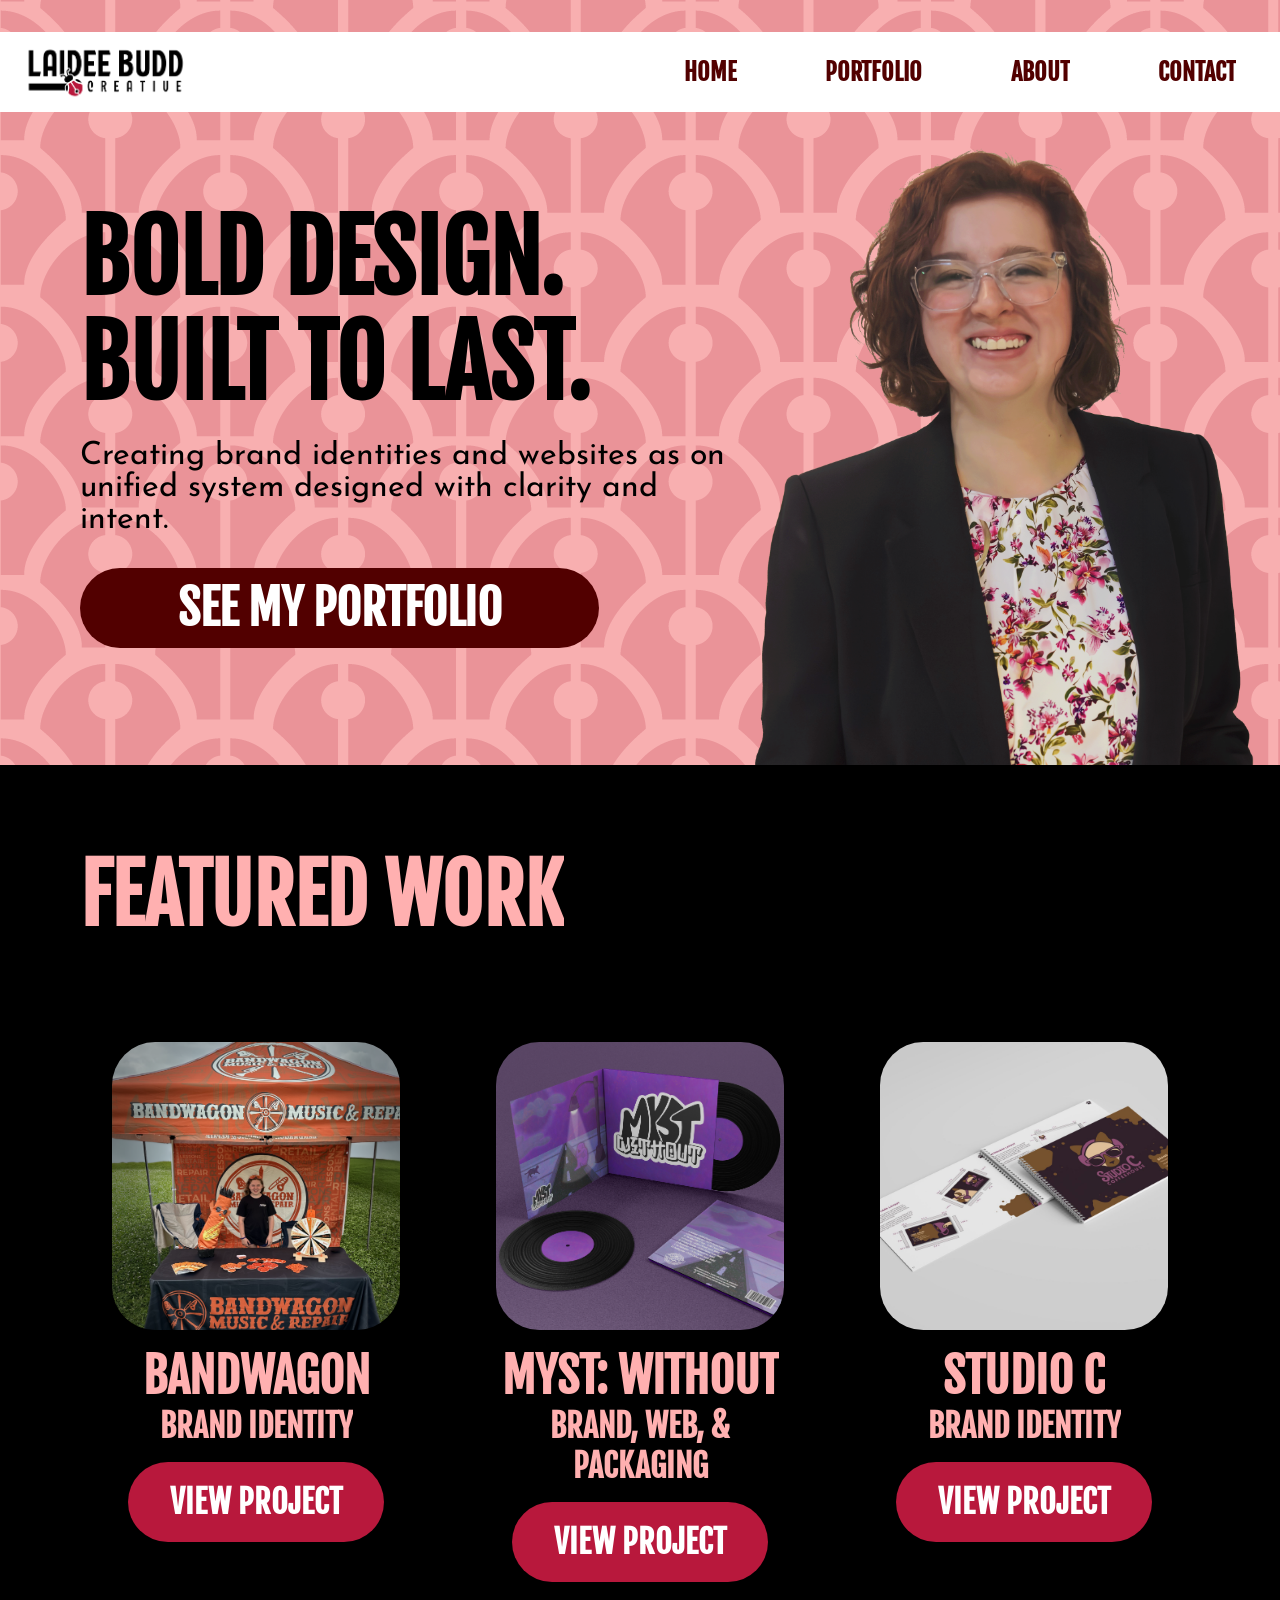
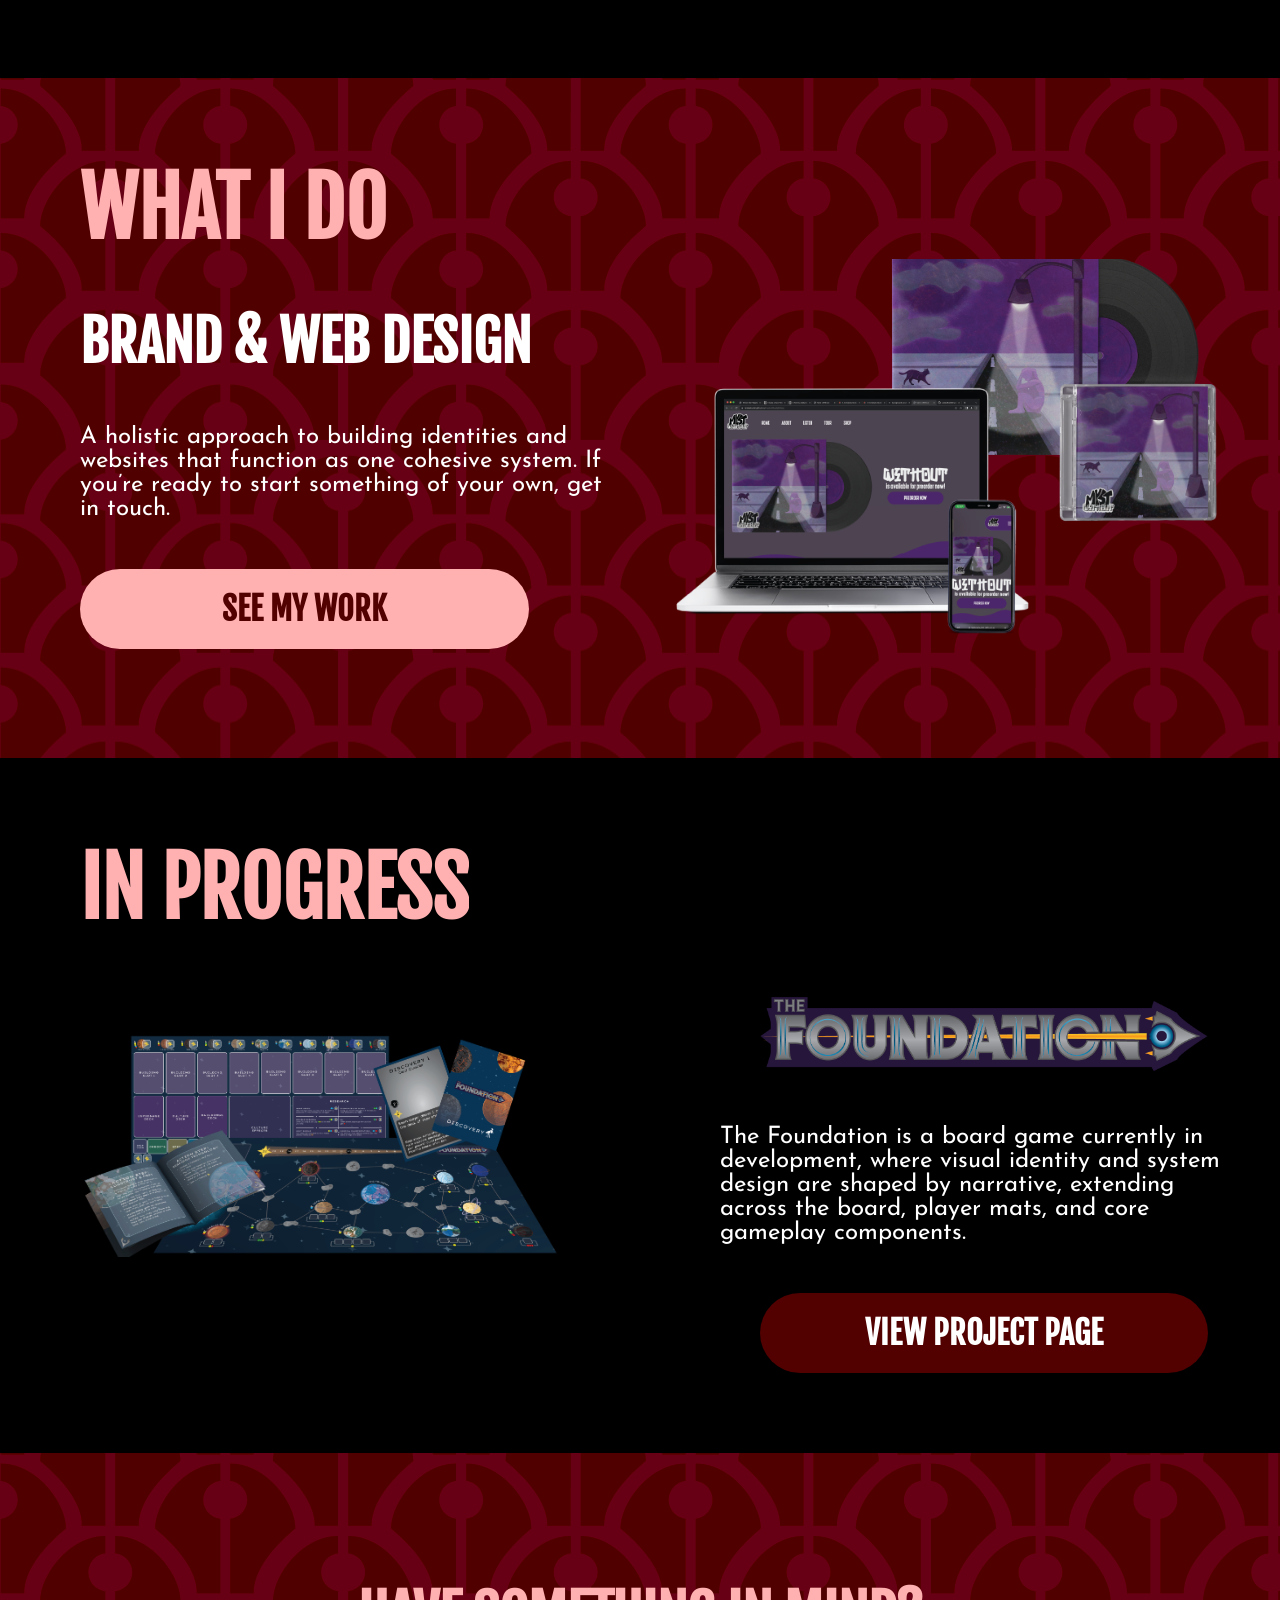
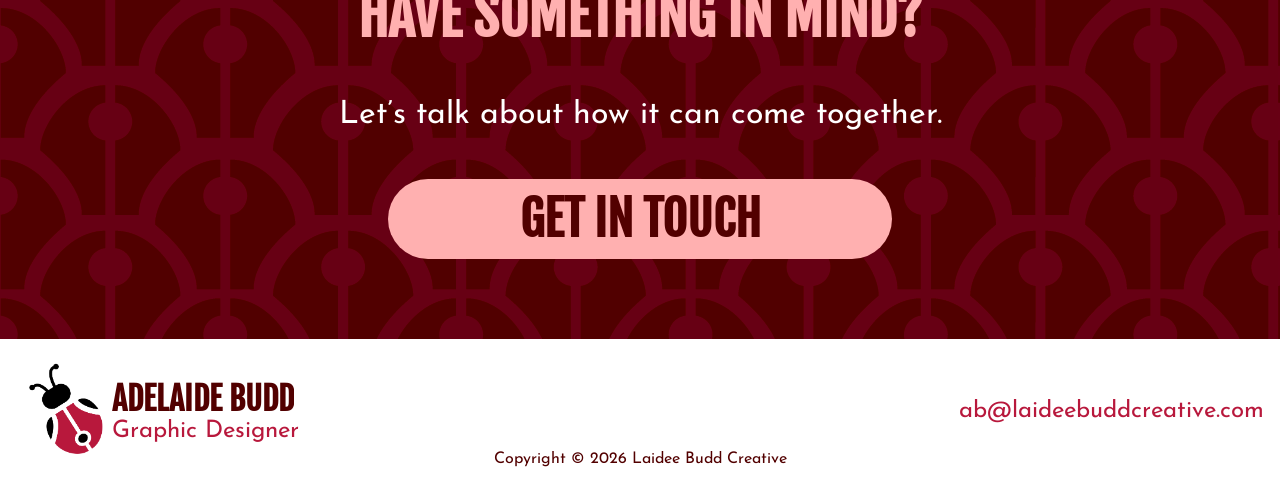
<file: index.html>
<!DOCTYPE html>
<html lang="en">
<head>
    <meta charset="UTF-8">
    <meta name="viewport" content="width=device-width, initial-scale=1.0">
    <title>Laidee Budd Creative - Home</title>
    <link rel="stylesheet" href="./sass/output.css">
    
    <link rel="preconnect" href="https://fonts.googleapis.com">
    <link rel="preconnect" href="https://fonts.gstatic.com" crossorigin>
    <link href="https://fonts.googleapis.com/css2?family=Fjalla+One&family=Josefin+Sans:ital,wght@0,100..700;1,100..700&display=swap" rel="stylesheet">
    <link rel="shortcut icon" href="./images/favicon.png" type="image/x-icon">
</head>
<body>
    <nav>
        <div id="nav-container">
            <div id="navbar">
                <a href="./index.html">               <img href="./index.html" src="./images/laidee-budd-creative-logo.png" alt="Laidee Budd Creative Logo"></a>
    
                <div id="hamburger" onclick="menuToggle()">&#9776;</div>
            </div>
            <div id="nav-items">
                <a href="./index.html">HOME</a>
                <a href="./portfolio.html">PORTFOLIO</a>
                <a href="./about.html">ABOUT</a>
                <a href="./contact.html">CONTACT</a>
            </div>
        </div>
    </nav>
    <header class="hero-grid-container hero-background">
            <div class="text-box">
                <h1>BOLD DESIGN. </h1>
                <h1 class="lower-line">BUILT TO LAST.</h1>
                <p>
                    Creating brand identities and websites as on unified system designed with clarity and intent.
                </p>
                <a href="./portfolio.html" class="button">SEE MY PORTFOLIO</a>
            </div>
            <img src="./images/headshot.png" alt="Adelaide Budd headshot">
    </header>

    <section>
        <h2>FEATURED WORK</h2>
        <div class="card-grid">
            <div class="card bandwagon">
                <img src="./images/bandwagon-tradeshowbooth.png" alt="Bandwagon Music & Repair branded event booth with custom canopy, signage, and promotional materials.">
                <h4>BANDWAGON</h4>
                <h5>BRAND IDENTITY</h5>
                <a href="./bandwagon.html" class="button">VIEW PROJECT</a>
            </div>
            <div class="card myst">
                <img src="./images/vinyl_mockup.png" alt="Vinyl packaging mockup for Myst: Without featuring illustrated album artwork and record sleeves.">
                <h4>MYST: WITHOUT</h4>
                <h5>BRAND, WEB, & PACKAGING</h5>
                <a href="./myst.html" class="button">VIEW PROJECT</a>
            </div>
            <div class="card studio-c">
                <img src="./images/STUDIO C BRAND GUIDE.jpeg" alt="Studio C Coffeehouse brand guide mockup featuring logo, business card, and stationery designs.">
                <h4>STUDIO C</h4>
                <h5>BRAND IDENTITY</h5>
                <a href="./studioc.html" class="button">VIEW PROJECT</a>
            </div>
        </div>

    </section>

    <section class="red-brand-background">
        <h2>WHAT I DO</h2>
        <div class="grid-container what-i-do">
            <div class="text-box">

                <h3>BRAND & WEB DESIGN</h3>
                <p>A holistic approach to building identities and websites that function as one cohesive system. If you’re ready to start something of your own, get in touch.</p>
                <a href="./portfolio.html" class="button">SEE MY WORK</a>
            </div>
            <img class="section-img" src="./images/myst-webPackaging.png" alt="Myst: Without branding mockup featuring album Packaging, vinyl record, CD case, and Responsive Website designs displayed across desktop and mobile screens.">

        </div>

    </section>

    <section>
        <h2>IN PROGRESS</h2>
        <div class="grid-container foundation">
            <div class="text-box foundation">

                <img class="foundation-logo" src="./images/The-Foundation-Logo.png" alt="The Foundation Board Game Logo">
                <p>The Foundation is a board game currently in development, where visual identity and system design are shaped by narrative, extending across the board, player mats, and core gameplay components.</p>
                <a href="./altaira-studios.html" class="button">VIEW PROJECT PAGE</a>
            </div>
            <img class="section-img" src="./images/the-foundation-mockup.png" alt="Board game design mockup for The Foundation featuring a space-themed game board, discovery cards, and rulebook layouts with sci-fi inspired UI, iconography, and planetary artwork.">

        </div>

    </section>

    <div class="cta red-brand-background">
        <h1>HAVE SOMETHING IN MIND?</h1>
        <p>Let’s talk about how it can come together.</p>
        <a href="./contact.html" class="button">GET IN TOUCH</a>

    </div>

    <footer>
        <div class="main-section">
            <div class="name-with-icon">
                <img src="./images/Laidee Budd Creative Logo-03.png" alt="Laidee Budd Creative Submark Ladybug with Pen Icon">
                <div class="namestack">
                    <h5>ADELAIDE BUDD</h5>
                    <p>Graphic Designer</p>
                    
                </div>
            </div>
            <a href="mailto:ab@laideebuddcreative.com">ab@laideebuddcreative.com</a>
        </div>
        <p class="copyright">Copyright © 2026 Laidee Budd Creative</p>

    </footer>
    

    <script src="./script.js"></script>
</body>
</html>
</file>
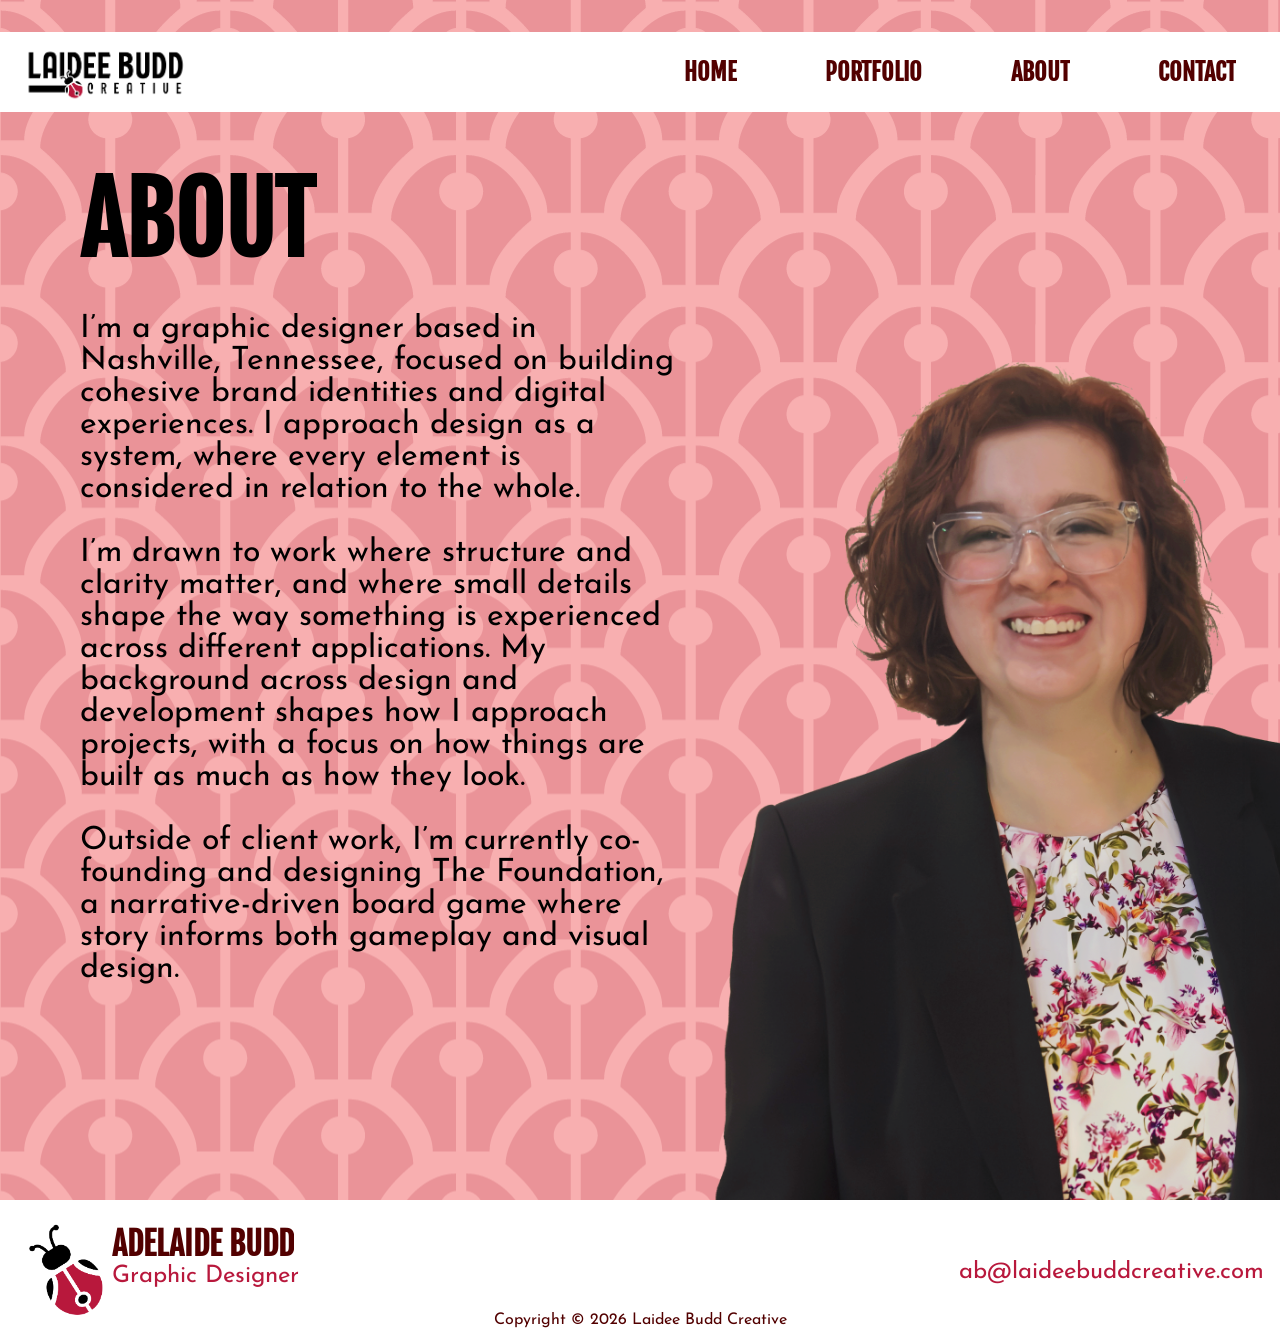
<file: about.html>
<!DOCTYPE html>
<html lang="en">
<head>
    <meta charset="UTF-8">
    <meta name="viewport" content="width=device-width, initial-scale=1.0">
    <title>Laidee Budd Creative | About</title>

    <link rel="stylesheet" href="./sass/about.css">
    
    <link rel="preconnect" href="https://fonts.googleapis.com">
    <link rel="preconnect" href="https://fonts.gstatic.com" crossorigin>
    <link href="https://fonts.googleapis.com/css2?family=Fjalla+One&family=Josefin+Sans:ital,wght@0,100..700;1,100..700&display=swap" rel="stylesheet">
    <link rel="shortcut icon" href="./images/favicon.png" type="image/x-icon">
</head>
<body>
    <nav>
        <div id="nav-container">
            <div id="navbar">
                <img src="./images/laidee-budd-creative-logo.png" alt="Laidee Budd Creative Logo">
    
                <div id="hamburger" onclick="menuToggle()">&#9776;</div>
            </div>
            <div id="nav-items">
                <a href="./index.html">HOME</a>
                <a href="./portfolio.html">PORTFOLIO</a>
                <a href="./about.html">ABOUT</a>
                <a href="./contact.html">CONTACT</a>
            </div>
        </div>
    </nav>

    <header class="about">
        <h1>ABOUT</h1>
        <div class="grid-box">
            <p>I’m a graphic designer based in Nashville, Tennessee, focused on building cohesive brand identities and digital experiences. I approach design as a system, where every element is considered in relation to the whole.
                <br><br>

                I’m drawn to work where structure and clarity matter, and where small details shape the way something is experienced across different applications. My background across design and development shapes how I approach projects, with a focus on how things are built as much as how they look.

                <br><br>
                
                Outside of client work, I’m currently co-founding and designing The Foundation, a narrative-driven board game where story informs both gameplay and visual design.</p>
                <img src="./images/headshot.png" alt="headshot of Adelaide Budd">
        </div>

        
    </header>

    <footer>
        <div class="main-section">
            <div class="name-with-icon">
                <img src="./images/Laidee Budd Creative Logo-03.png" alt="Laidee Budd Creative Submark Ladybug with Pen Icon">
                <div class="namestack">
                    <h5>ADELAIDE BUDD</h5>
                    <p>Graphic Designer</p>
                    
                </div>
            </div>
            <a href="mailto:ab@laideebuddcreative.com">ab@laideebuddcreative.com</a>
        </div>
        <p class="copyright">Copyright © 2026 Laidee Budd Creative</p>

    </footer>

    <script src="./script.js"></script>
    
</body>
</html>
</file>
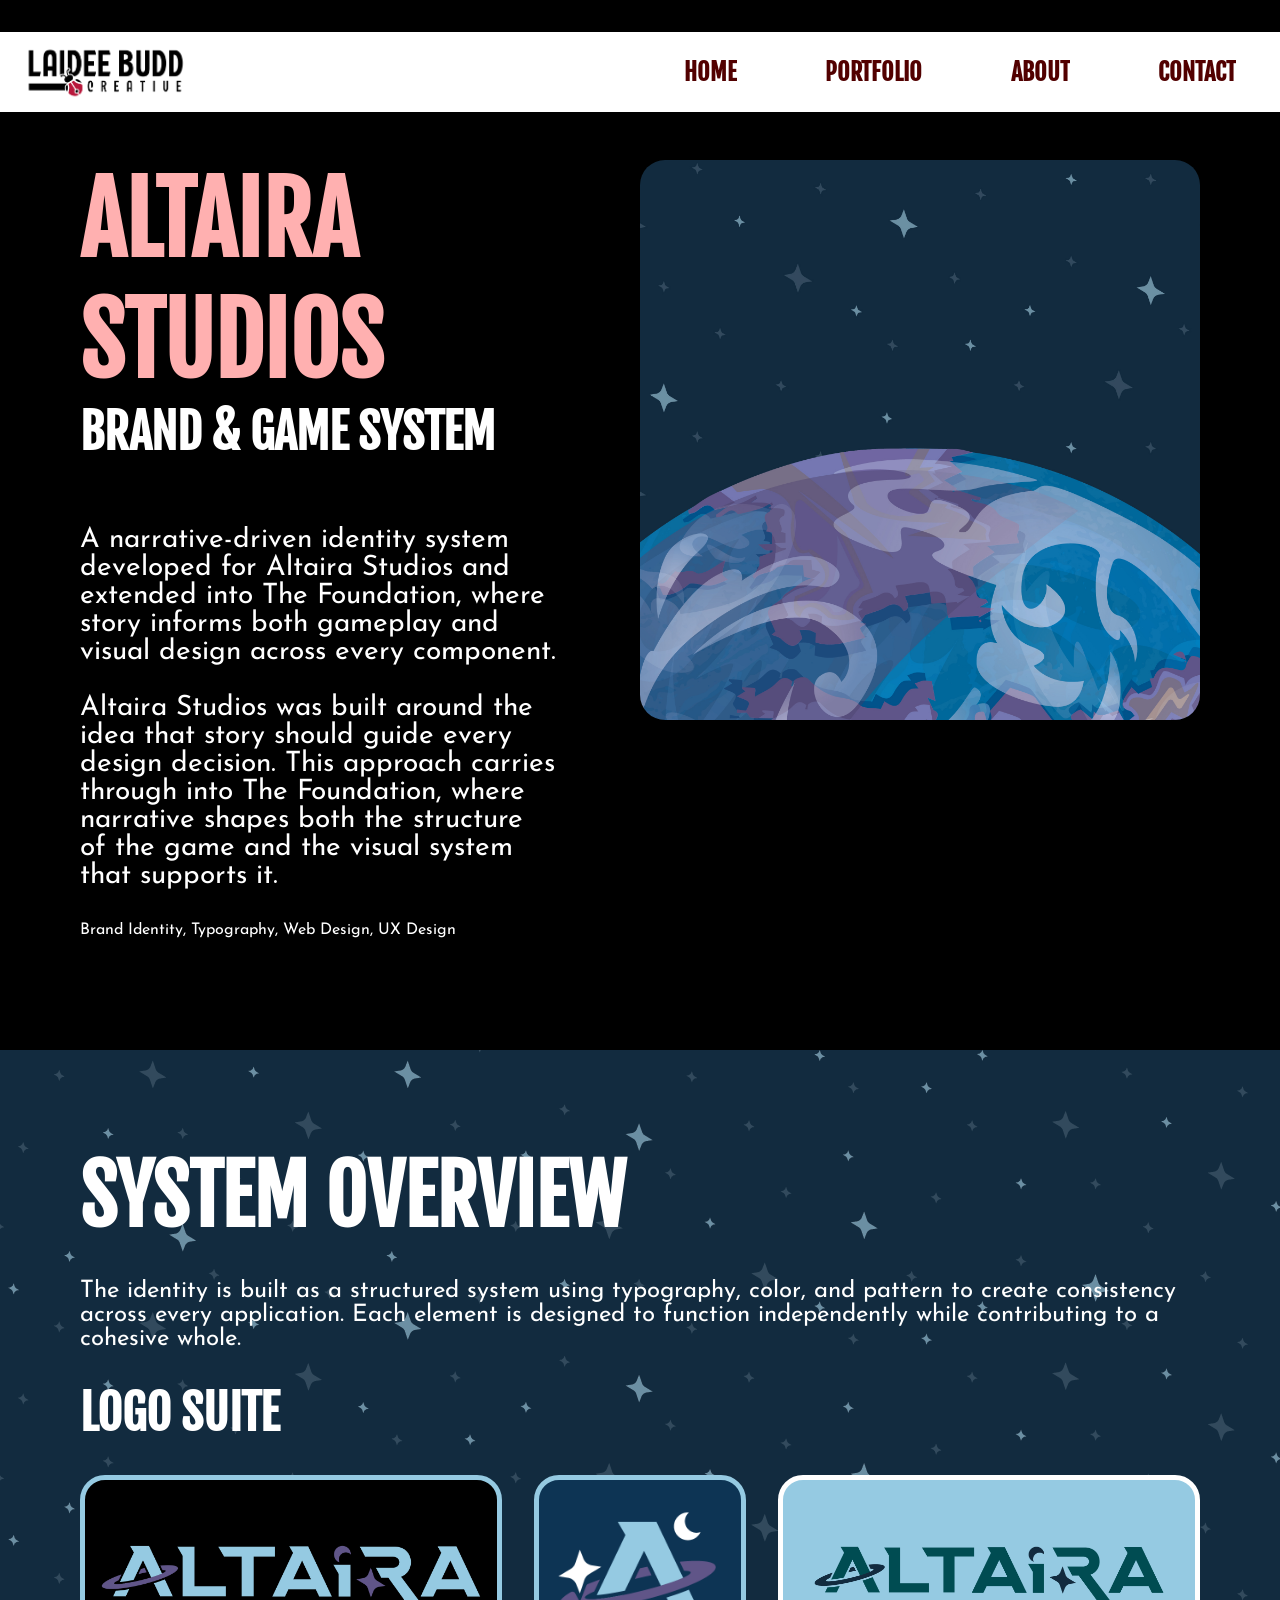
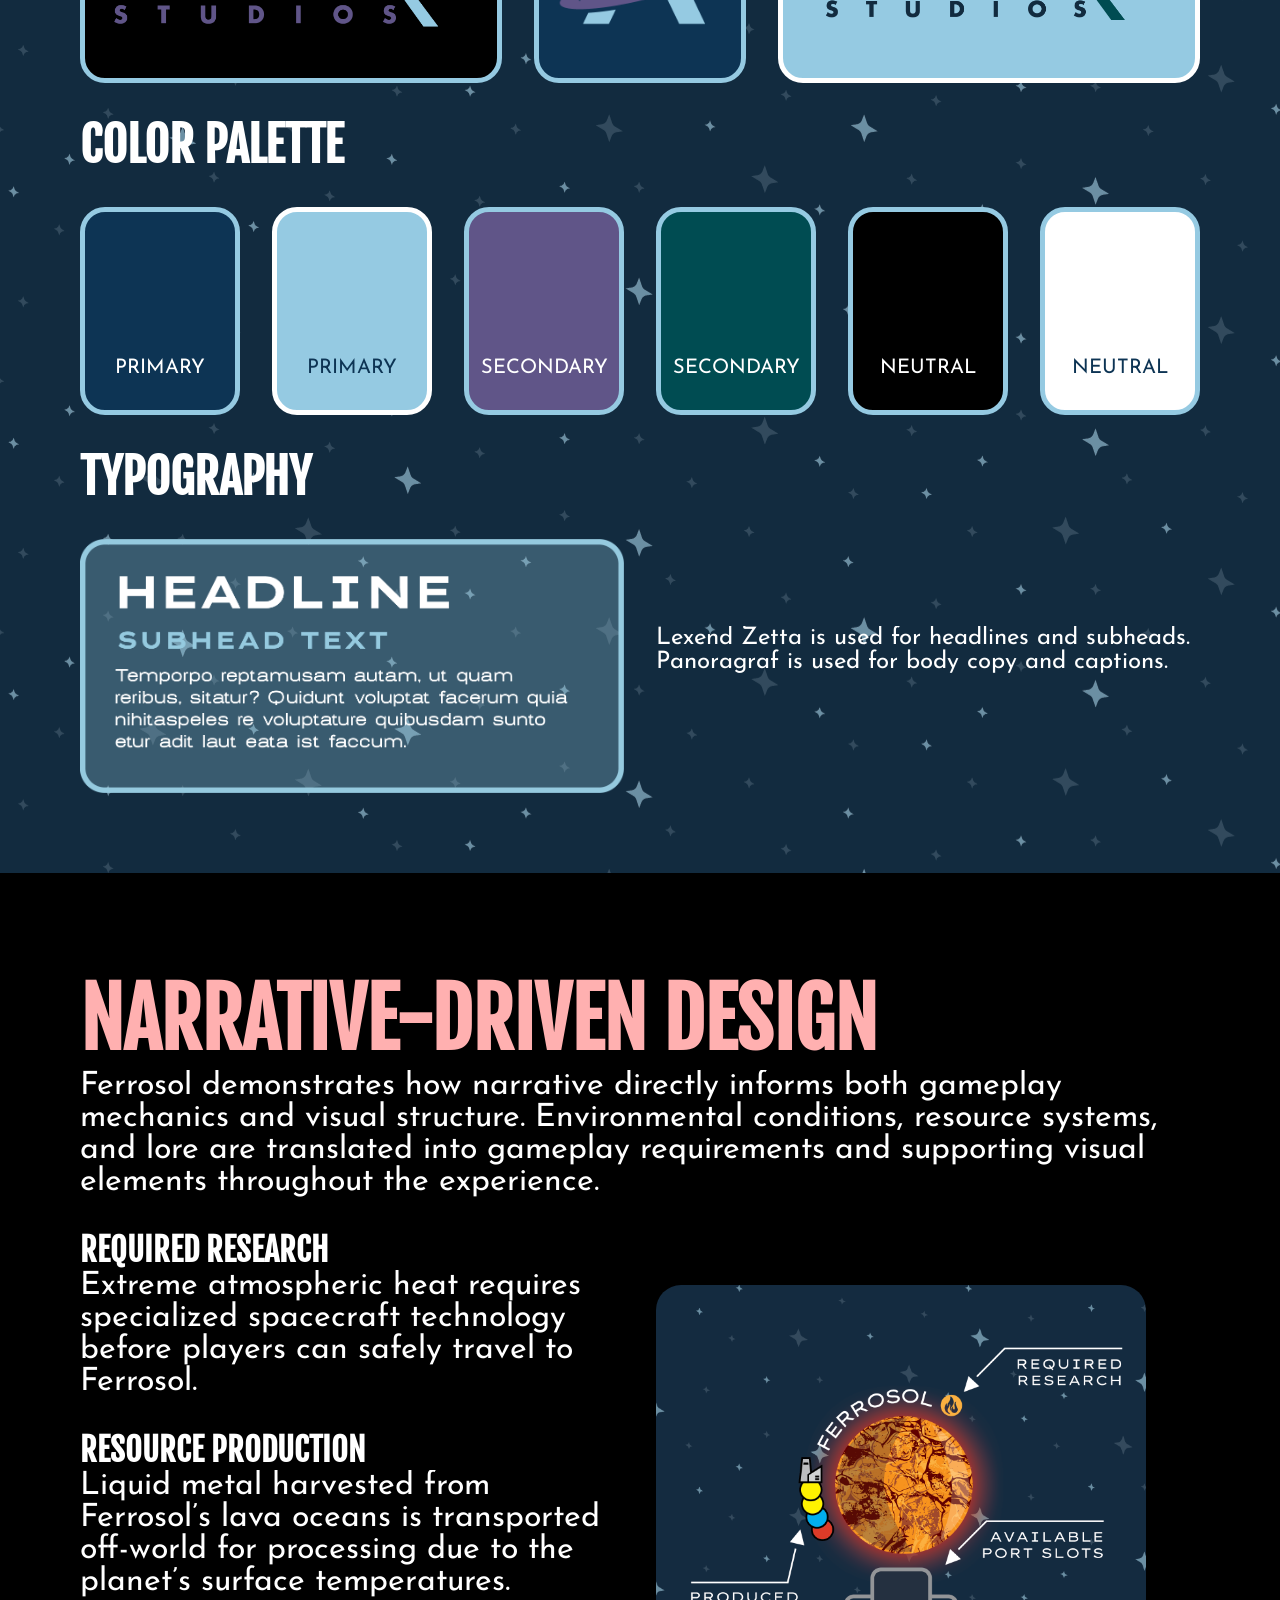
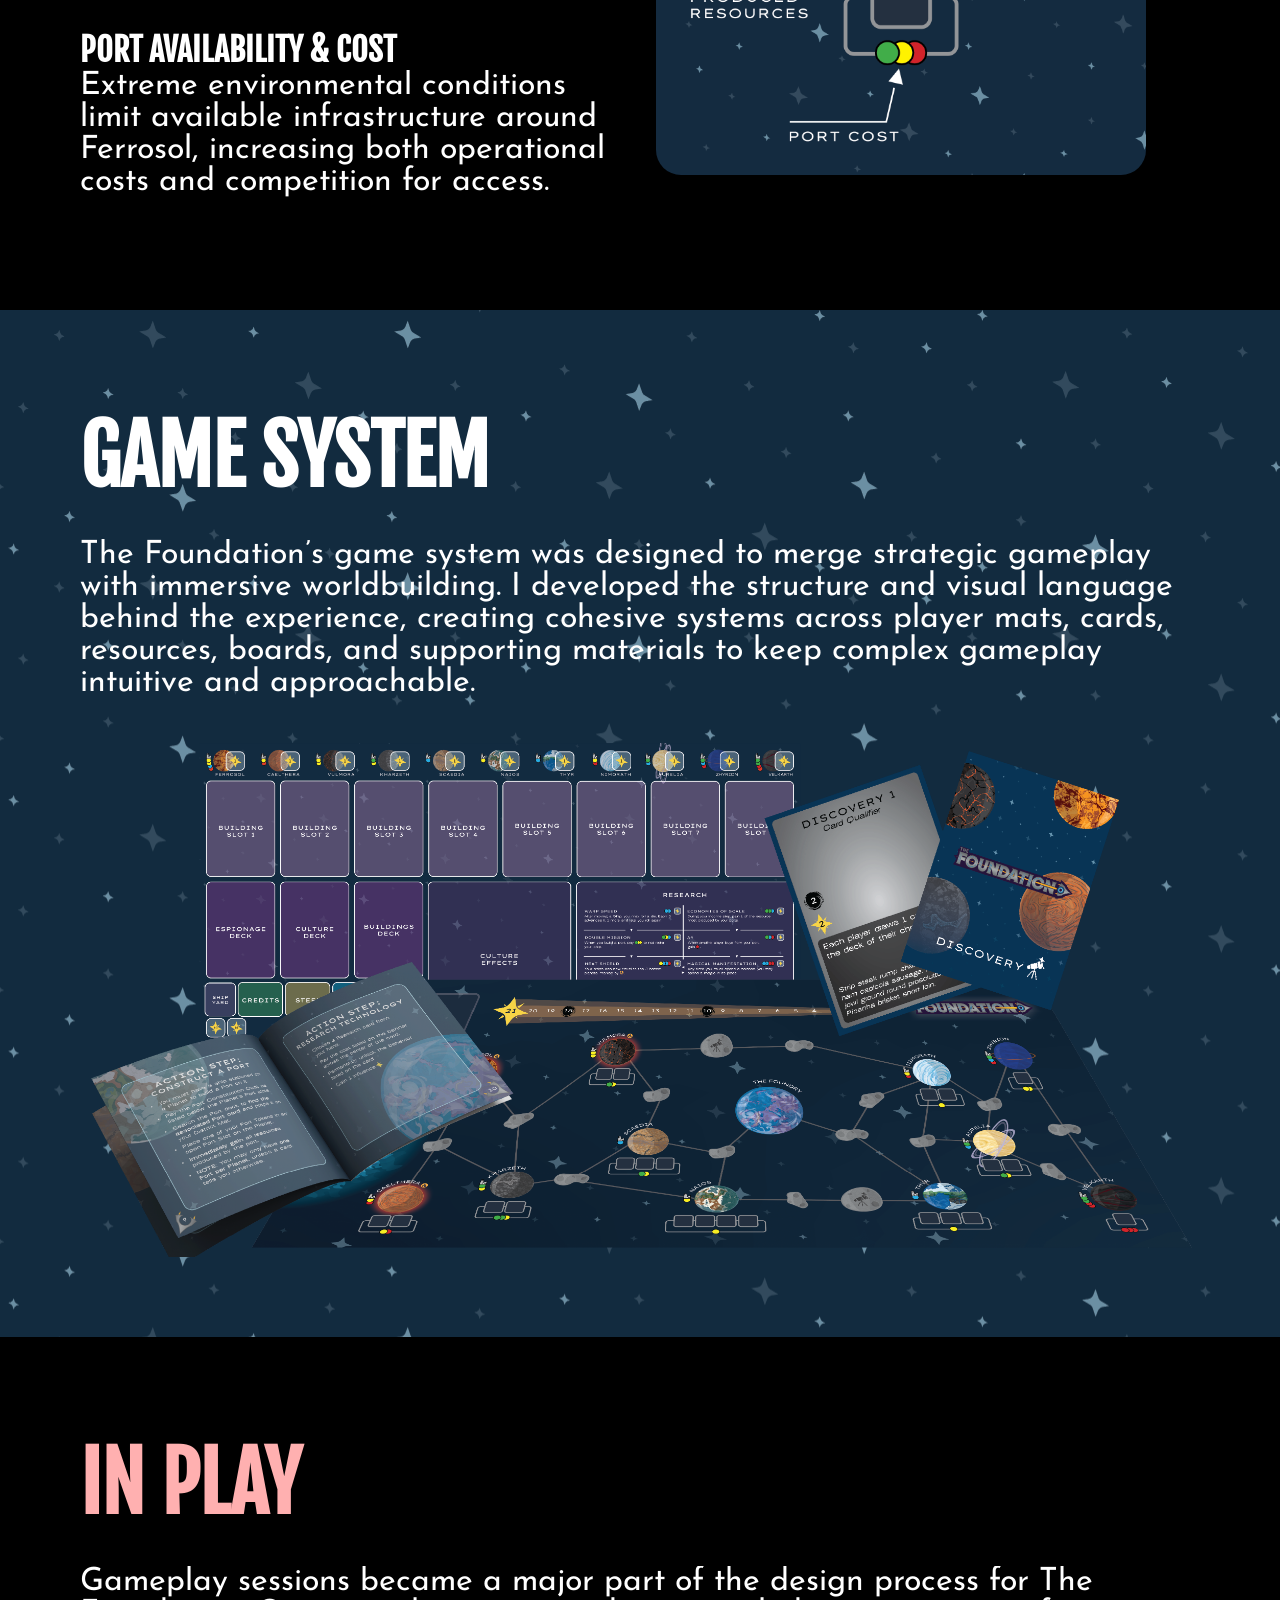
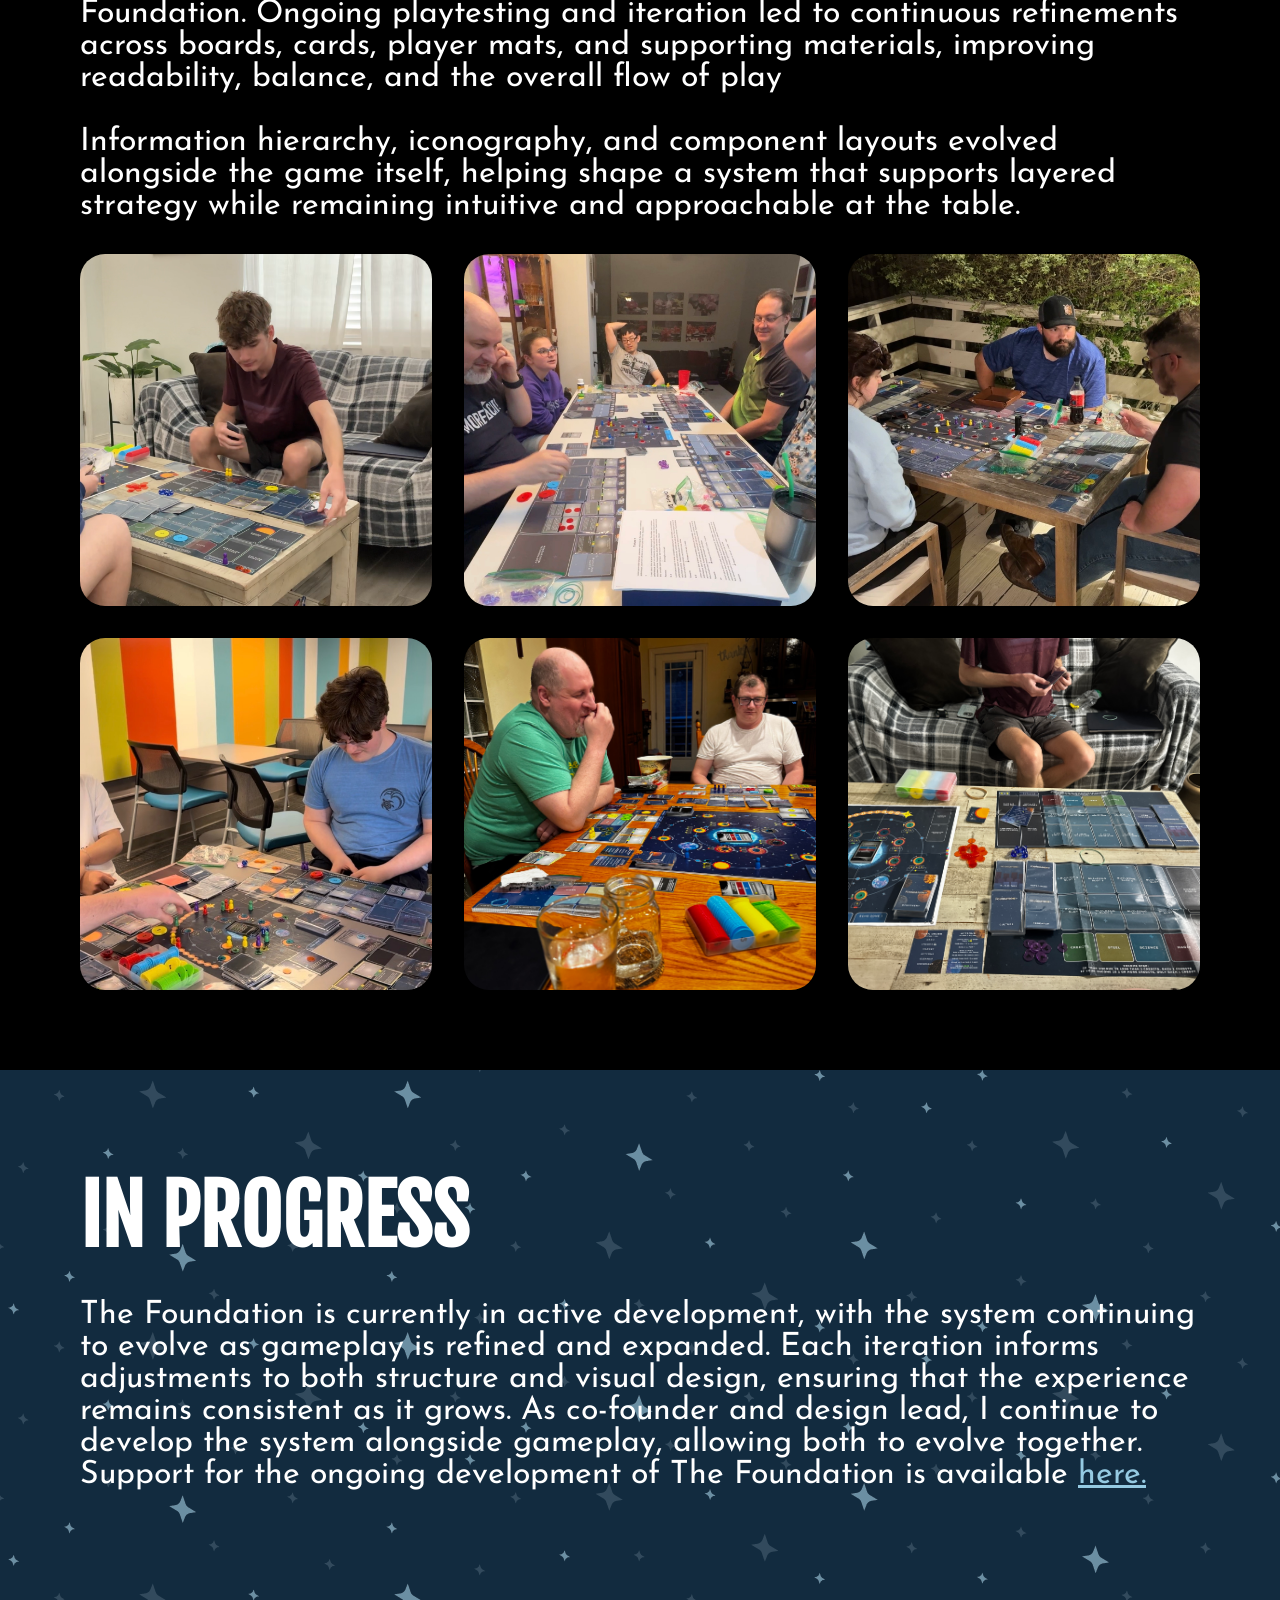
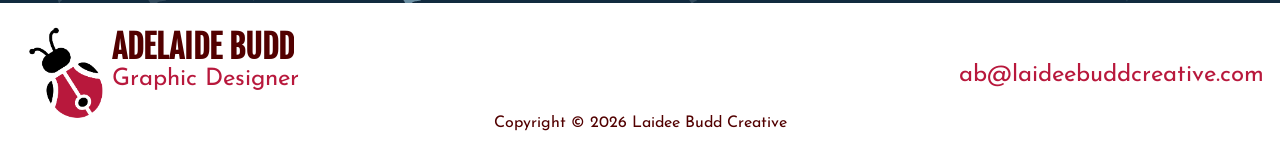
<file: altaira-studios.html>
<!DOCTYPE html>
<html lang="en">
<head>
    <meta charset="UTF-8">
    <meta name="viewport" content="width=device-width, initial-scale=1.0">
    <title>Laidee Budd Creative | Altaira Studios</title>

    <link rel="stylesheet" href="./sass/project.css">
    
    <link rel="preconnect" href="https://fonts.googleapis.com">
    <link rel="preconnect" href="https://fonts.gstatic.com" crossorigin>
    <link href="https://fonts.googleapis.com/css2?family=Fjalla+One&family=Josefin+Sans:ital,wght@0,100..700;1,100..700&display=swap" rel="stylesheet">
    <link rel="shortcut icon" href="./images/favicon.png" type="image/x-icon">
</head>
<body>
    <nav>
        <div id="nav-container">
            <div id="navbar">
                <a href="./index.html">               <img href="./index.html" src="./images/laidee-budd-creative-logo.png" alt="Laidee Budd Creative Logo"></a>
    
                <div id="hamburger" onclick="menuToggle()">&#9776;</div>
            </div>
            <div id="nav-items">
                <a href="./index.html">HOME</a>
                <a href="./portfolio.html">PORTFOLIO</a>
                <a href="./about.html">ABOUT</a>
                <a href="./contact.html">CONTACT</a>
            </div>
        </div>
    </nav>

    <header>
        <div class="headlines">
            <h1>ALTAIRA STUDIOS</h1>
            <h3>BRAND & GAME SYSTEM</h3>
        </div>
        <div class="textbox">
            <p>A narrative-driven identity system developed for Altaira Studios and extended into The Foundation, where story informs both gameplay and visual design across every component. <br><br>

                Altaira Studios was built around the idea that story should guide every design decision. This approach carries through into The Foundation, where narrative shapes both the structure of the game and the visual system that supports it.</p>
            <p class="small-text">Brand Identity, Typography, Web Design, UX Design</p>

        </div>
        <img class="hero-image" src="./images/altaira-space.jpg" alt="space and planets brand asset">

    </header>

    <section class="overview altaira-background">
        <div class="text-box altaira">
            <h2>SYSTEM OVERVIEW</h2>
            <p>The identity is built as a structured system using typography, color, and pattern to create consistency across every application. Each element is designed to function independently while contributing to a cohesive whole.</p>
            
        </div>
        <div class="logo-suite">
            <h4 class="altaira">LOGO SUITE</h4>
            <div class="altaira-logos">
                <img class="black" src="./images/AltairaStudios.png" alt="Altaira Studios Main Logo">

                <img class="navy" src="./images/AltairaStudios-ICON.png" alt="Altaira Studios Icon Logo">

                <img class="blue" src="./images/AltairaStudios-14.png" alt="Bandwagon Tertiary Logo">
            </div>
        </div>
        <div class="color-palette">
            <h4 class="altaira">COLOR PALETTE</h4>
            <div class="altaira-color">
                <span class="navy"><p>PRIMARY</p></span>
                <span class="blue"><p>PRIMARY</p></span>
                <span class="purple"><p>SECONDARY</p></span>
                <span class="green"><p>SECONDARY</p></span>
                <span class="black"><p>NEUTRAL</p></span>
                <span class="white"><p>NEUTRAL</p></span>
            </div>
        </div>
        <div class="type">
            <h4 class="altaira">TYPOGRAPHY</h4>
            <div class="type-box">
                <img class="no-corners" src="./images/TYPOGRAPHY-EX-ALTAIRA.png" alt="Typography example with placeholder text">
                <p class="altaira">Lexend Zetta is used for headlines and subheads. Panoragraf is used for body copy and captions.</p>
            </div>
        </div>


    </section>

    <section class="in-practice">
        <h2>NARRATIVE-DRIVEN DESIGN</h2>
        <p class="altaira">Ferrosol demonstrates how narrative directly informs both gameplay mechanics and visual structure. Environmental conditions, resource systems, and lore are translated into gameplay requirements and supporting visual elements throughout the experience.</p>
        <div class="infographic-box">
            <img src="./images/ferrosol-infographic.png" alt="planet infographic">

            <div class="text-box altaira">
                <h4>REQUIRED RESEARCH</h4>
                <p>Extreme atmospheric heat requires specialized spacecraft technology before players can safely travel to Ferrosol.</p>

                <h4>RESOURCE PRODUCTION</h4>
                <p>Liquid metal harvested from Ferrosol’s lava oceans is transported off-world for processing due to the planet’s surface temperatures.</p>

                <h4>PORT AVAILABILITY & COST</h4>
                <p>Extreme environmental conditions limit available infrastructure around Ferrosol, increasing both operational costs and competition for access.</p>
            </div>
        </div>


    </section>

    <section class="altaira-background game-system">
        <h2>GAME SYSTEM</h2>
        <div class="content-box">
            <p>The Foundation’s game system was designed to merge strategic gameplay with immersive worldbuilding. I developed the structure and visual language behind the experience, creating cohesive systems across player mats, cards, resources, boards, and supporting materials to keep complex gameplay intuitive and approachable.</p>

            <img src="./images/the-foundation-mockup.png" alt="the Foundation board game materials mockup">
        </div>
    </section>

    <section class="in-play">
        <h2>IN PLAY</h2>
        <p class="altaira">Gameplay sessions became a major part of the design process for The Foundation. Ongoing playtesting and iteration led to continuous refinements across boards, cards, player mats, and supporting materials, improving readability, balance, and the overall flow of play <br><br>

            Information hierarchy, iconography, and component layouts evolved alongside the game itself, helping shape a system that supports layered strategy while remaining intuitive and approachable at the table.
        </p>
        <div class="photo-grid">
            <img class="photo1" src="./images/inplay1.png" alt="person Playing The Foundation">
            <img class="photo2" src="./images/inplay2.jpg" alt="group Playing The Foundation">
            <img class="photo3" src="./images/inplay3.jpg" alt="group Playing The Foundation">
            <img class="photo4" src="./images/inplay4.png" alt="Person Playing The Foundation">
            <img class="photo5" src="./images/inplay5.JPG" alt="group Playing The Foundation">
            <img class="photo6" src="./images/inplay6.JPG" alt="person Playing The Foundation">
        </div>
        

    </section>

    <div class="in-progress altaira-background altaira">
        <h2>IN PROGRESS</h2>
        <p>The Foundation is currently in active development, with the system continuing to evolve as gameplay is refined and expanded. Each iteration informs adjustments to both structure and visual design, ensuring that the experience remains consistent as it grows.

            As co-founder and design lead, I continue to develop the system alongside gameplay, allowing both to evolve together.
            
            Support for the ongoing development of The Foundation is available <a href="https://www.gofundme.com/f/support-the-foundation-game-development-journey">here.</a></p>
    </div>

    <footer>
        <div class="main-section">
            <div class="name-with-icon">
                <img src="./images/Laidee Budd Creative Logo-03.png" alt="Laidee Budd Creative Submark Ladybug with Pen Icon">
                <div class="namestack">
                    <h5>ADELAIDE BUDD</h5>
                    <p>Graphic Designer</p>
                    
                </div>
            </div>
            <a href="mailto:ab@laideebuddcreative.com">ab@laideebuddcreative.com</a>
        </div>
        <p class="copyright">Copyright © 2026 Laidee Budd Creative</p>

    </footer>
    <script src="./script.js"></script>
</body>
</html>
</file>
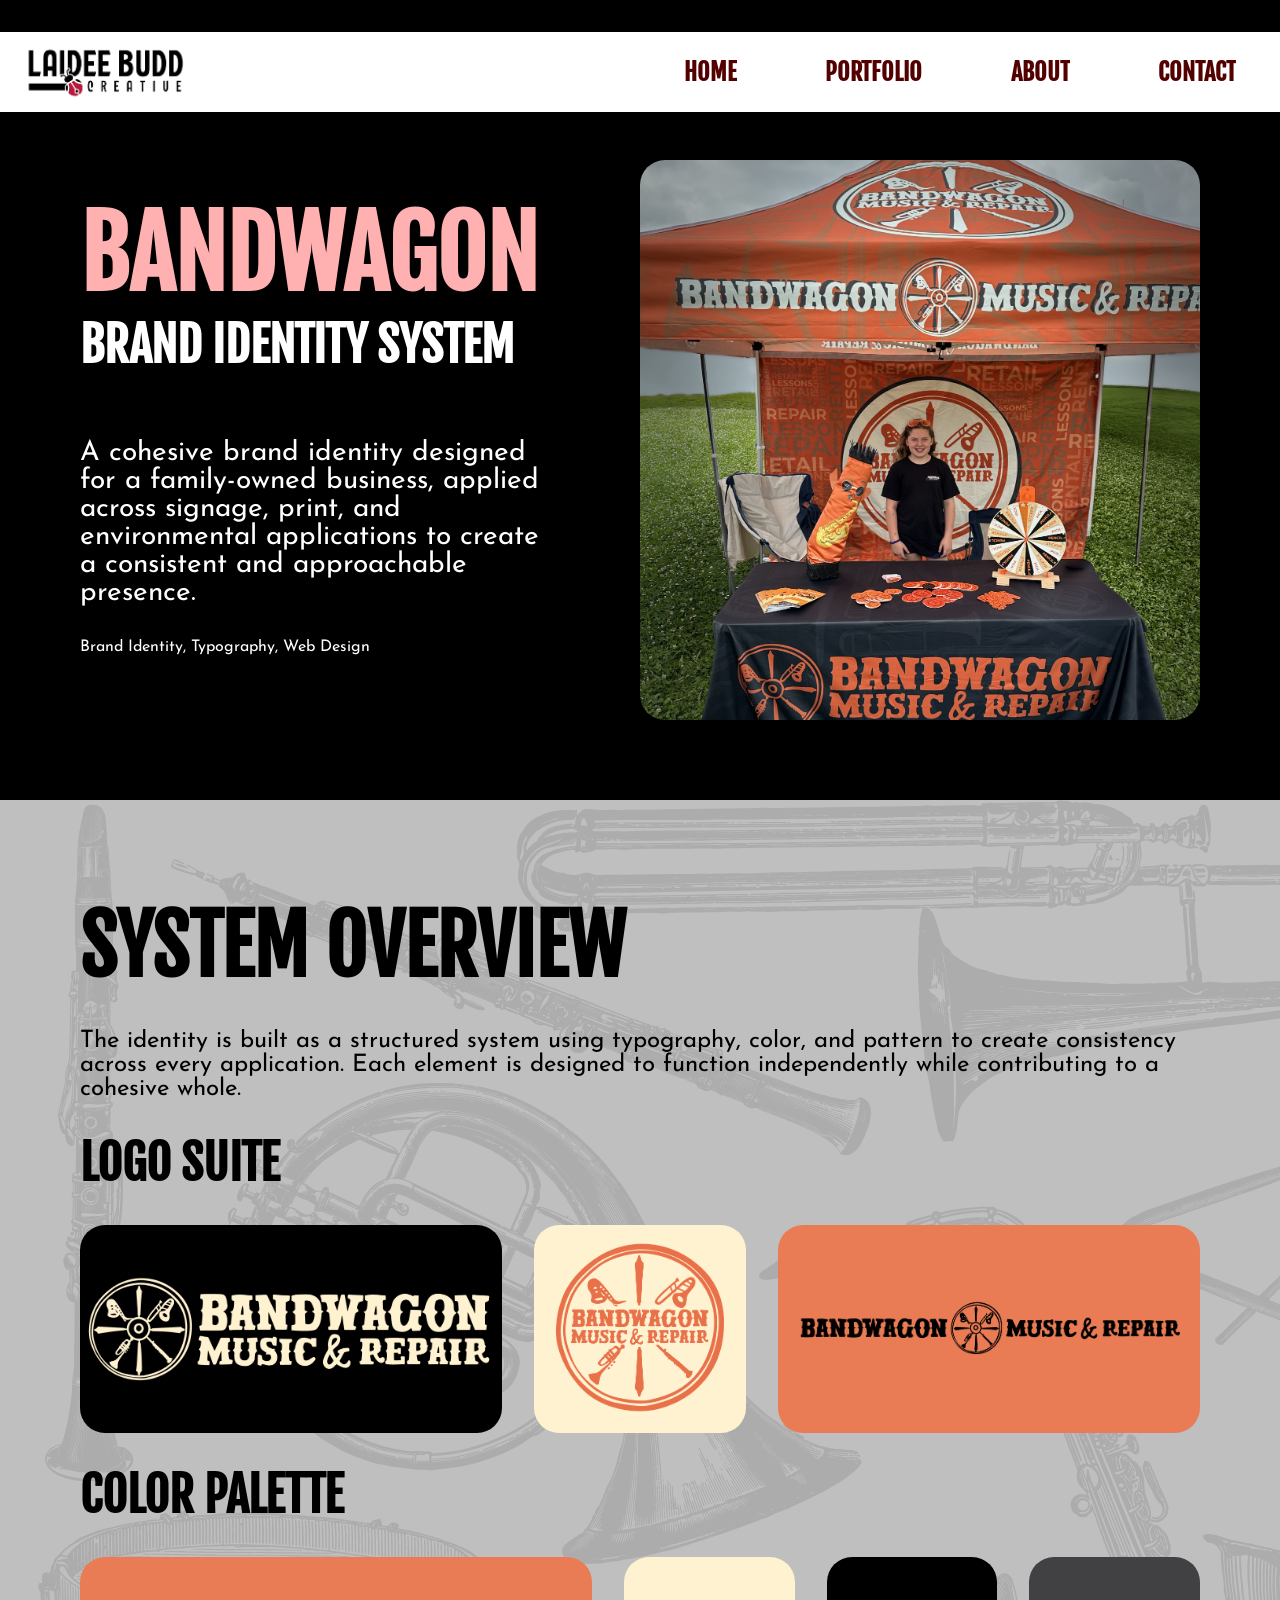
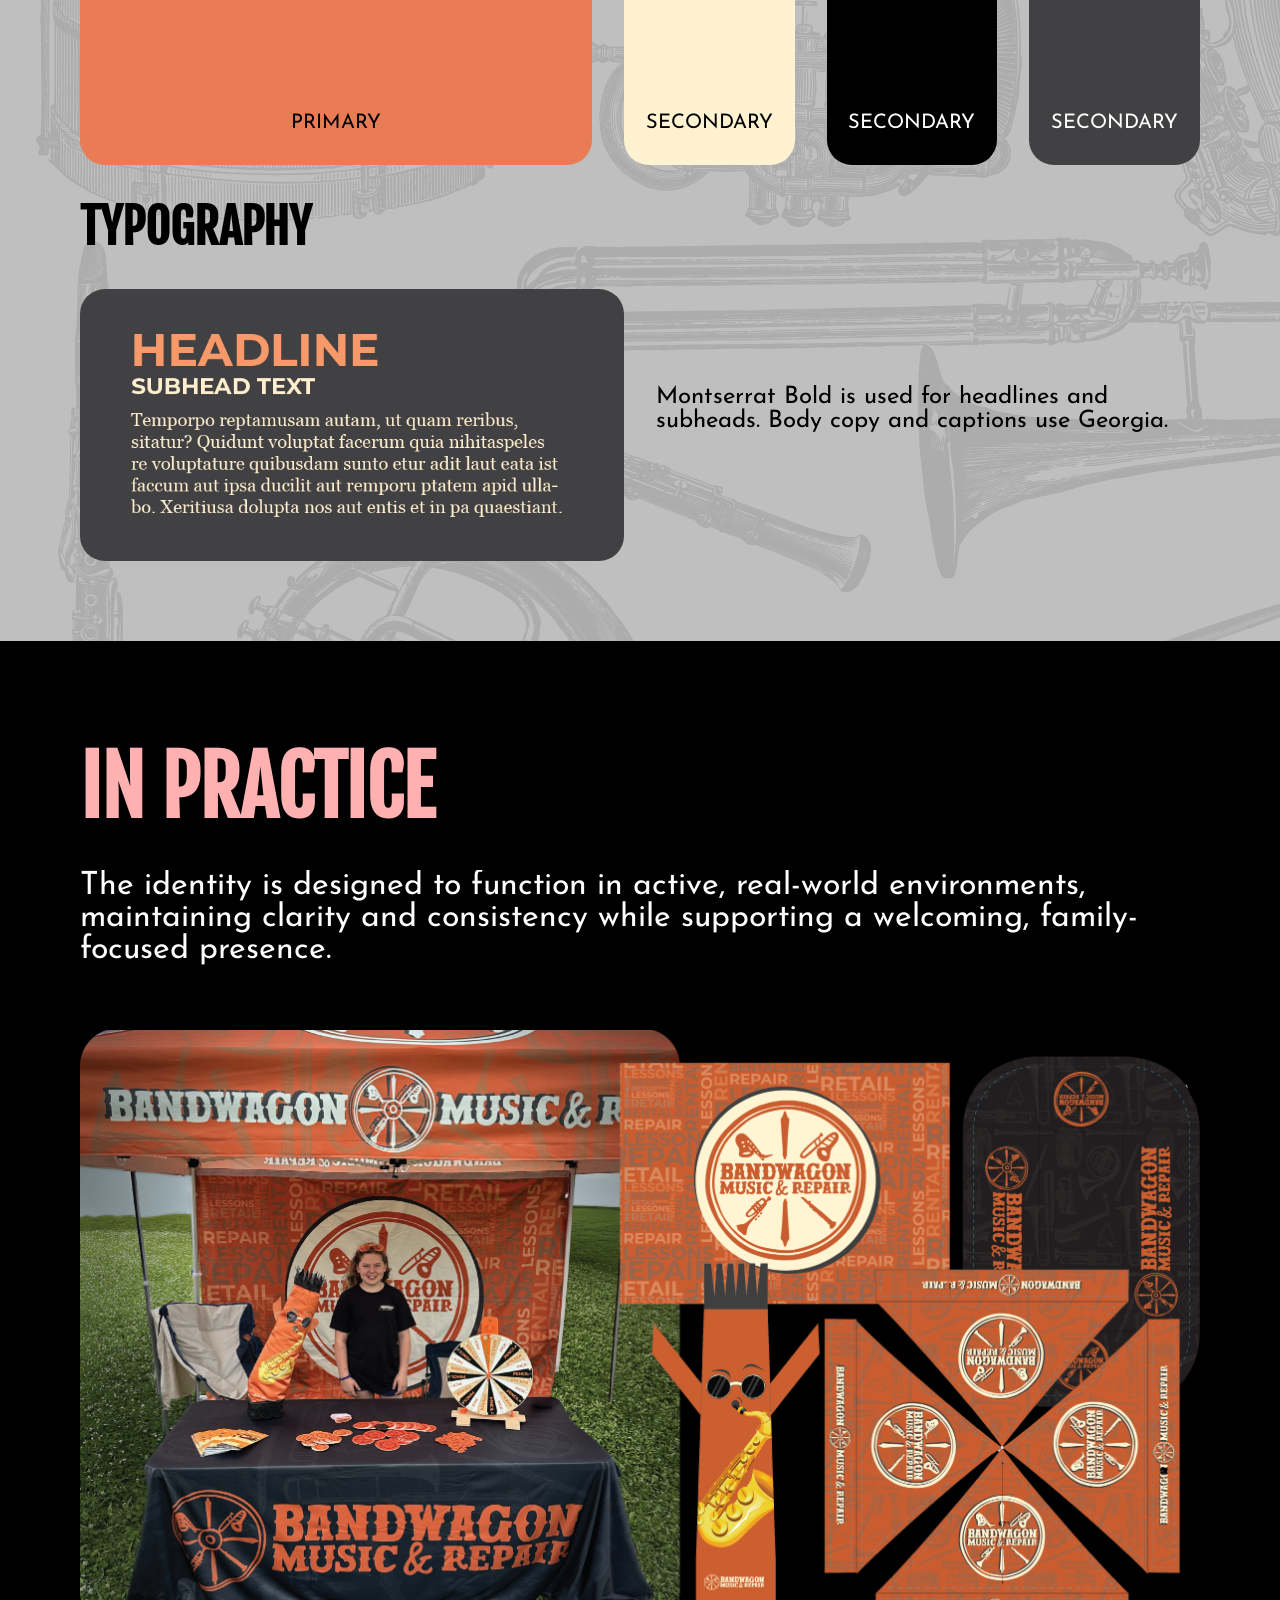
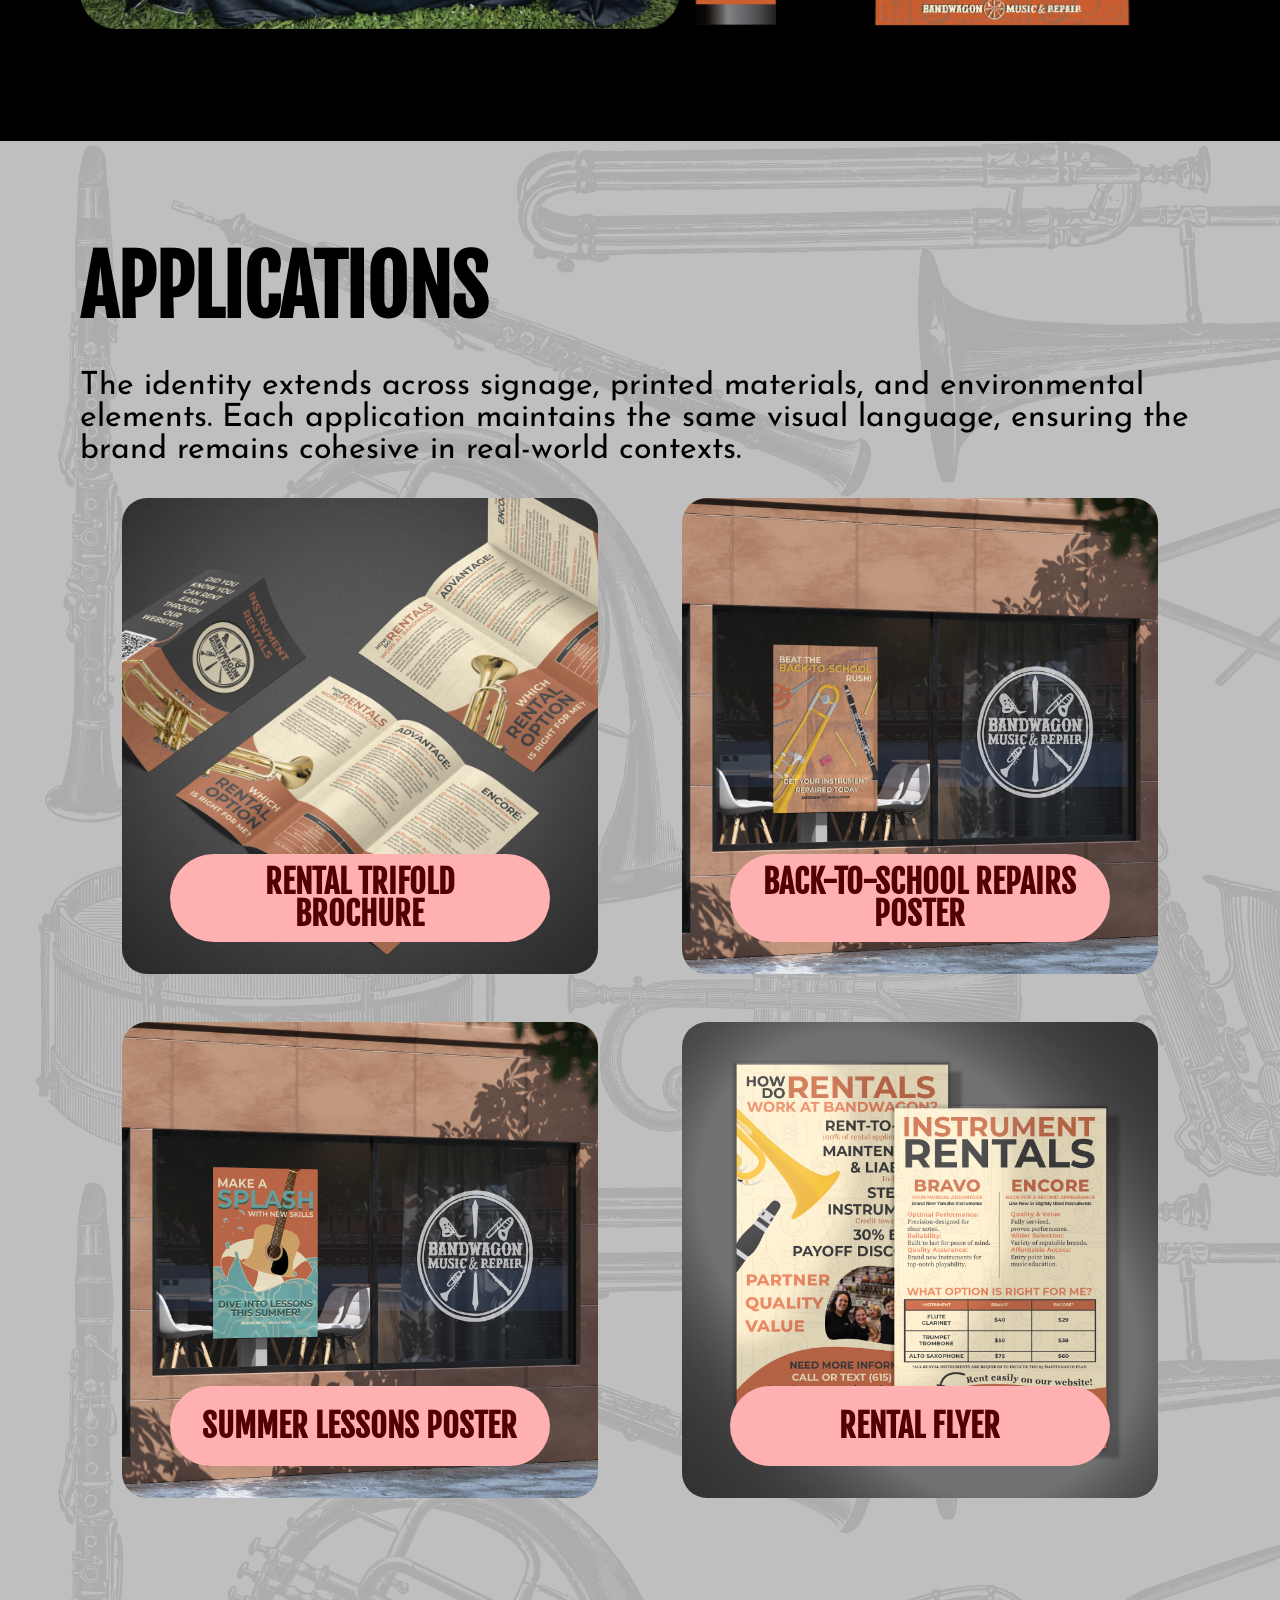
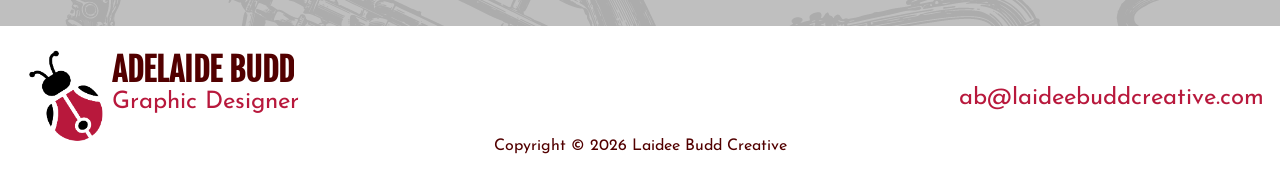
<file: bandwagon.html>
<!DOCTYPE html>
<html lang="en">
<head>
    <meta charset="UTF-8">
    <meta name="viewport" content="width=device-width, initial-scale=1.0">
    <title>Laidee Budd Creative | Bandwagon</title>

    <link rel="stylesheet" href="./sass/project.css">
    
    <link rel="preconnect" href="https://fonts.googleapis.com">
    <link rel="preconnect" href="https://fonts.gstatic.com" crossorigin>
    <link href="https://fonts.googleapis.com/css2?family=Fjalla+One&family=Josefin+Sans:ital,wght@0,100..700;1,100..700&display=swap" rel="stylesheet">
    <link rel="shortcut icon" href="./images/favicon.png" type="image/x-icon">
</head>
<body>
    <nav>
        <div id="nav-container">
            <div id="navbar">
                <a href="./index.html">               <img href="./index.html" src="./images/laidee-budd-creative-logo.png" alt="Laidee Budd Creative Logo"></a>
    
                <div id="hamburger" onclick="menuToggle()">&#9776;</div>
            </div>
            <div id="nav-items">
                <a href="./index.html">HOME</a>
                <a href="./portfolio.html">PORTFOLIO</a>
                <a href="./about.html">ABOUT</a>
                <a href="./contact.html">CONTACT</a>
            </div>
        </div>
    </nav>

    <header>
        <div class="headlines">
            <h1>BANDWAGON</h1>
            <h3>BRAND IDENTITY SYSTEM</h3>
        </div>
        <div class="textbox">
            <p>A cohesive brand identity designed for a family-owned business, applied across signage, print, and environmental applications to create a consistent and approachable presence.</p>
            <p class="small-text">Brand Identity, Typography, Web Design</p>

        </div>
        <img class="hero-image" src="./images/bandwagon-tradeshowbooth.png" alt="trade show booth in action">

    </header>

    <section class="overview bandwagon-background">
        <div class="text-box">
            <h2>SYSTEM OVERVIEW</h2>
            <p>The identity is built as a structured system using typography, color, and pattern to create consistency across every application. Each element is designed to function independently while contributing to a cohesive whole.</p>
            
        </div>
        <div class="logo-suite">
            <h4>LOGO SUITE</h4>
            <div class="bandwagon-logos">
                <img class="black" src="./images/bandwagon-logo-1.png" alt="Bandwagon Main Logo">

                <img class="cream" src="./images/bandwagon-logo-2.png" alt="Bandwagon Secondary Logo">

                <img class="orange" src="./images/bandwagon-logo-3.png" alt="Bandwagon Tertiary Logo">
            </div>
        </div>
        <div class="color-palette">
            <h4>COLOR PALETTE</h4>
            <div class="bandwagon-color">
                <span class="orange"><p>PRIMARY</p></span>
                <span class="cream"><p>SECONDARY</p></span>
                <span class="black"><p>SECONDARY</p></span>
                <span class="gray"><p>SECONDARY</p></span>
            </div>
        </div>
        <div class="type">
            <h4>TYPOGRAPHY</h4>
            <div class="type-box">
                <img src="./images/BANDWAGON-TYPE-EX.png" alt="Typography example with placeholder text">
                <p>Montserrat Bold is used for headlines and subheads. Body copy and captions use Georgia.</p>
            </div>
        </div>


    </section>

    <section class="in-practice">
        <h2>IN PRACTICE</h2>
        <div class="content-box">
            <img src="./images/bandwagon-mockup.png" alt="Event branding and promotional design for Bandwagon Music & Repair featuring an in-use festival booth alongside flat merchandise and print layouts including signage, table graphics, and inflatable tube man.">

            <p>The identity is designed to function in active, real-world environments, maintaining clarity and consistency while supporting a welcoming, family-focused presence.</p>
        </div>


    </section>

    <section class="applications bandwagon-background">
        <h2>APPLICATIONS</h2>
        <p>The identity extends across signage, printed materials, and environmental elements. Each application maintains the same visual language, ensuring the brand remains cohesive in real-world contexts.</p>
        <div class="mini-grid">
            <div class="portfolio-card" id="rental-trifold">
                <p class="button">RENTAL TRIFOLD BROCHURE</p>
    
            </div>
    
            <div class="portfolio-card" id="school-poster">
                <p class="button">BACK-TO-SCHOOL REPAIRS POSTER</p>
    
            </div>
            <div class="portfolio-card" id="lessons-poster">
                <p class="button">SUMMER LESSONS POSTER</p>
    
            </div>
    
            <div class="portfolio-card" id="rental-flyer">
                <p class="button">RENTAL FLYER</p>
    
            </div>
        </div>

    </section>

    <footer>
        <div class="main-section">
            <div class="name-with-icon">
                <img src="./images/Laidee Budd Creative Logo-03.png" alt="Laidee Budd Creative Submark Ladybug with Pen Icon">
                <div class="namestack">
                    <h5>ADELAIDE BUDD</h5>
                    <p>Graphic Designer</p>
                    
                </div>
            </div>
            <a href="mailto:ab@laideebuddcreative.com">ab@laideebuddcreative.com</a>
        </div>
        <p class="copyright">Copyright © 2026 Laidee Budd Creative</p>

    </footer>
    <script src="./script.js"></script>
</body>
</html>
</file>
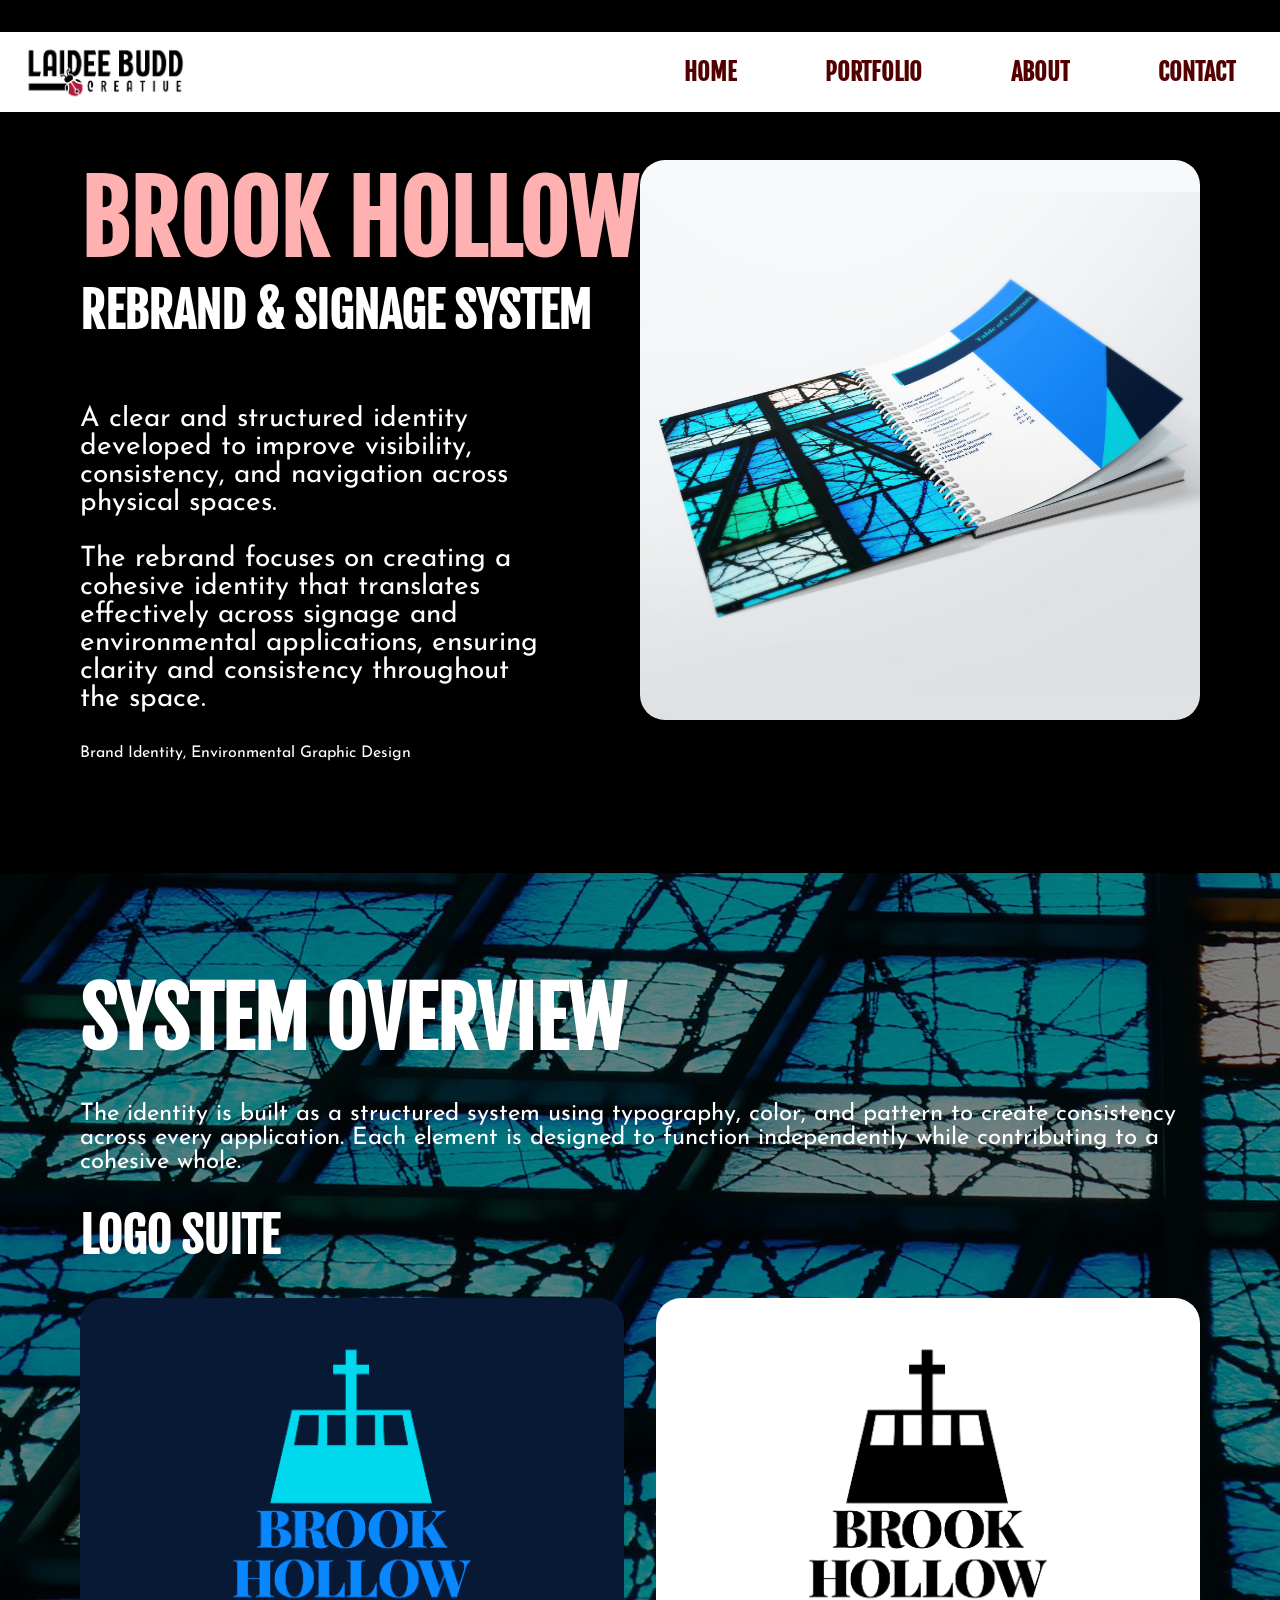
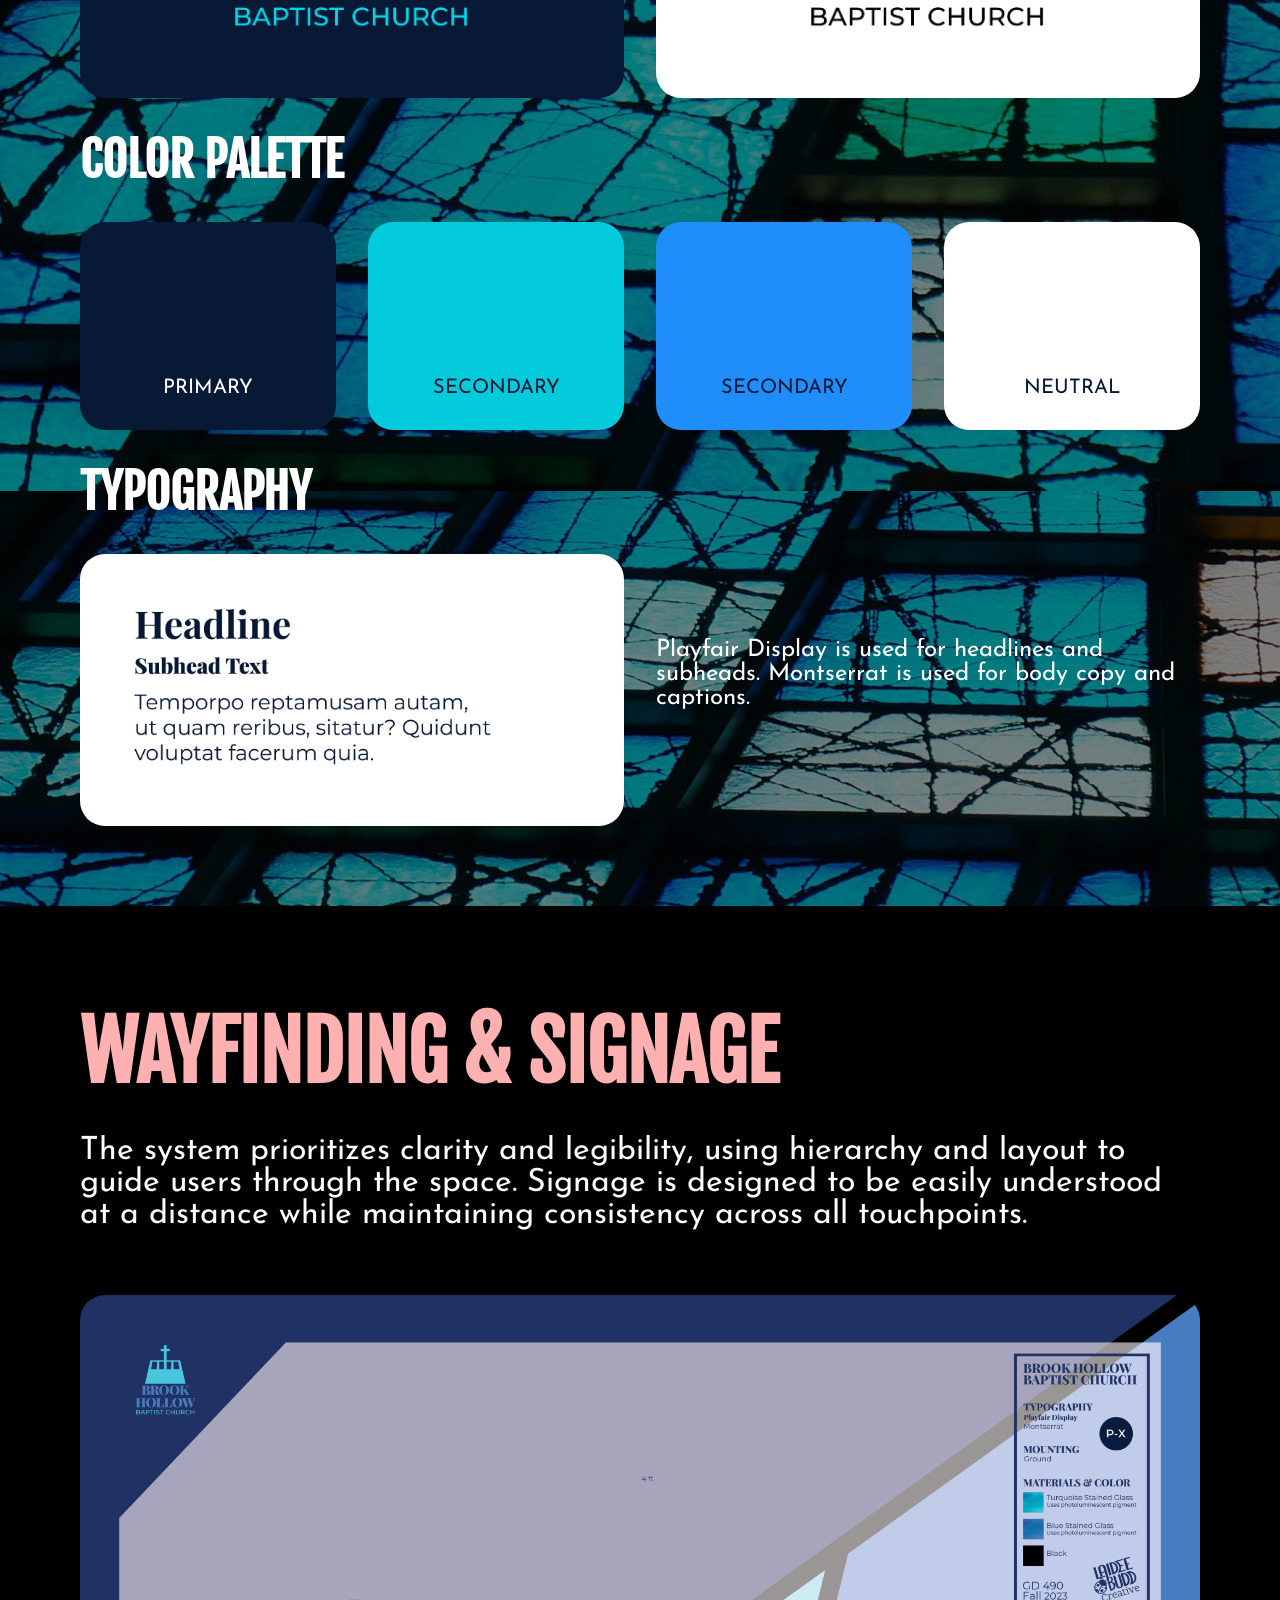
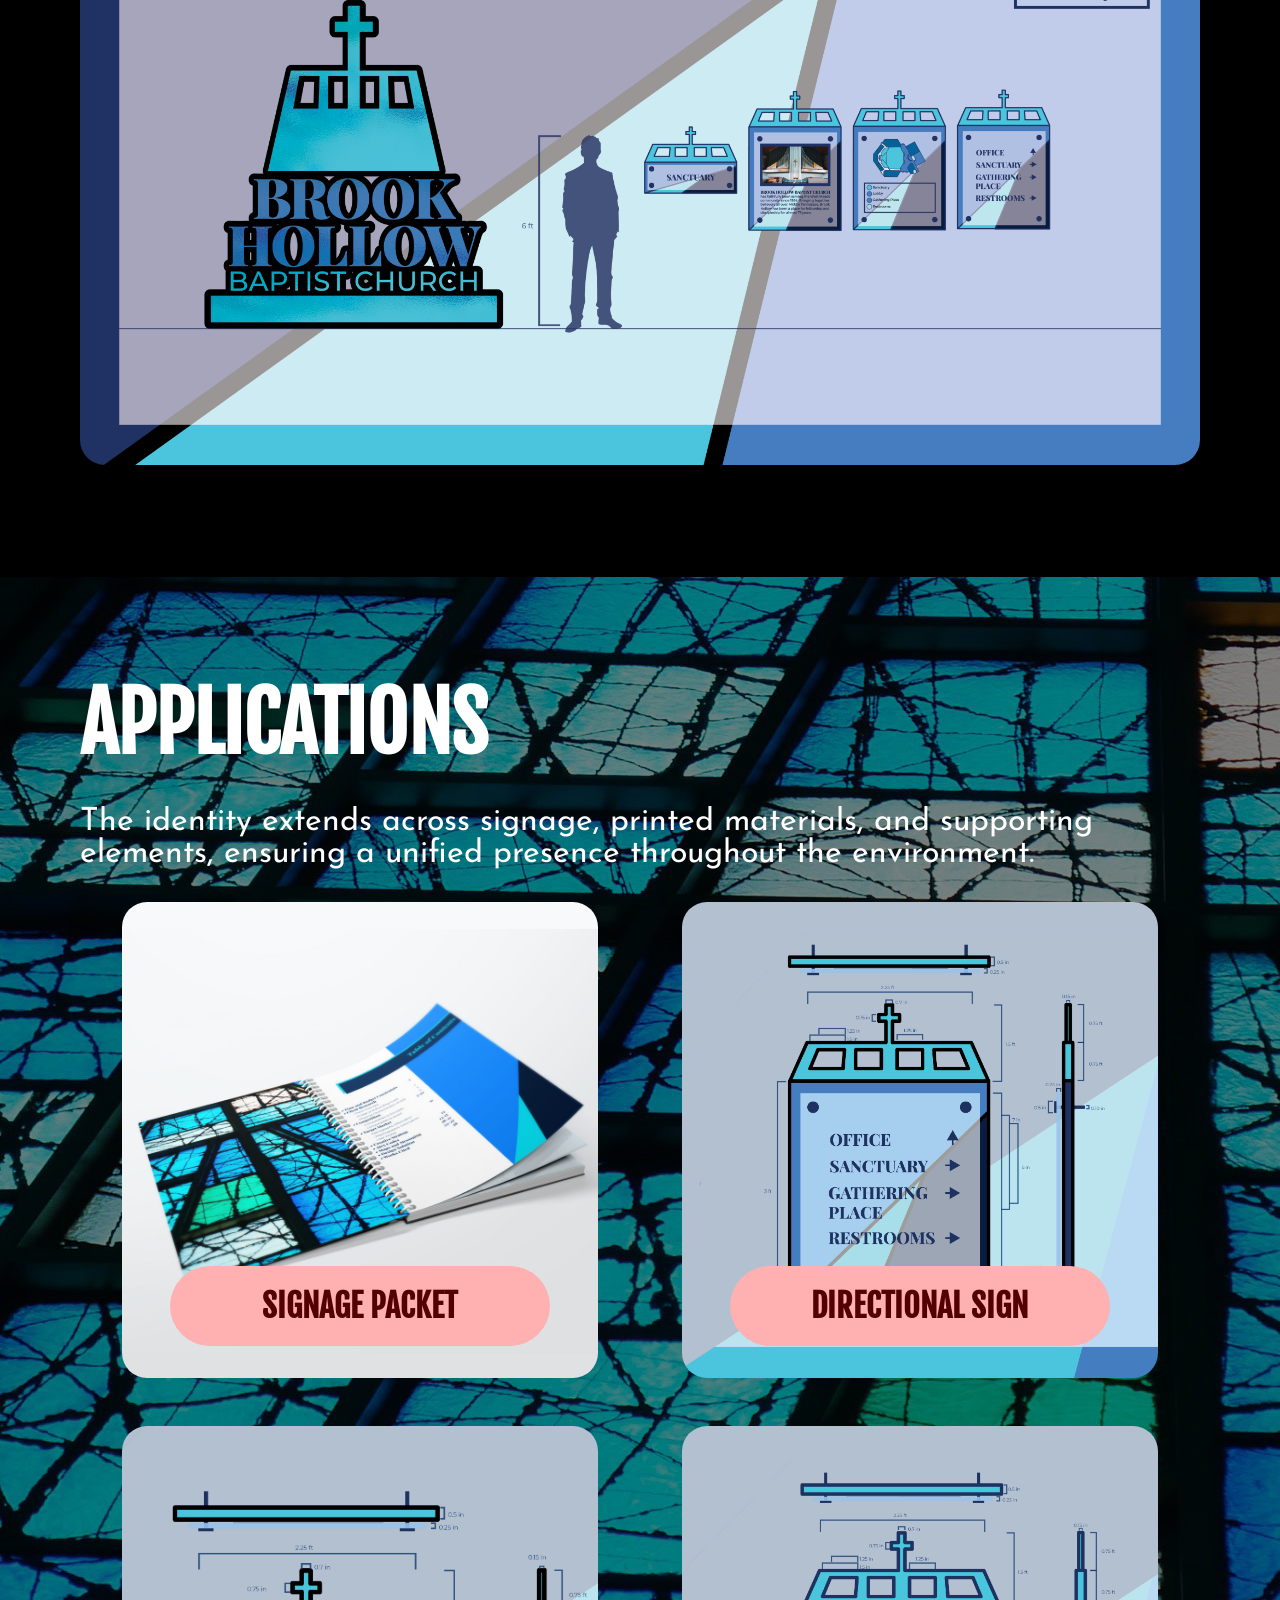
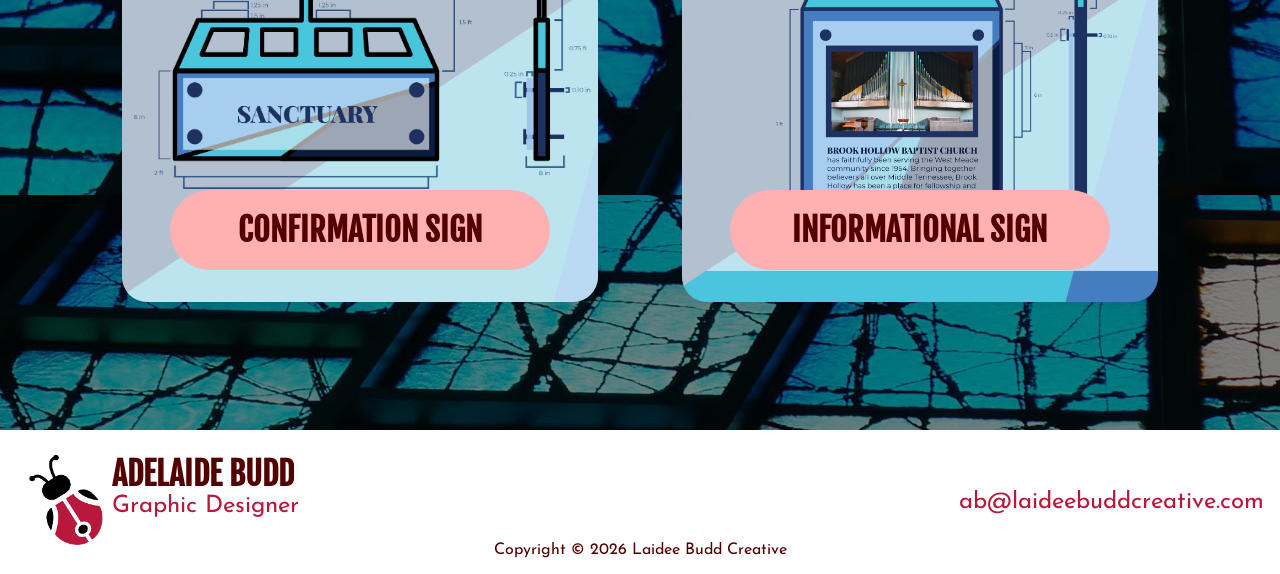
<file: brookhollow.html>
<!DOCTYPE html>
<html lang="en">
<head>
    <meta charset="UTF-8">
    <meta name="viewport" content="width=device-width, initial-scale=1.0">
    <title>Laidee Budd Creative | Brook Hollow</title>

    <link rel="stylesheet" href="./sass/project.css">
    
    <link rel="preconnect" href="https://fonts.googleapis.com">
    <link rel="preconnect" href="https://fonts.gstatic.com" crossorigin>
    <link href="https://fonts.googleapis.com/css2?family=Fjalla+One&family=Josefin+Sans:ital,wght@0,100..700;1,100..700&display=swap" rel="stylesheet">
    <link rel="shortcut icon" href="./images/favicon.png" type="image/x-icon">
</head>
<body>
    <nav>
        <div id="nav-container">
            <div id="navbar">
                <a href="./index.html">               <img href="./index.html" src="./images/laidee-budd-creative-logo.png" alt="Laidee Budd Creative Logo"></a>
    
                <div id="hamburger" onclick="menuToggle()">&#9776;</div>
            </div>
            <div id="nav-items">
                <a href="./index.html">HOME</a>
                <a href="./portfolio.html">PORTFOLIO</a>
                <a href="./about.html">ABOUT</a>
                <a href="./contact.html">CONTACT</a>
            </div>
        </div>
    </nav>

    <header>
        <div class="headlines">
            <h1>BROOK HOLLOW</h1>
            <h3>REBRAND & SIGNAGE SYSTEM</h3>
        </div>
        <div class="textbox">
            <p>A clear and structured identity developed to improve visibility, consistency, and navigation across physical spaces. <br><br>

                The rebrand focuses on creating a cohesive identity that translates effectively across signage and environmental applications, ensuring clarity and consistency throughout the space.</p>
            <p class="small-text">Brand Identity, Environmental Graphic Design</p>

        </div>
        <img class="hero-image" src="./images/SIGNAGE-PACKET.jpeg" alt="brook hollow signage packet mockup">

    </header>

    <section class="overview bhbc-background">
        <div class="text-box">
            <h2>SYSTEM OVERVIEW</h2>
            <p>The identity is built as a structured system using typography, color, and pattern to create consistency across every application. Each element is designed to function independently while contributing to a cohesive whole.</p>
            
        </div>
        <div class="logo-suite">
            <h4>LOGO SUITE</h4>
            <div class="bhbc-logos">
                <img class="logo1" src="./images/brookhollowbaptist.png" alt="Brook Hollow Main Logo">

                <img class="logo2" src="./images/BHBC-B&W.png" alt="Brook Hollow Black & White Logo">

            </div>
        </div>
        <div class="color-palette">
            <h4>COLOR PALETTE</h4>
            <div class="bhbc-colors">
                <span class="navy"><p>PRIMARY</p></span>
                <span class="turq"><p>SECONDARY</p></span>
                <span class="blue"><p>SECONDARY</p></span>
                <span class="white"><p>NEUTRAL</p></span>
            </div>
        </div>
        <div class="type">
            <h4>TYPOGRAPHY</h4>
            <div class="type-box">
                <img class="bhbc" src="./images/TYPOGRAPHY-EX-BHBC.png" alt="Typography example with placeholder text">
                <p>Playfair Display is used for headlines and subheads. Montserrat is used for body copy and captions.</p>
            </div>
        </div>


    </section>

    <section class="in-practice">
        <h2>WAYFINDING & SIGNAGE</h2>
        <div class="content-box">
            <img class="round-corners" src="./images/bhbc-signs.png" alt="brook hollow signage suite">

            <p>The system prioritizes clarity and legibility, using hierarchy and layout to guide users through the space. Signage is designed to be easily understood at a distance while maintaining consistency across all touchpoints.</p>
        </div>


    </section>

    <section class="applications bhbc-background">
        <h2>APPLICATIONS</h2>
        <p>The identity extends across signage, printed materials, and supporting elements, ensuring a unified presence throughout the environment.</p>
        <div class="mini-grid">
            <div class="portfolio-card" id="sign-book">
                <p class="button">SIGNAGE PACKET</p>
    
            </div>
    
            <div class="portfolio-card" id="direct-sign">
                <p class="button">DIRECTIONAL SIGN</p>
    
            </div>
            <div class="portfolio-card" id="confirm-sign">
                <p class="button">CONFIRMATION SIGN</p>
    
            </div>
    
            <div class="portfolio-card" id="info-sign">
                <p class="button">INFORMATIONAL SIGN</p>
    
            </div>
        </div>

    </section>

    <footer>
        <div class="main-section">
            <div class="name-with-icon">
                <img src="./images/Laidee Budd Creative Logo-03.png" alt="Laidee Budd Creative Submark Ladybug with Pen Icon">
                <div class="namestack">
                    <h5>ADELAIDE BUDD</h5>
                    <p>Graphic Designer</p>
                    
                </div>
            </div>
            <a href="mailto:ab@laideebuddcreative.com">ab@laideebuddcreative.com</a>
        </div>
        <p class="copyright">Copyright © 2026 Laidee Budd Creative</p>

    </footer>
    <script src="./script.js"></script>
</body>
</html>
</file>
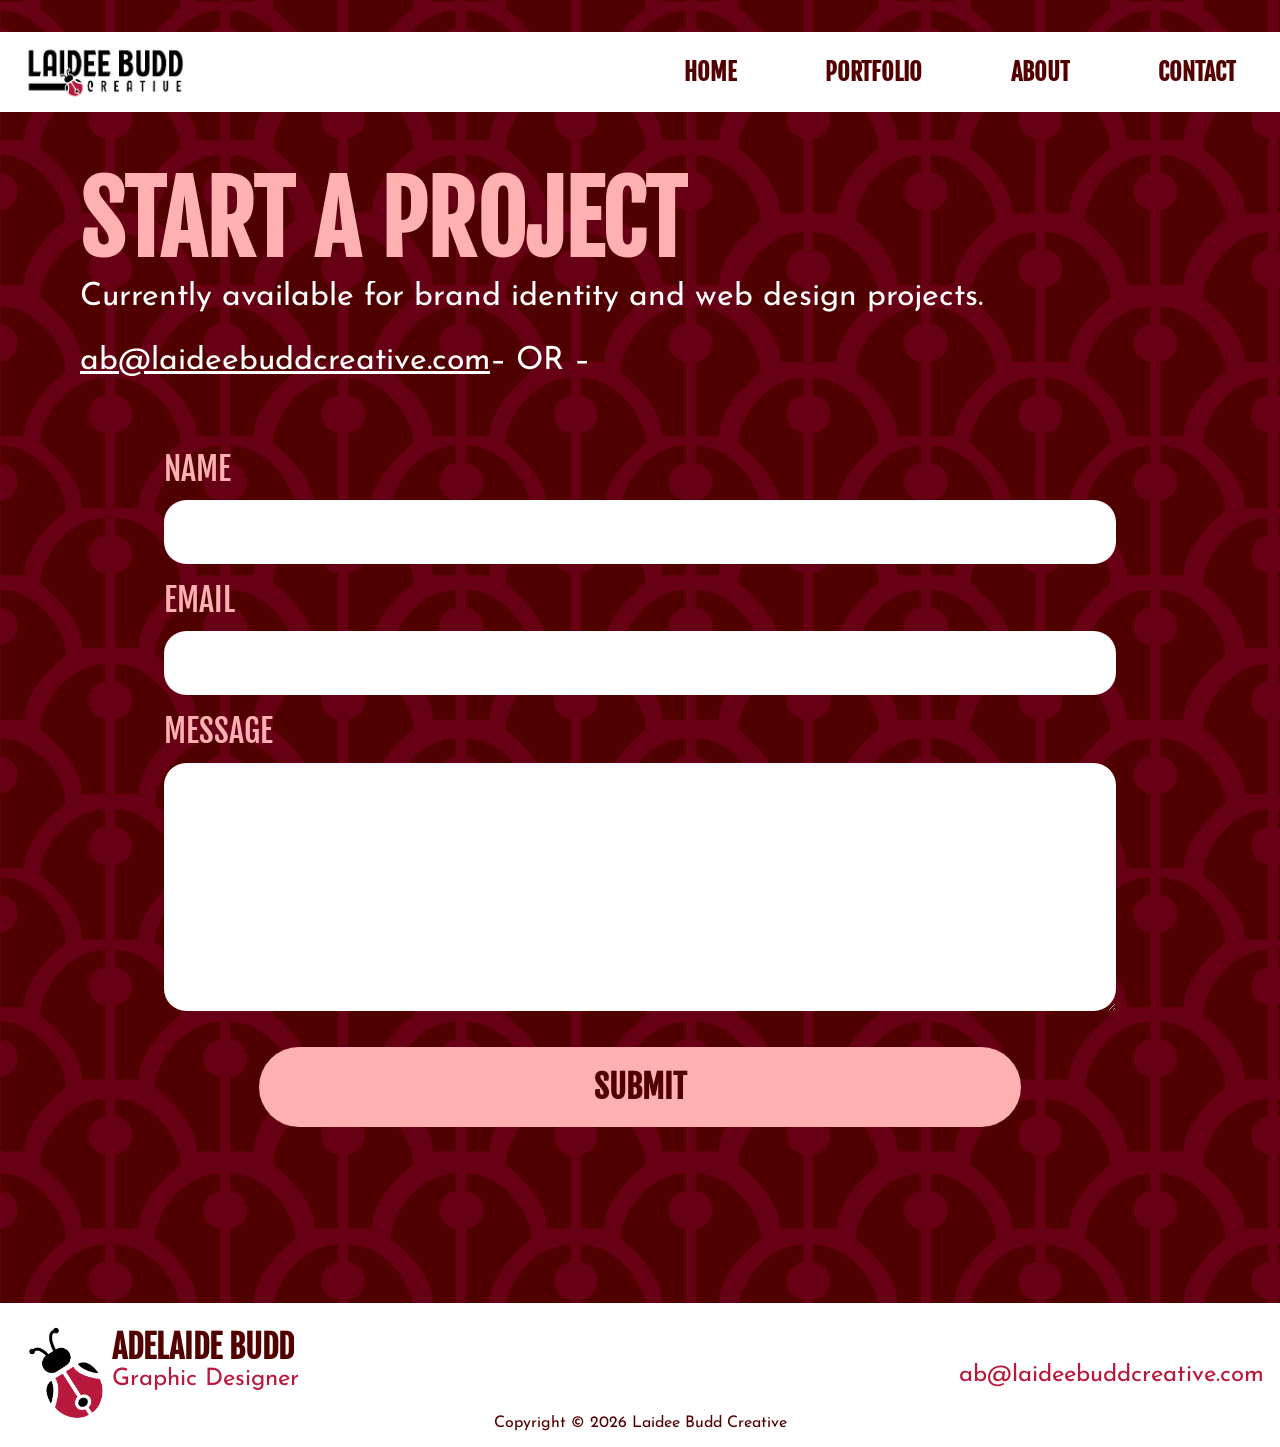
<file: contact.html>
<!DOCTYPE html>
<html lang="en">
<head>
    <meta charset="UTF-8">
    <meta name="viewport" content="width=device-width, initial-scale=1.0">
    <title>Laidee Budd Creative | Contact</title>

    <link rel="stylesheet" href="./sass/contact.css">
    
    <link rel="preconnect" href="https://fonts.googleapis.com">
    <link rel="preconnect" href="https://fonts.gstatic.com" crossorigin>
    <link href="https://fonts.googleapis.com/css2?family=Fjalla+One&family=Josefin+Sans:ital,wght@0,100..700;1,100..700&display=swap" rel="stylesheet">

    <link rel="shortcut icon" href="./images/favicon.png" type="image/x-icon">
</head>
<body>
    <nav>
        <div id="nav-container">
            <div id="navbar">
                <a href="./index.html">               <img href="./index.html" src="./images/laidee-budd-creative-logo.png" alt="Laidee Budd Creative Logo"></a>
    
                <div id="hamburger" onclick="menuToggle()">&#9776;</div>
            </div>
            <div id="nav-items">
                <a href="./index.html">HOME</a>
                <a href="./portfolio.html">PORTFOLIO</a>
                <a href="./about.html">ABOUT</a>
                <a href="./contact.html">CONTACT</a>
            </div>
        </div>
    </nav>

    <header class="contact">
        <h1>START A PROJECT</h1>
        <p>Currently available for brand identity and web design projects.</p>
        <p><a href="mailto:ab@laideebuddcreative.com">ab@laideebuddcreative.com</a>– OR –</p>

        <form class="contact-form" id="contact-form">
            <div class="contact-form__field">
              <label for="name">Name</label>
              <input type="text" id="name" name="name" required>
            </div>
          
            <div class="contact-form__field">
              <label for="email">Email</label>
              <input type="email" id="email" name="email" required>
            </div>
          
            <div class="contact-form__field">
              <label for="message">Message</label>
              <textarea id="message" name="message" required></textarea>
            </div>
          
            <a href="#" class="button contact-form__submit" id="contact-submit">
              SUBMIT
            </a>
          
            <p class="contact-form__status" id="form-status"></p>
          </form>
    </header>



    <footer>
        <div class="main-section">
            <div class="name-with-icon">
                <img src="./images/Laidee Budd Creative Logo-03.png" alt="Laidee Budd Creative Submark Ladybug with Pen Icon">
                <div class="namestack">
                    <h5>ADELAIDE BUDD</h5>
                    <p>Graphic Designer</p>
                    
                </div>
            </div>
            <a href="mailto:ab@laideebuddcreative.com">ab@laideebuddcreative.com</a>
        </div>
        <p class="copyright">Copyright © 2026 Laidee Budd Creative</p>

    </footer>
    <script src="./script.js"></script>
</body>
</html>
</file>
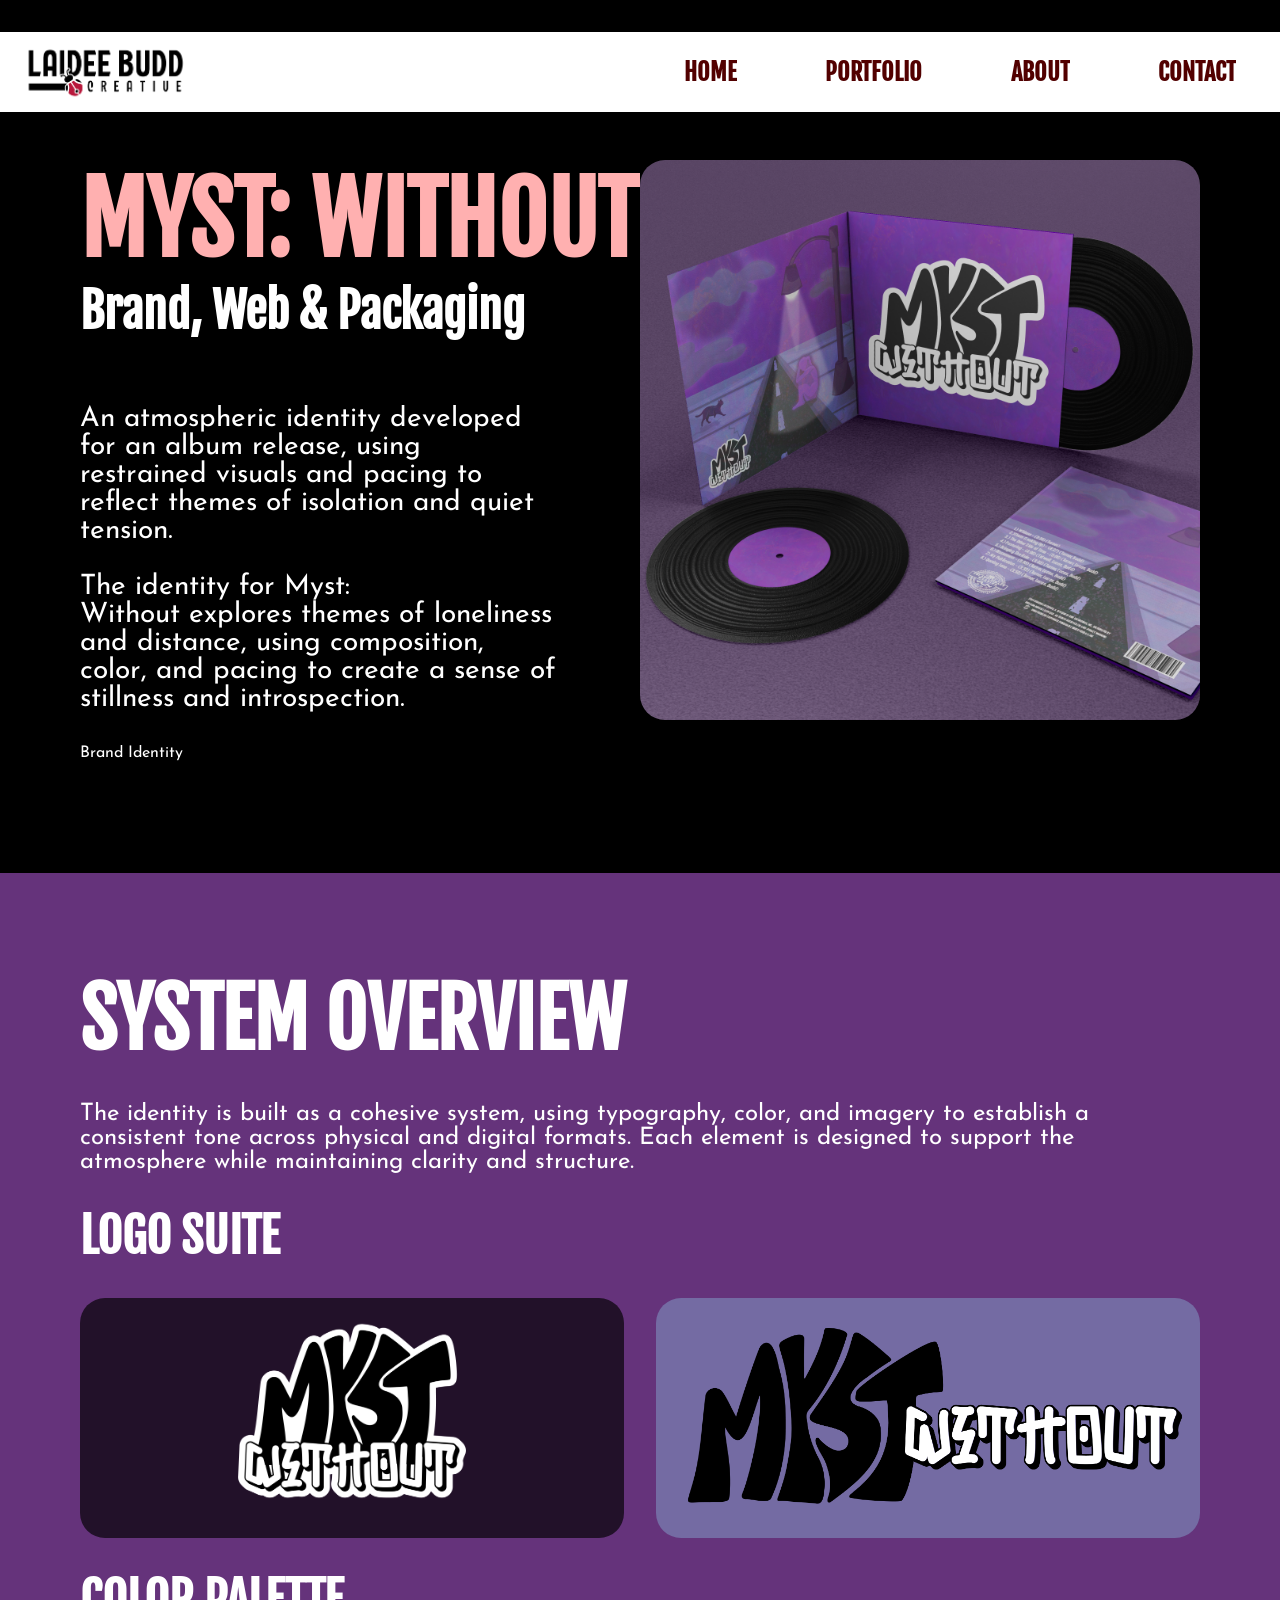
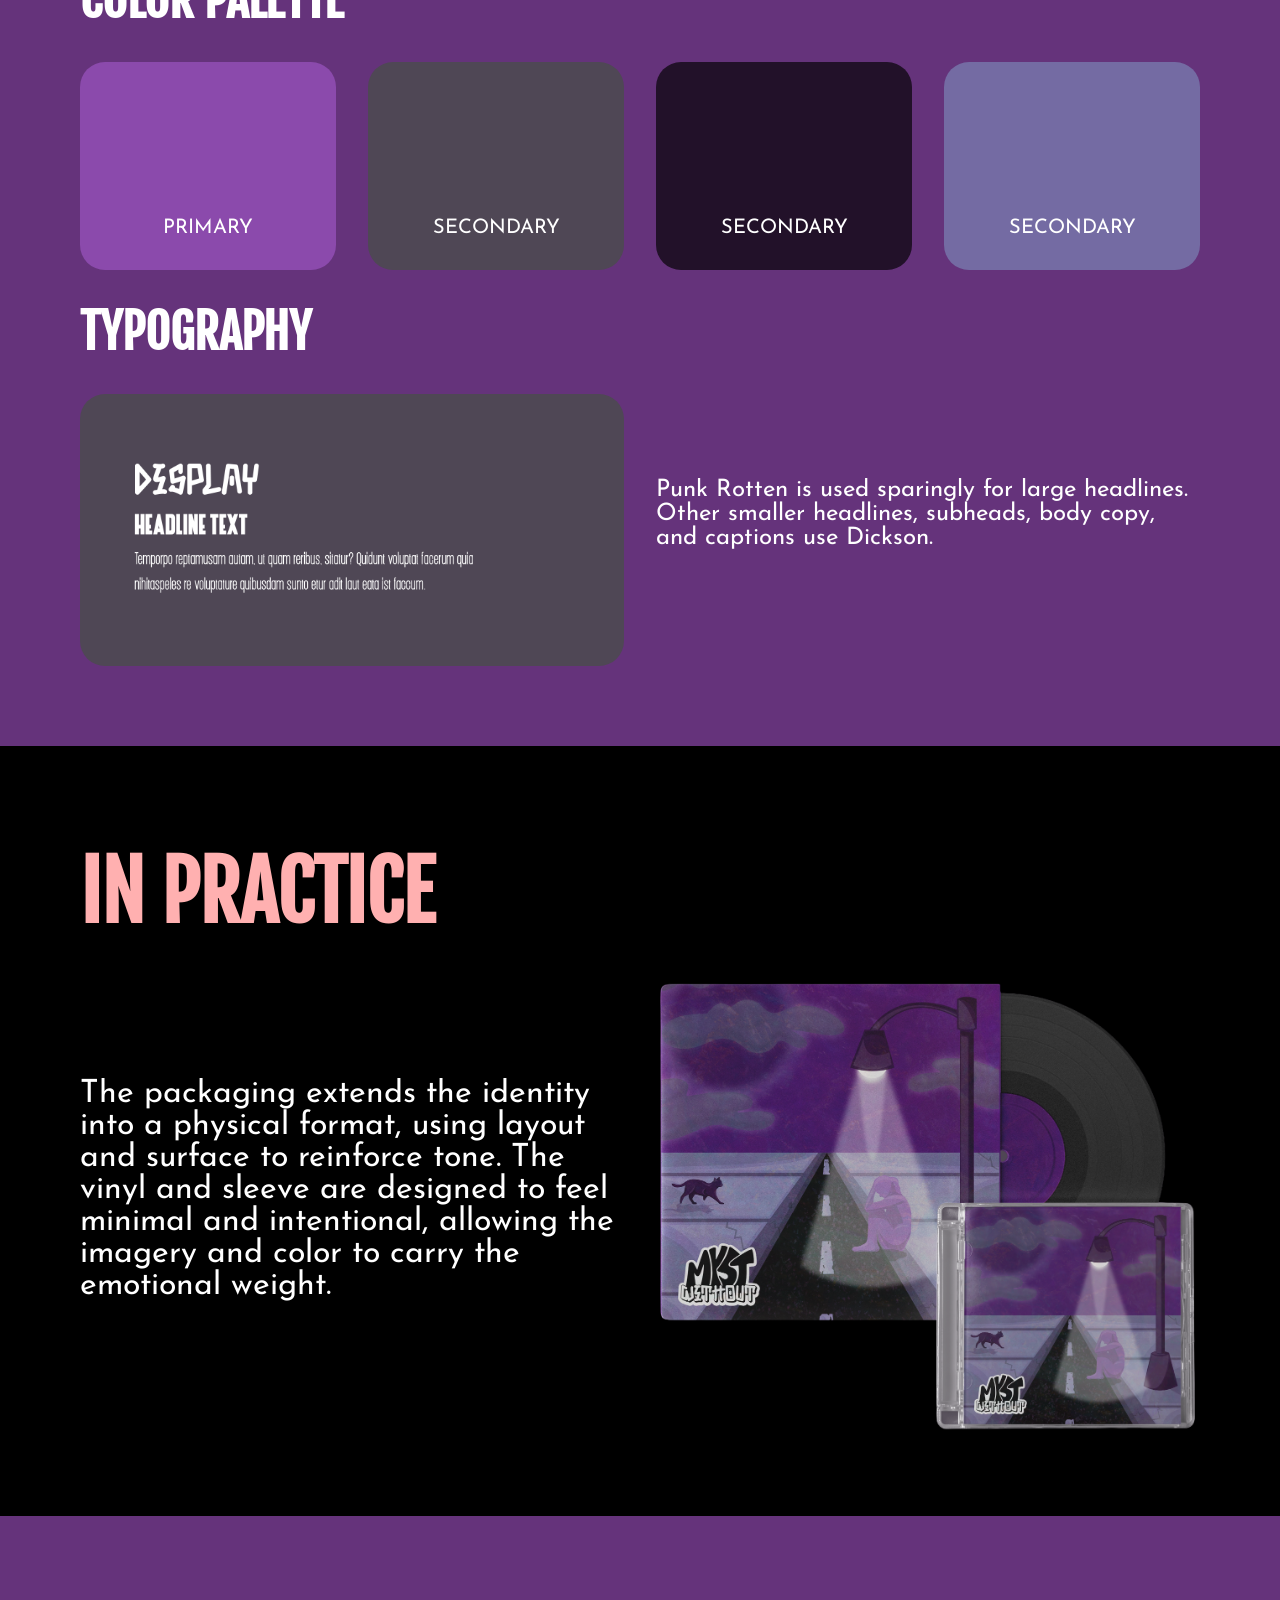
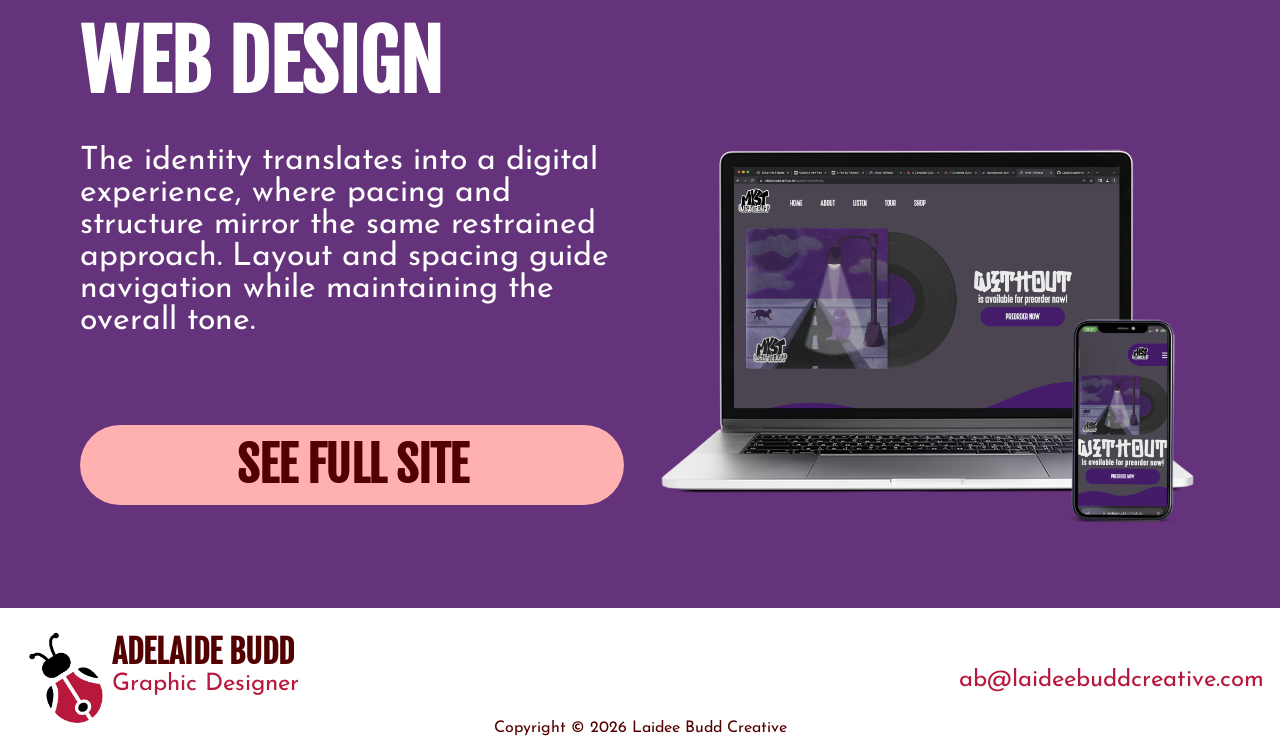
<file: myst.html>
<!DOCTYPE html>
<html lang="en">
<head>
    <meta charset="UTF-8">
    <meta name="viewport" content="width=device-width, initial-scale=1.0">
    <title>Laidee Budd Creative | Myst: Without</title>

    <link rel="stylesheet" href="./sass/project.css">
    
    <link rel="preconnect" href="https://fonts.googleapis.com">
    <link rel="preconnect" href="https://fonts.gstatic.com" crossorigin>
    <link href="https://fonts.googleapis.com/css2?family=Fjalla+One&family=Josefin+Sans:ital,wght@0,100..700;1,100..700&display=swap" rel="stylesheet">
    <link rel="shortcut icon" href="./images/favicon.png" type="image/x-icon">
</head>
<body>
    <nav>
        <div id="nav-container">
            <div id="navbar">
                <a href="./index.html">               <img href="./index.html" src="./images/laidee-budd-creative-logo.png" alt="Laidee Budd Creative Logo"></a>
    
                <div id="hamburger" onclick="menuToggle()">&#9776;</div>
            </div>
            <div id="nav-items">
                <a href="./index.html">HOME</a>
                <a href="./portfolio.html">PORTFOLIO</a>
                <a href="./about.html">ABOUT</a>
                <a href="./contact.html">CONTACT</a>
            </div>
        </div>
    </nav>

    <header>
        <div class="headlines">
            <h1>MYST: WITHOUT</h1>
            <h3>Brand, Web & Packaging</h3>
        </div>
        <div class="textbox">
            <p>An atmospheric identity developed for an album release, using restrained visuals and pacing to reflect themes of isolation and quiet tension. <br><br>

                The identity for Myst: Without explores themes of loneliness and distance, using composition, color, and pacing to create a sense of stillness and introspection.</p>
            <p class="small-text">Brand Identity</p>

        </div>
        <img class="hero-image" src="./images/vinyl_mockup.png" alt="myst without vinyl mockup">

    </header>

    <section class="overview myst-background">
        <div class="text-box">
            <h2>SYSTEM OVERVIEW</h2>
            <p>The identity is built as a cohesive system, using typography, color, and imagery to establish a consistent tone across physical and digital formats. Each element is designed to support the atmosphere while maintaining clarity and structure.</p>
            
        </div>
        <div class="logo-suite">
            <h4>LOGO SUITE</h4>
            <div class="myst-logos">
                <img class="logo1" src="./images/MYST-LOGO.png" alt="Myst: Without Main Logo">

                <img class="logo2" src="./images/MystLogoLONG.png" alt="Myst Alternate Logo">


            </div>
        </div>
        <div class="color-palette">
            <h4>COLOR PALETTE</h4>
            <div class="myst-colors">
                <span class="purple1"><p>PRIMARY</p></span>
                <span class="purple2"><p>SECONDARY</p></span>
                <span class="purple3"><p>SECONDARY</p></span>
                <span class="purple4"><p>SECONDARY</p></span>
            </div>
        </div>
        <div class="type">
            <h4>TYPOGRAPHY</h4>
            <div class="type-box">
                <img class="studio-c" src="./images/TYPOGRAPHY-EX-MYST.png" alt="Typography example with placeholder text">
                <p>Punk Rotten is used sparingly for large headlines. Other smaller headlines, subheads, body copy, and captions use Dickson.</p>
            </div>
        </div>


    </section>

    <section class="in-practice">
        <h2>IN PRACTICE</h2>
        <div class="myst-content-box">
            <img src="./images/cdvinyl-myst.png" alt="cd and vinyl mockup">

            <p>The packaging extends the identity into a physical format, using layout and surface to reinforce tone. The vinyl and sleeve are designed to feel minimal and intentional, allowing the imagery and color to carry the emotional weight.</p>
        </div>


    </section>

    <section class="web-content myst-background">
        <h2>WEB DESIGN</h2>
        <div class="grid-container">
            <p>The identity translates into a digital experience, where pacing and structure mirror the same restrained approach. Layout and spacing guide navigation while maintaining the overall tone.</p>

            <img src="./images/MYST-WEB.png" alt="myst website mockup">
    
            <a href="https://laideebudd.github.io/mystwithout/"><div class="button">SEE FULL SITE</div></a>
        </div>



    </section>

    <footer>
        <div class="main-section">
            <div class="name-with-icon">
                <img src="./images/Laidee Budd Creative Logo-03.png" alt="Laidee Budd Creative Submark Ladybug with Pen Icon">
                <div class="namestack">
                    <h5>ADELAIDE BUDD</h5>
                    <p>Graphic Designer</p>
                    
                </div>
            </div>
            <a href="mailto:ab@laideebuddcreative.com">ab@laideebuddcreative.com</a>
        </div>
        <p class="copyright">Copyright © 2026 Laidee Budd Creative</p>

    </footer>
    <script src="./script.js"></script>
</body>
</html>
</file>
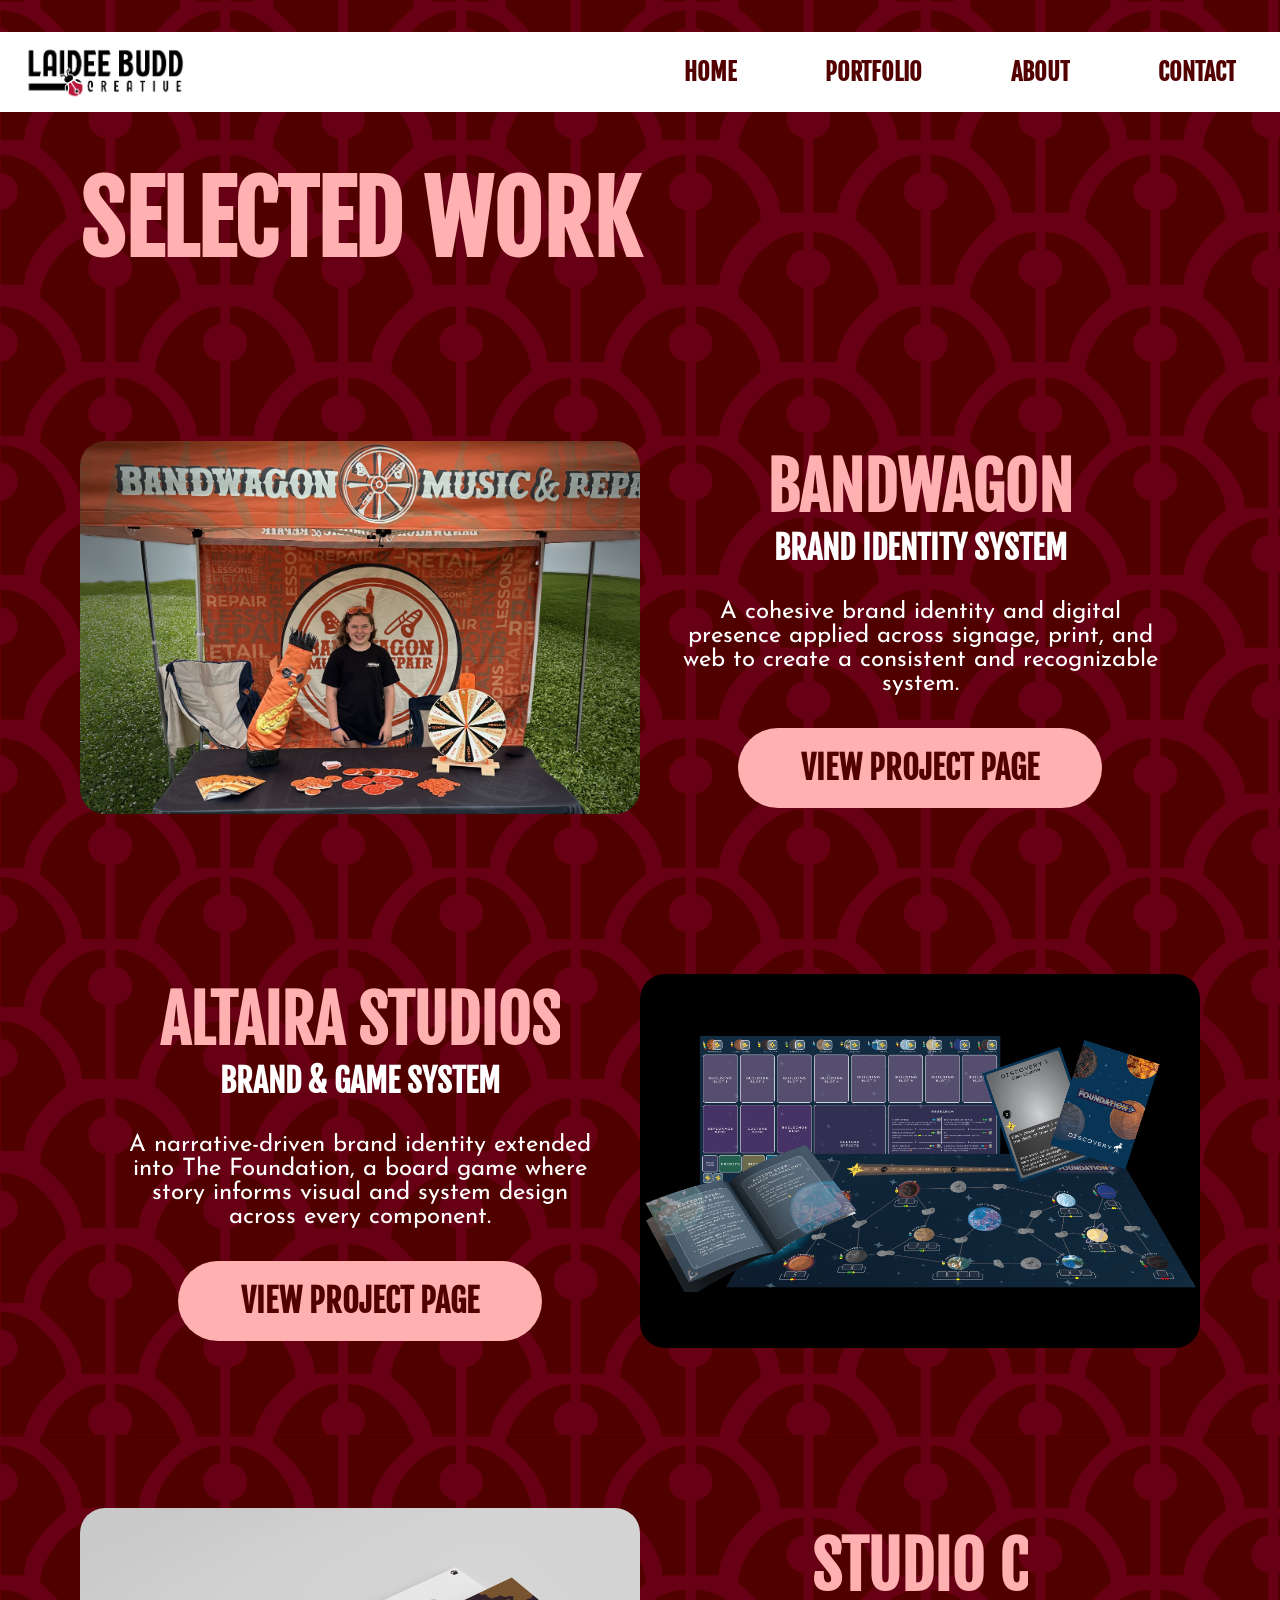
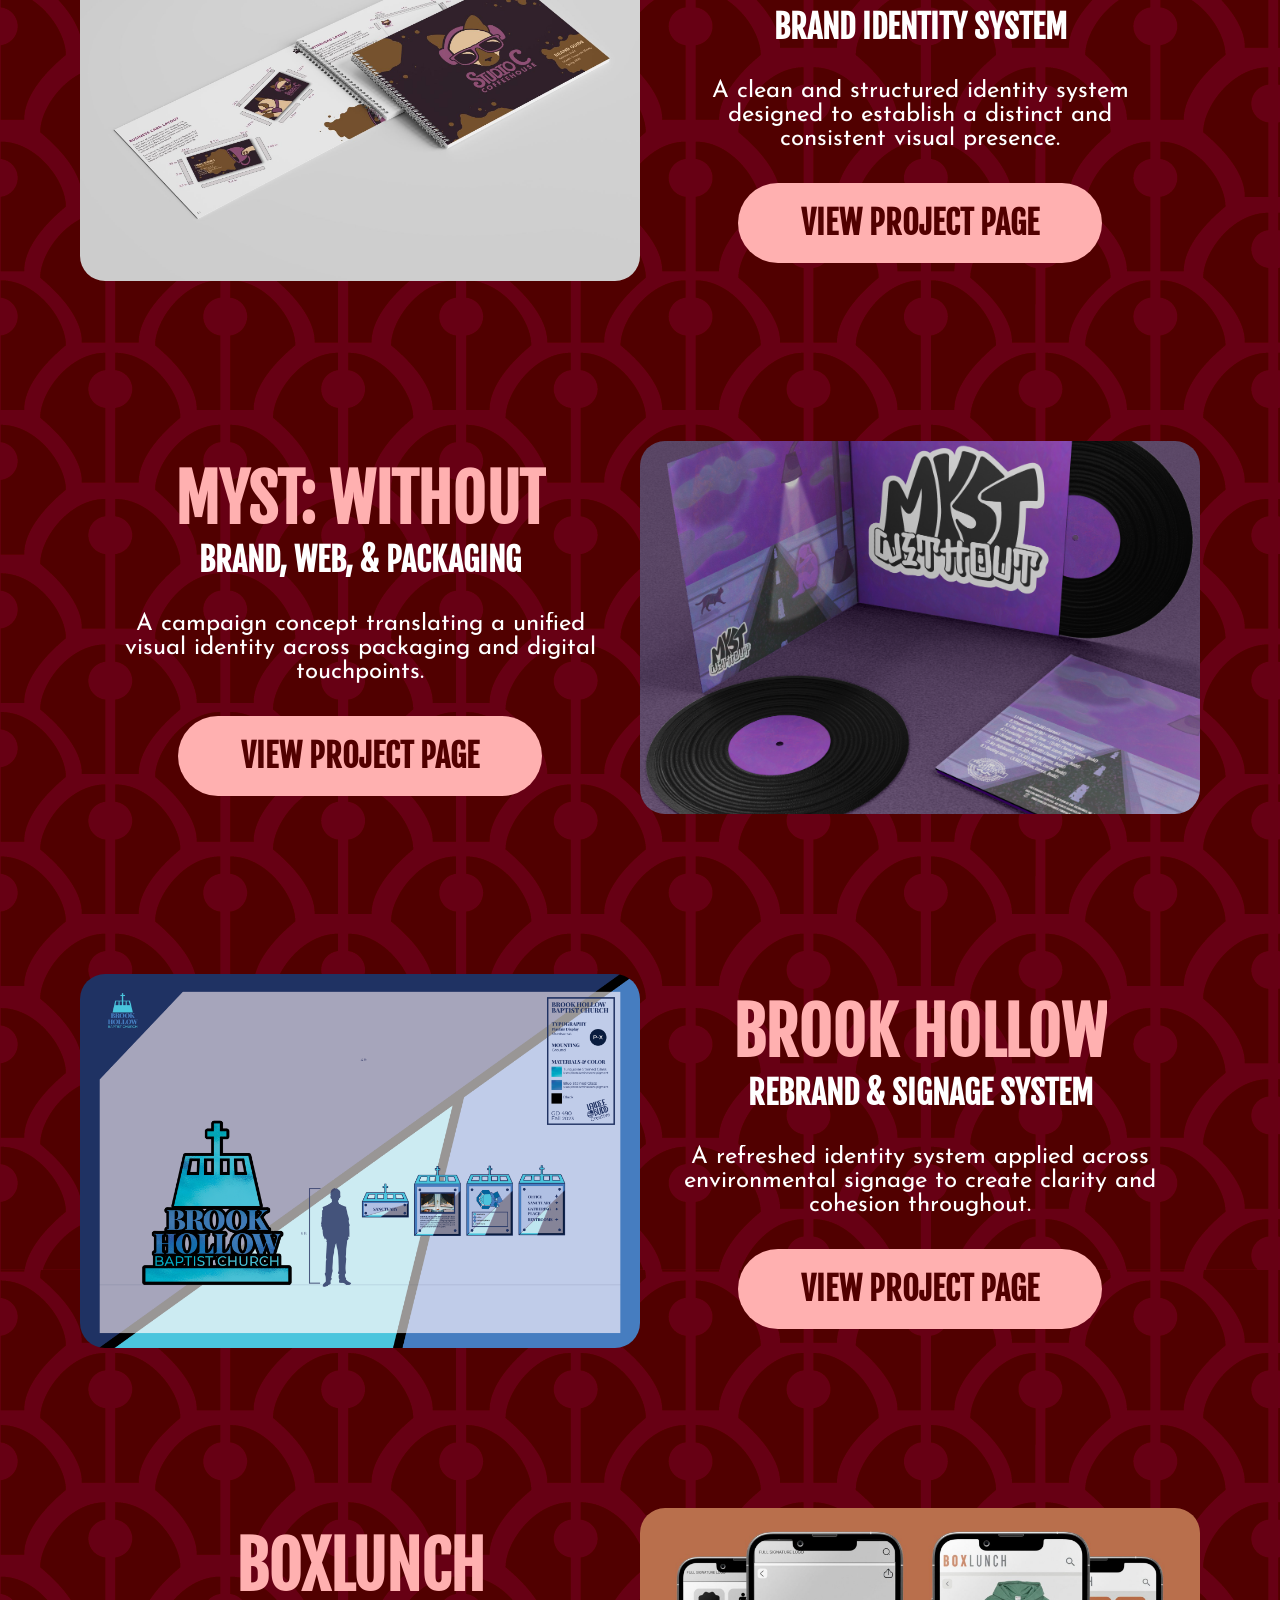
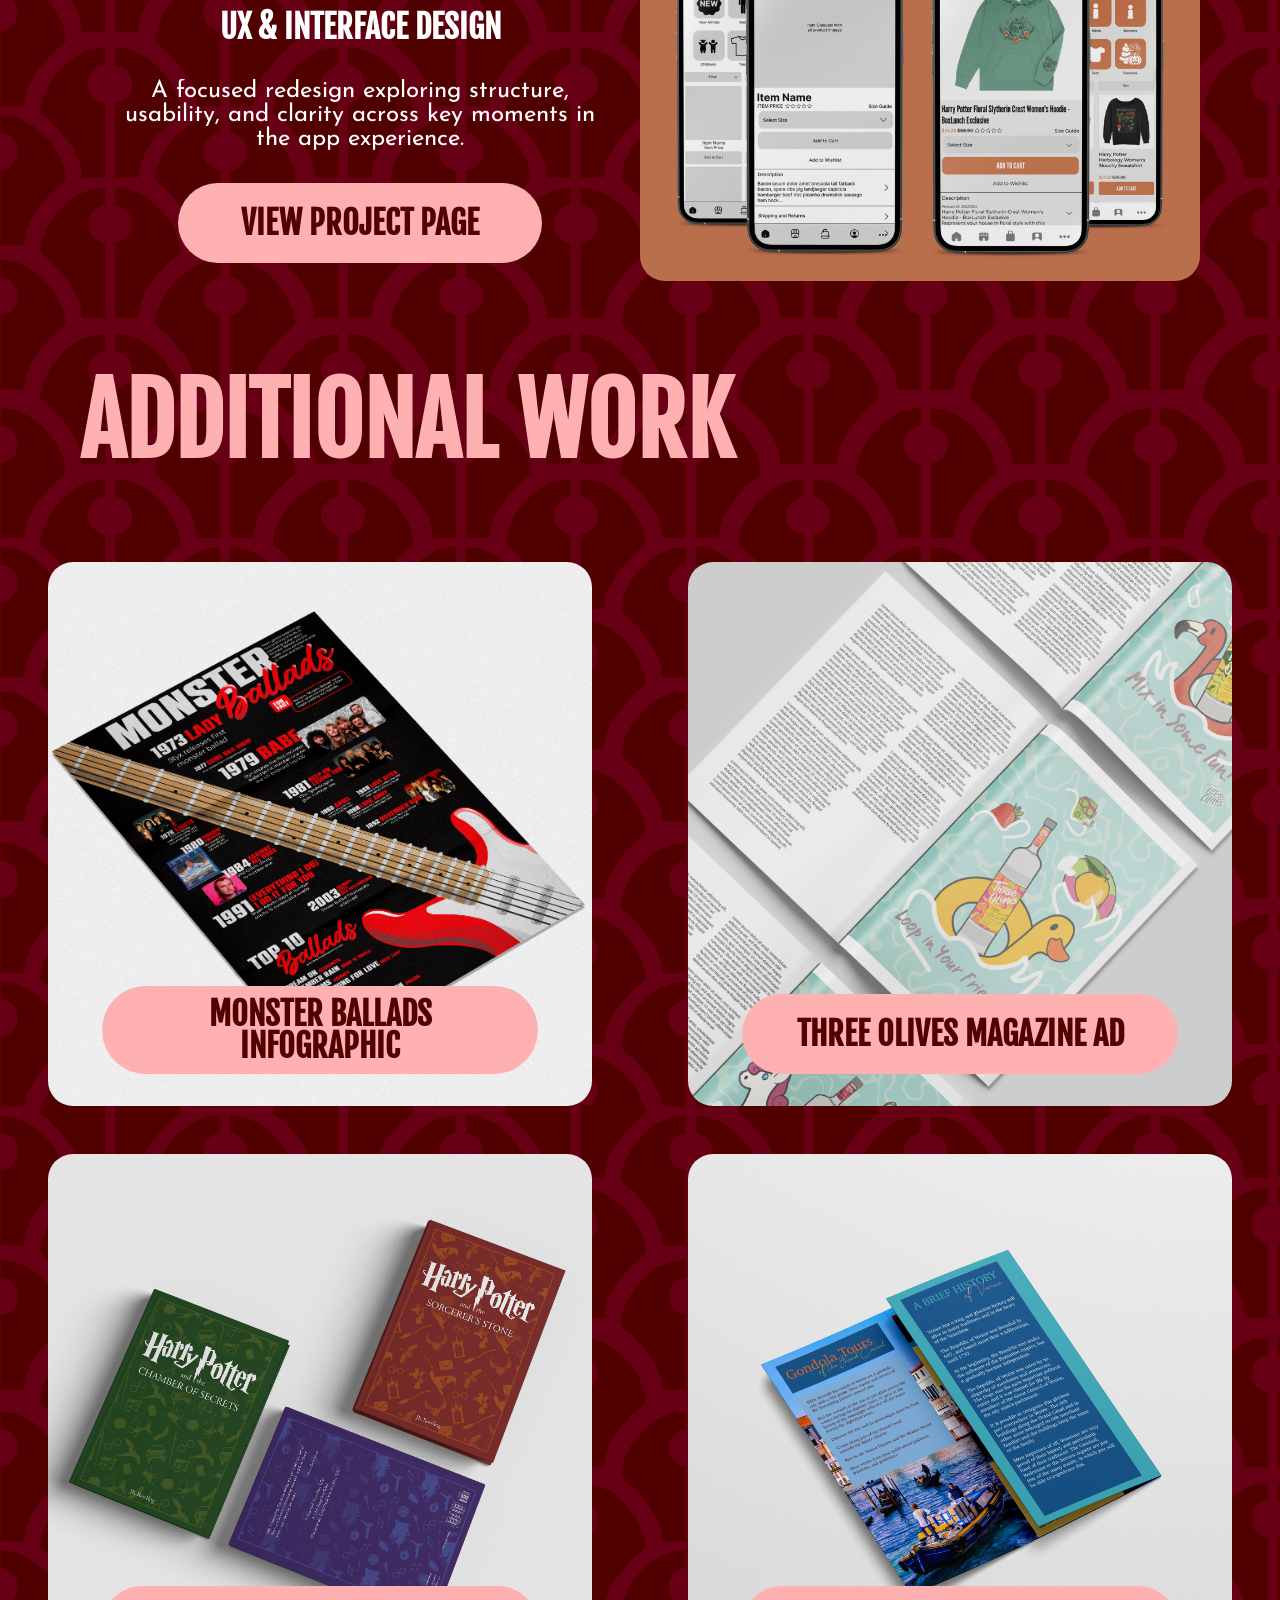
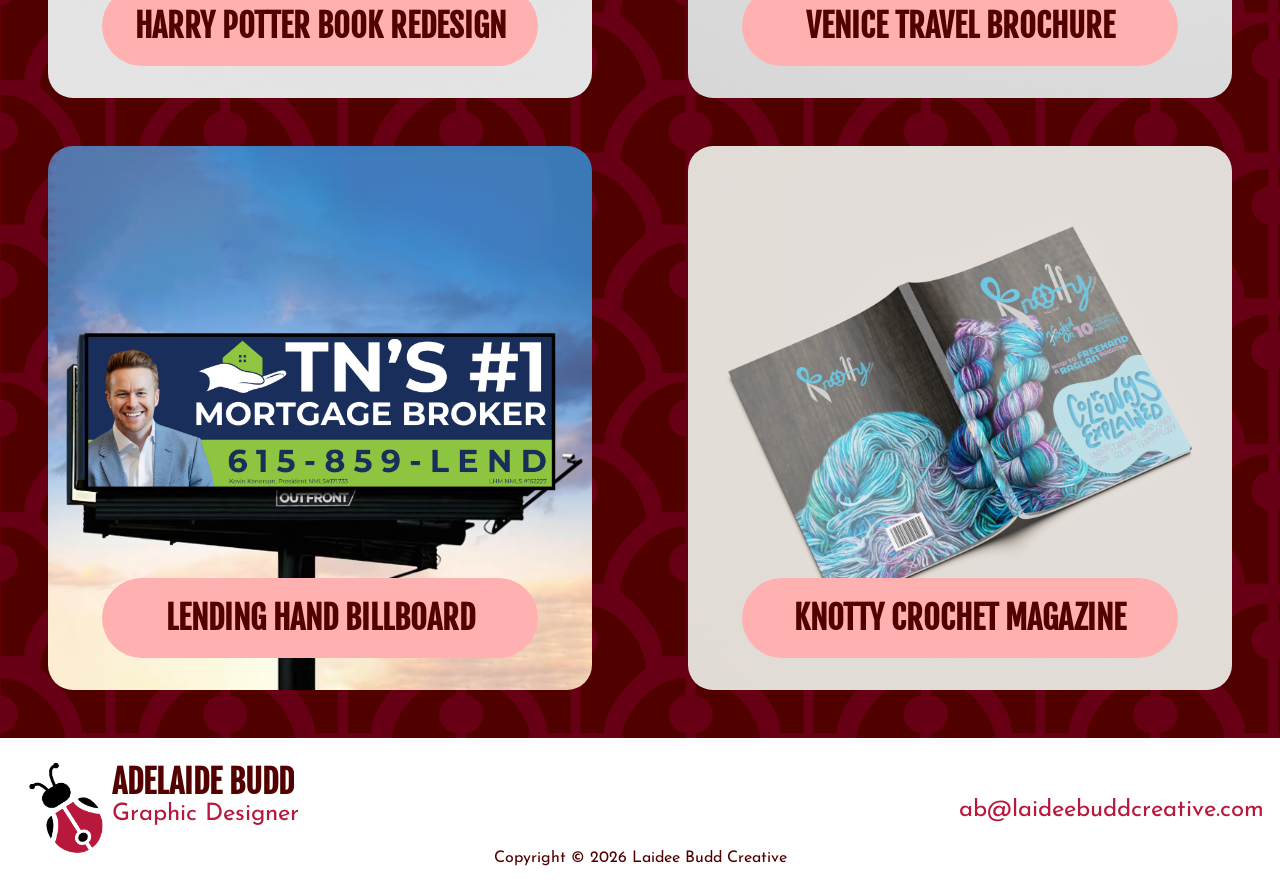
<file: portfolio.html>
<!DOCTYPE html>
<html lang="en">
<head>
    <meta charset="UTF-8">
    <meta name="viewport" content="width=device-width, initial-scale=1.0">
    <title>Laidee Budd Creative | Portfolio</title>

    <link rel="stylesheet" href="./sass/portfolio.css">
    
    <link rel="preconnect" href="https://fonts.googleapis.com">
    <link rel="preconnect" href="https://fonts.gstatic.com" crossorigin>
    <link href="https://fonts.googleapis.com/css2?family=Fjalla+One&family=Josefin+Sans:ital,wght@0,100..700;1,100..700&display=swap" rel="stylesheet">
    <link rel="shortcut icon" href="./images/favicon.png" type="image/x-icon">
</head>
<body>
    <nav>
        <div id="nav-container">
            <div id="navbar">
                <a href="./index.html">               <img href="./index.html" src="./images/laidee-budd-creative-logo.png" alt="Laidee Budd Creative Logo"></a>

    
                <div id="hamburger" onclick="menuToggle()">&#9776;</div>
            </div>
            <div id="nav-items">
                <a href="./index.html">HOME</a>
                <a href="./portfolio.html">PORTFOLIO</a>
                <a href="./about.html">ABOUT</a>
                <a href="./contact.html">CONTACT</a>
            </div>
        </div>
    </nav>

    <div class="section-header top">
        <h1>SELECTED WORK</h1>
    </div>

    <section class="grid-container left">
        <img src="./images/bandwagon-tradeshowbooth.png" alt="Bandwagon Music & Repair branded event booth with custom canopy, signage, and promotional materials.">
        <div class="textbox">
            <h3>BANDWAGON</h3>
            <h4>BRAND IDENTITY SYSTEM</h4>
            <p>A cohesive brand identity and digital presence applied across signage, print, and web to create a consistent and recognizable system.</p>
            <a href="./bandwagon.html" class="button">VIEW PROJECT PAGE</a>
        </div>

    </section>

    <section class="grid-container right">
        <img class="foundation" src="./images/the-foundation-mockup.png" alt="The Foundation Game Materials Mockup">
        <div class="textbox">
            <h3>ALTAIRA STUDIOS</h3>
            <h4>BRAND & GAME SYSTEM</h4>
            <p>A narrative-driven brand identity extended into The Foundation, a board game where story informs visual and system design across every component.</p>
            <a href="./altaira-studios.html" class="button">VIEW PROJECT PAGE</a>
        </div>
    </section>

    <section class="grid-container left">
        <img src="./images/STUDIO C BRAND GUIDE.jpeg" alt="Studio C brand guide mockup">
        <div class="textbox">
            <h3>STUDIO C</h3>
            <h4>BRAND IDENTITY SYSTEM</h4>
            <p>A clean and structured identity system designed to establish a distinct and consistent visual presence.</p>
            <a href="./studioc.html" class="button">VIEW PROJECT PAGE</a>
        </div>

    </section>

    <section class="grid-container right">
        <img src="./images/vinyl_mockup.png" alt="myst without vinyl mockup">
        <div class="textbox">
            <h3>MYST: WITHOUT</h3>
            <h4>BRAND, WEB, & PACKAGING</h4>
            <p>A campaign concept translating a unified visual identity across packaging and digital touchpoints.</p>
            <a href="./myst.html" class="button">VIEW PROJECT PAGE</a>
        </div>
    </section>

    <section class="grid-container left">
        <img src="./images/bhbc-signs.png" alt="brook hollow signage suite">
        <div class="textbox">
            <h3>BROOK HOLLOW</h3>
            <h4>REBRAND & SIGNAGE SYSTEM</h4>
            <p>A refreshed identity system applied across environmental signage to create clarity and cohesion throughout.</p>
            <a href="./brookhollow.html" class="button">VIEW PROJECT PAGE</a>
        </div>

    </section>

    <section class="grid-container right">
        <img src="./images/BoxLunch Campaign.jpeg" alt="boxlunch app redesign mockup">
        <div class="textbox">
            <h3>BOXLUNCH</h3>
            <h4>UX & INTERFACE DESIGN</h4>
            <p>A focused redesign exploring structure, usability, and clarity across key moments in the app experience.</p>
            <a href="./boxlunch.html" class="button">VIEW PROJECT PAGE</a>
        </div>
    </section>

    <div class="section-header">
        <h1>ADDITIONAL WORK</h1>
    </div>

    <section class="mini-grid">
        <div class="portfolio-card" id="monster-ballad">
            <p class="button">MONSTER BALLADS INFOGRAPHIC</p>

        </div>

        <div class="portfolio-card" id="mag-ad">
            <p class="button">THREE OLIVES MAGAZINE AD</p>

        </div>
        <div class="portfolio-card" id="books">
            <p class="button">HARRY POTTER BOOK REDESIGN</p>

        </div>

        <div class="portfolio-card" id="travel">
            <p class="button">VENICE TRAVEL BROCHURE</p>

        </div>

        <div class="portfolio-card" id="billboard">
            <p class="button">LENDING HAND BILLBOARD</p>

        </div>

        <div class="portfolio-card" id="mag">
            <p class="button">KNOTTY CROCHET MAGAZINE</p>

        </div>
    </section>



    <footer>
        <div class="main-section">
            <div class="name-with-icon">
                <img src="./images/Laidee Budd Creative Logo-03.png" alt="Laidee Budd Creative Submark Ladybug with Pen Icon">
                <div class="namestack">
                    <h5>ADELAIDE BUDD</h5>
                    <p>Graphic Designer</p>
                    
                </div>
            </div>
            <a href="mailto:ab@laideebuddcreative.com">ab@laideebuddcreative.com</a>
        </div>
        <p class="copyright">Copyright © 2026 Laidee Budd Creative</p>

    </footer>

    <script src="./script.js"></script>
    
</body>
</html>
</file>
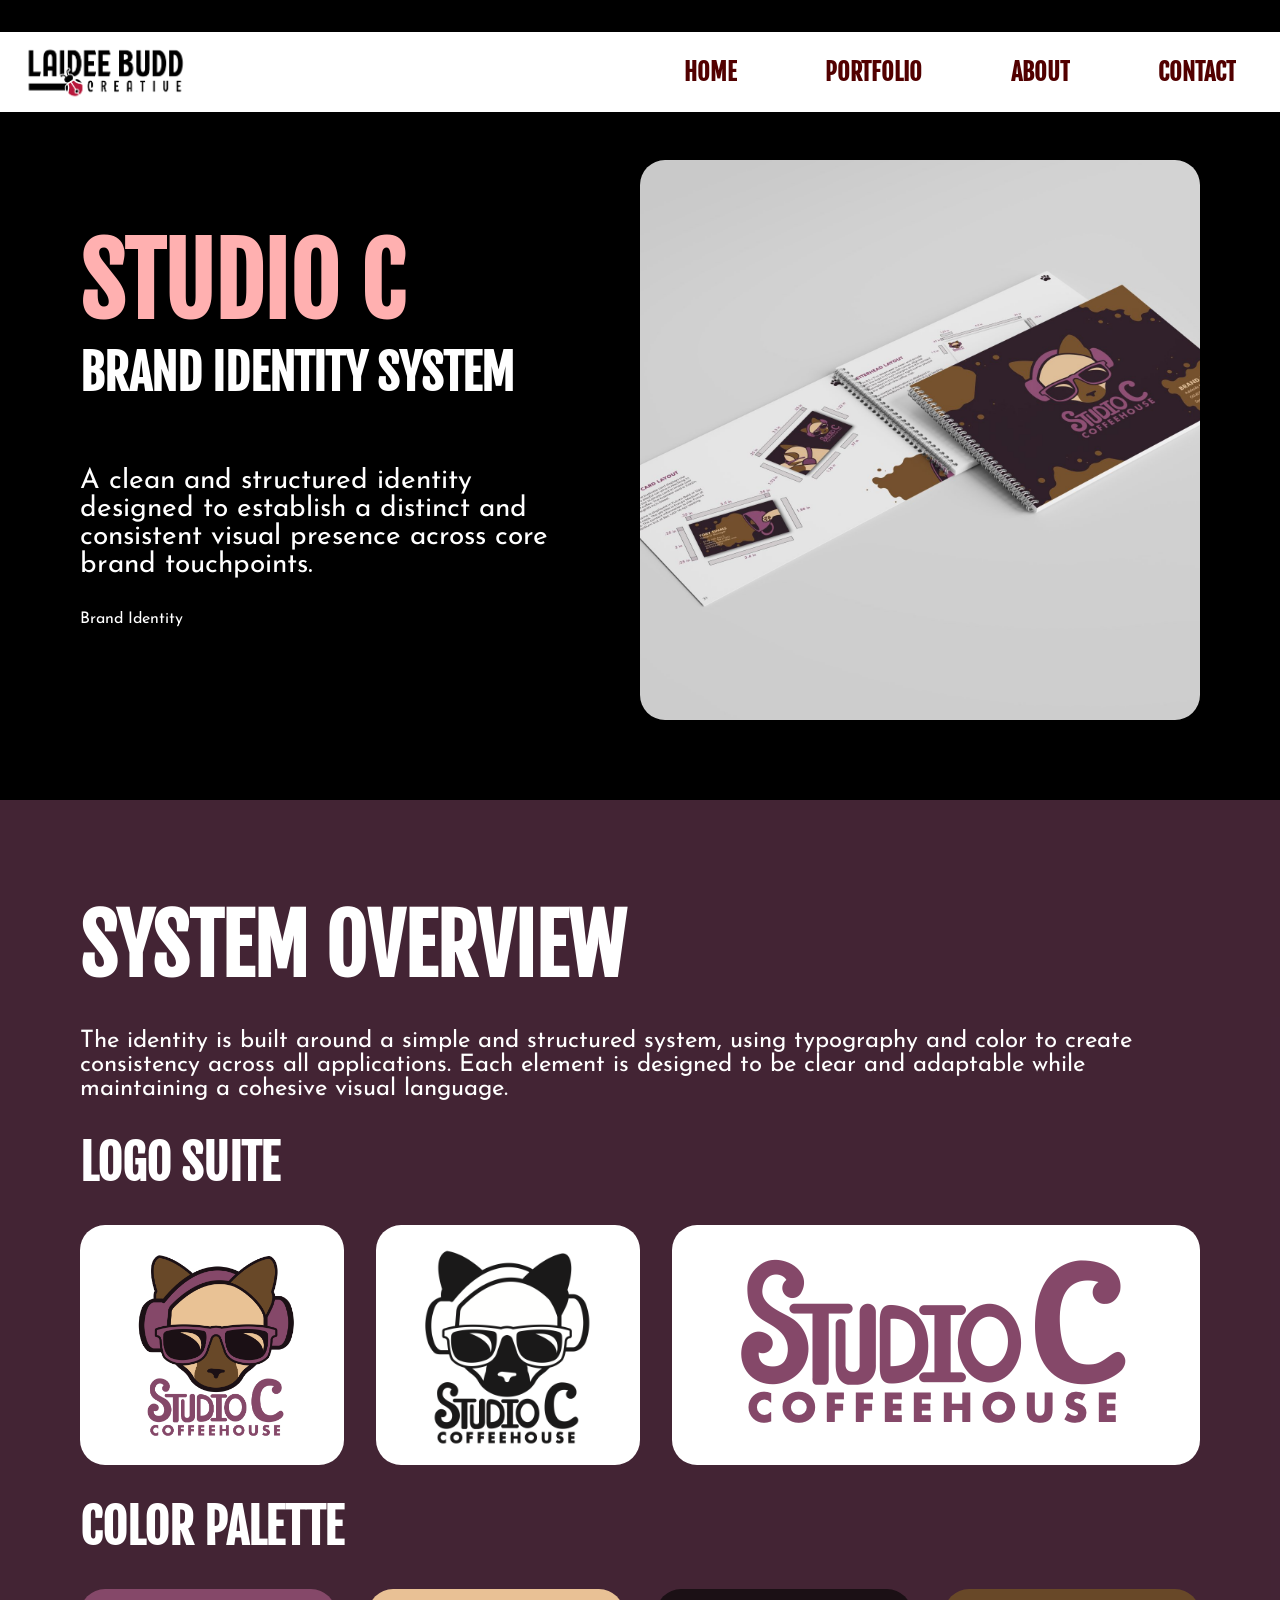
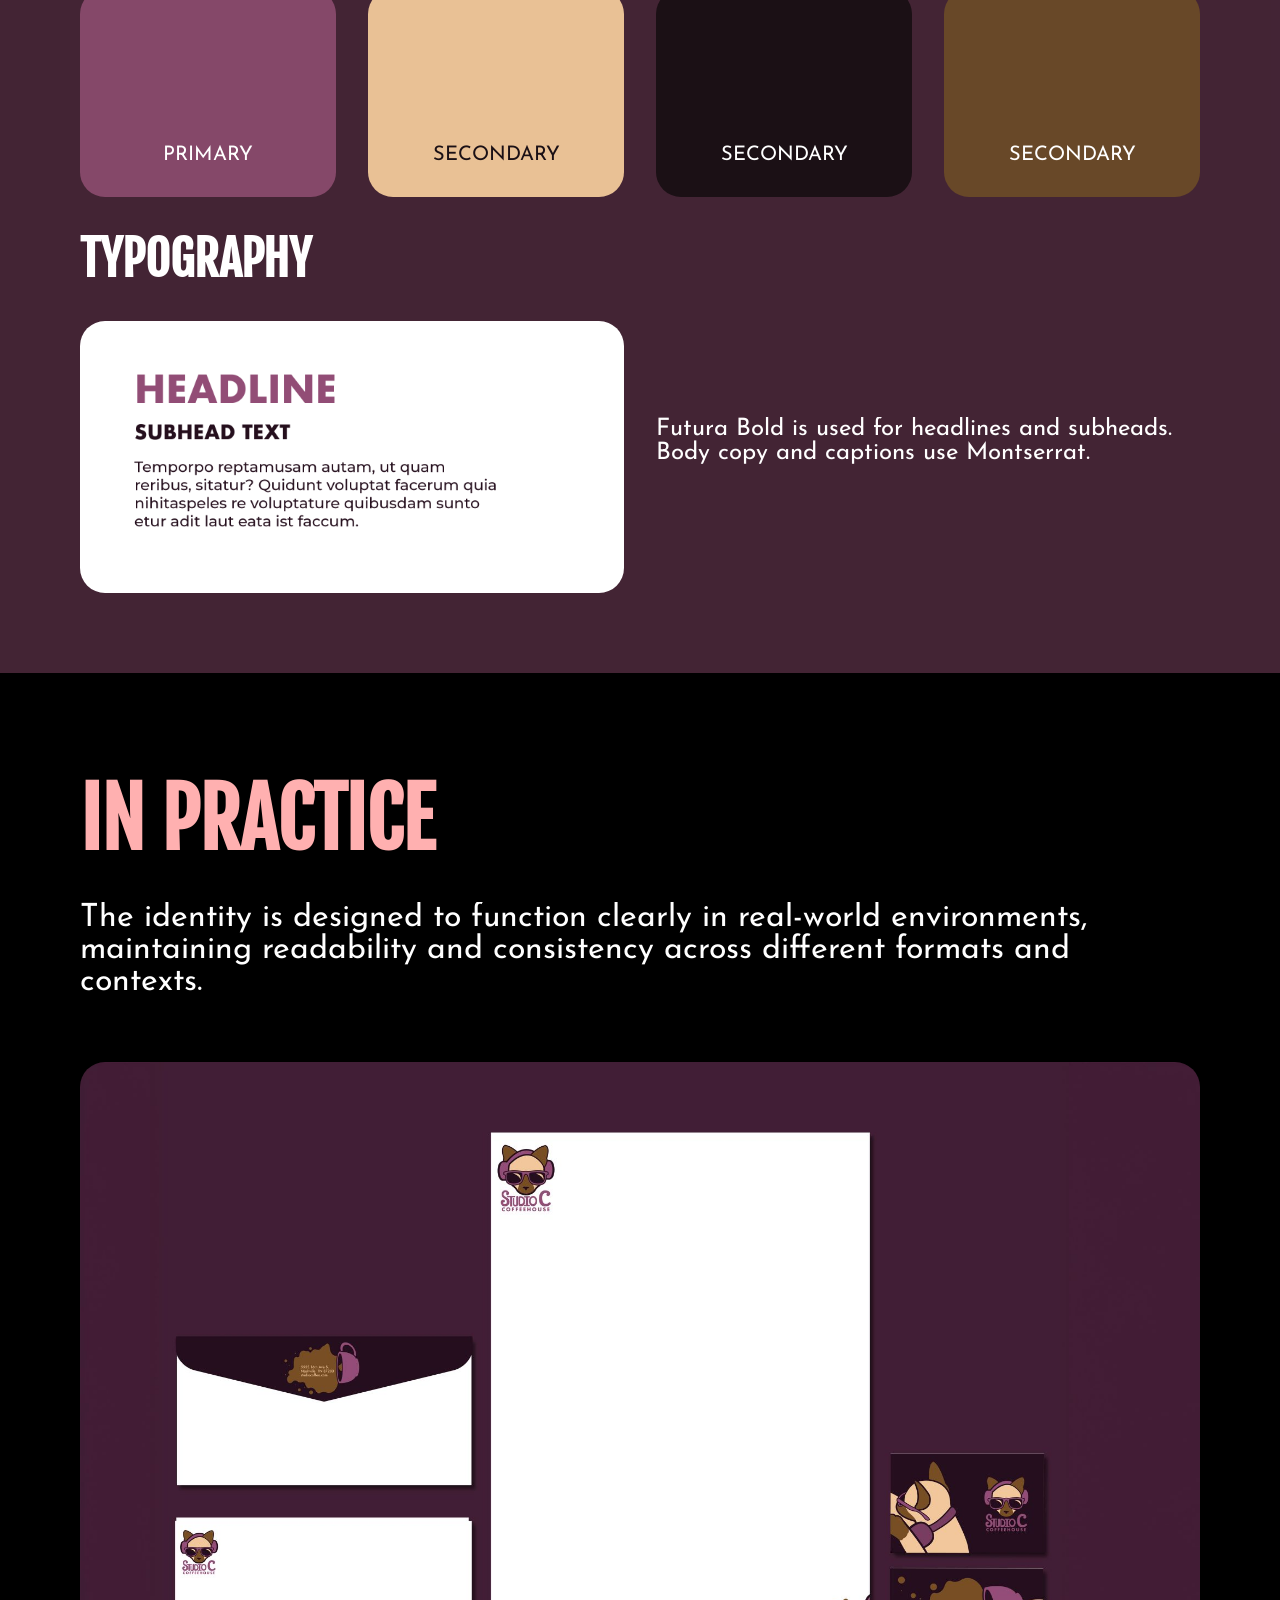
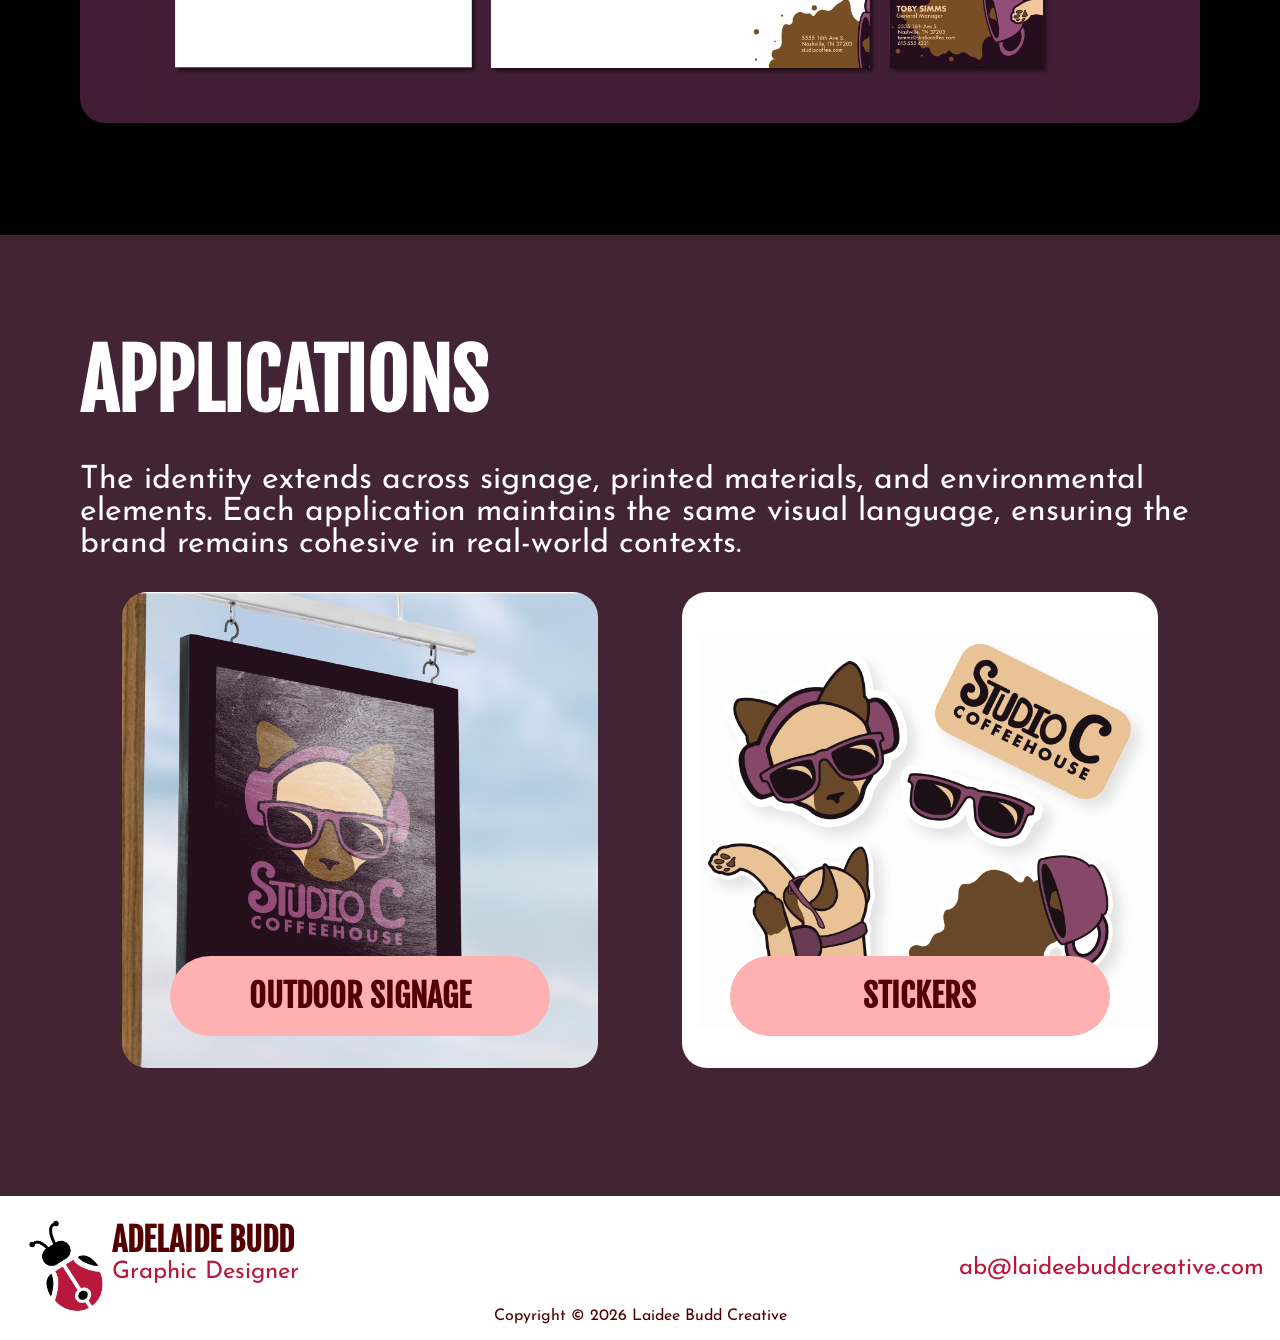
<file: studioc.html>
<!DOCTYPE html>
<html lang="en">
<head>
    <meta charset="UTF-8">
    <meta name="viewport" content="width=device-width, initial-scale=1.0">
    <title>Laidee Budd Creative | Studio C</title>

    <link rel="stylesheet" href="./sass/project.css">
    
    <link rel="preconnect" href="https://fonts.googleapis.com">
    <link rel="preconnect" href="https://fonts.gstatic.com" crossorigin>
    <link href="https://fonts.googleapis.com/css2?family=Fjalla+One&family=Josefin+Sans:ital,wght@0,100..700;1,100..700&display=swap" rel="stylesheet">
    <link rel="shortcut icon" href="./images/favicon.png" type="image/x-icon">
</head>
<body>
    <nav>
        <div id="nav-container">
            <div id="navbar">
                <a href="./index.html">               <img href="./index.html" src="./images/laidee-budd-creative-logo.png" alt="Laidee Budd Creative Logo"></a>
    
                <div id="hamburger" onclick="menuToggle()">&#9776;</div>
            </div>
            <div id="nav-items">
                <a href="./index.html">HOME</a>
                <a href="./portfolio.html">PORTFOLIO</a>
                <a href="./about.html">ABOUT</a>
                <a href="./contact.html">CONTACT</a>
            </div>
        </div>
    </nav>

    <header>
        <div class="headlines">
            <h1>STUDIO C</h1>
            <h3>BRAND IDENTITY SYSTEM</h3>
        </div>
        <div class="textbox">
            <p>A clean and structured identity designed to establish a distinct and consistent visual presence across core brand touchpoints.</p>
            <p class="small-text">Brand Identity</p>

        </div>
        <img class="hero-image" src="./images/STUDIO C BRAND GUIDE.jpeg" alt="">

    </header>

    <section class="overview studioc-background">
        <div class="text-box">
            <h2>SYSTEM OVERVIEW</h2>
            <p>The identity is built around a simple and structured system, using typography and color to create consistency across all applications. Each element is designed to be clear and adaptable while maintaining a cohesive visual language.</p>
            
        </div>
        <div class="logo-suite">
            <h4>LOGO SUITE</h4>
            <div class="studioc-logos">
                <img class="logo1" src="./images/studioc-mainlogo.png" alt="Studio C Main Logo">

                <img class="logo2" src="./images/studioc-bwlogo.png" alt="Studio C Black & White Logo">

                <img class="logo3" src="./images/studioc-wordmark.png" alt="Studio C Wordmark">
            </div>
        </div>
        <div class="color-palette">
            <h4>COLOR PALETTE</h4>
            <div class="studioc-color">
                <span class="purple"><p>PRIMARY</p></span>
                <span class="cream"><p>SECONDARY</p></span>
                <span class="plum"><p>SECONDARY</p></span>
                <span class="brown"><p>SECONDARY</p></span>
            </div>
        </div>
        <div class="type">
            <h4>TYPOGRAPHY</h4>
            <div class="type-box">
                <img class="studio-c" src="./images/TYPOGRAPHY-EX-STUDIO-C.png" alt="Typography example with placeholder text">
                <p>Futura Bold is used for headlines and subheads. Body copy and captions use Montserrat.</p>
            </div>
        </div>


    </section>

    <section class="in-practice">
        <h2>IN PRACTICE</h2>
        <div class="content-box">
            <img class="round-corners" src="./images/studio-c-stationery.jpg" alt="stationery mockup">

            <p>The identity is designed to function clearly in real-world environments, maintaining readability and consistency across different formats and contexts.</p>
        </div>


    </section>

    <section class="applications studioc-background">
        <h2>APPLICATIONS</h2>
        <p>The identity extends across signage, printed materials, and environmental elements. Each application maintains the same visual language, ensuring the brand remains cohesive in real-world contexts.</p>
        <div class="mini-grid">
            <div class="portfolio-card" id="studioc-sign">
                <p class="button">OUTDOOR SIGNAGE</p>
    
            </div>
    
            <div class="portfolio-card" id="studioc-stickers">
                <p class="button">STICKERS</p>
    
            </div>
        </div>

    </section>

    <footer>
        <div class="main-section">
            <div class="name-with-icon">
                <img src="./images/Laidee Budd Creative Logo-03.png" alt="Laidee Budd Creative Submark Ladybug with Pen Icon">
                <div class="namestack">
                    <h5>ADELAIDE BUDD</h5>
                    <p>Graphic Designer</p>
                    
                </div>
            </div>
            <a href="mailto:ab@laideebuddcreative.com">ab@laideebuddcreative.com</a>
        </div>
        <p class="copyright">Copyright © 2026 Laidee Budd Creative</p>

    </footer>
    <script src="./script.js"></script>
</body>
</html>
</file>
<file: sass/output.css>
* {
  margin: 0;
  padding: 0;
  box-sizing: border-box;
  max-width: 100vw;
  overflow-x: hidden;
}

html {
  -webkit-text-size-adjust: 100%;
  text-size-adjust: 100%;
}

nav #nav-container {
  display: flex;
  flex-direction: row;
  justify-content: space-between;
  align-items: center;
  position: fixed;
  background-color: #fff;
  height: 5rem;
  width: 100%;
  margin-top: 2rem;
}
@media (max-width: 500px) {
  nav #nav-container {
    flex-direction: column;
    justify-content: space-around;
  }
}
@media (min-width: 501px) and (max-width: 767px) {
  nav #nav-container {
    flex-direction: column;
    justify-content: space-around;
  }
}
nav #nav-container #navbar {
  display: flex;
  flex-direction: row;
  justify-content: space-between;
  align-items: center;
  width: 50%;
  height: 100%;
}
@media (max-width: 500px) {
  nav #nav-container #navbar {
    width: 100%;
    height: 5rem;
    justify-self: flex-start;
  }
}
@media (min-width: 501px) and (max-width: 767px) {
  nav #nav-container #navbar {
    width: 100%;
    height: 5rem;
    justify-self: flex-start;
  }
}
nav #nav-container #navbar img {
  height: 4rem;
  margin-left: 1rem;
}
nav #nav-container #navbar #hamburger {
  display: none;
  font-size: 3rem;
  color: #520000;
  margin-right: 2rem;
}
@media (max-width: 500px) {
  nav #nav-container #navbar #hamburger {
    display: block;
  }
}
@media (min-width: 501px) and (max-width: 767px) {
  nav #nav-container #navbar #hamburger {
    display: block;
  }
}
nav #nav-container #nav-items {
  display: flex;
  justify-content: space-around;
  width: 50%;
}
nav #nav-container #nav-items a {
  text-decoration: none;
  font-family: "Fjalla One", sans-serif;
  font-size: 1.5rem;
  font-weight: bold;
  color: #520000;
}
@media (max-width: 500px) {
  nav #nav-container #nav-items {
    display: none;
    width: 100%;
    height: 55%;
    background-color: #fff;
    align-items: center;
    flex-direction: column;
    justify-content: space-around;
  }
}
@media (min-width: 501px) and (max-width: 767px) {
  nav #nav-container #nav-items {
    display: none;
    width: 100%;
    height: 55%;
    background-color: #fff;
    align-items: center;
    flex-direction: column;
    justify-content: space-around;
  }
}

.nav-background {
  background-image: url(../images/Brand-Pattern-deep-red.png);
}

.open-mobile-nav {
  height: 50vh;
}

footer {
  background-color: #fff;
  display: flex;
  flex-direction: column;
  align-items: center;
}
footer .main-section {
  display: flex;
  flex-direction: row;
  justify-content: space-between;
  align-items: center;
  width: 100%;
  padding: 1rem;
}
footer .main-section .name-with-icon {
  display: flex;
  flex-direction: row;
  align-items: center;
  justify-self: flex-start;
}
footer .main-section .name-with-icon img {
  width: 7rem;
  margin-right: -1rem;
}
footer .main-section .name-with-icon .namestack {
  display: flex;
  flex-direction: column;
  align-items: flex-start;
}
footer .main-section .name-with-icon .namestack h5 {
  font-family: "Fjalla One", sans-serif;
  font-size: 2rem;
  color: #520000;
}
footer .main-section .name-with-icon .namestack p {
  font-family: "Josefin Sans", "Avenir Next", Avenir, "Century Gothic", sans-serif;
  font-size: 1.5rem;
  color: #B8183C;
}
@media (max-width: 500px) {
  footer .main-section {
    flex-direction: column;
    align-items: center;
  }
}
@media (min-width: 501px) and (max-width: 767px) {
  footer .main-section {
    flex-direction: column;
    align-items: center;
  }
}
footer .main-section a {
  font-family: "Josefin Sans", "Avenir Next", Avenir, "Century Gothic", sans-serif;
  font-size: 1.5rem;
  color: #B8183C;
  text-decoration: none;
}
@media (max-width: 500px) {
  footer .main-section a {
    margin: 1rem;
  }
}
@media (min-width: 501px) and (max-width: 767px) {
  footer .main-section a {
    margin: 1rem;
  }
}
footer .copyright {
  font-family: "Josefin Sans", "Avenir Next", Avenir, "Century Gothic", sans-serif;
  font-size: 1rem;
  color: #520000;
  text-align: center;
  margin-top: -2rem;
  margin-bottom: 1rem;
}
@media (max-width: 500px) {
  footer .copyright {
    margin-top: 0;
  }
}
@media (min-width: 501px) and (max-width: 767px) {
  footer .copyright {
    margin-top: 0;
  }
}

.button {
  display: flex;
  align-items: center;
  justify-content: center;
  font-family: "Fjalla One", sans-serif;
  font-weight: bold;
  text-decoration: none;
  color: #fff;
  font-size: 3rem;
  text-align: center;
  line-height: 1;
  background-color: #520000;
  border-radius: 100px;
  width: 80%;
  max-width: 100%;
  padding: 0.75rem 2rem;
  min-height: 5rem;
  white-space: normal;
}
@media (max-width: 500px) {
  .button {
    font-size: 2rem;
    min-height: 4rem;
  }
}
@media (min-width: 501px) and (max-width: 767px) {
  .button {
    font-size: 2rem;
    min-height: 4rem;
  }
}

.hero-background {
  background-image: url(../images/Brand-Pattern-pink.png);
  background-repeat: repeat;
}

.red-brand-background {
  background-image: url(../images/Brand-Pattern-deep-red.png);
  background-repeat: repeat;
}
.red-brand-background .button {
  background-color: #FFB0B0;
  color: #520000;
}

body {
  height: 100%;
}

.hero-grid-container {
  display: grid;
  grid-template-columns: 1fr 1 fr 1fr;
  grid-template-rows: 1fr 1fr;
  grid-template-areas: "txt . hs" "txt . hs";
  min-height: 85vh;
}
@media (max-width: 500px) {
  .hero-grid-container {
    grid-template-columns: 1fr;
    grid-template-rows: 2fr 1fr;
    grid-template-areas: "txt" "hs";
    height: 85vh;
  }
}
@media (min-width: 501px) and (max-width: 767px) {
  .hero-grid-container {
    grid-template-columns: 1fr;
    grid-template-rows: 2fr 1fr;
    grid-template-areas: "txt" "hs";
    height: 85vh;
  }
}
.hero-grid-container .text-box {
  grid-area: txt;
  display: flex;
  flex-direction: column;
  margin-left: 5rem;
  justify-content: center;
  margin-top: 10rem;
}
@media (max-width: 500px) {
  .hero-grid-container .text-box {
    height: 100%;
    margin-top: 5rem;
    margin-left: 2rem;
  }
}
@media (min-width: 501px) and (max-width: 767px) {
  .hero-grid-container .text-box {
    height: 100%;
    margin-top: 5rem;
    margin-left: 2rem;
  }
}
.hero-grid-container .text-box h1 {
  font-family: "Fjalla One", sans-serif;
  font-size: 6rem;
}
@media (max-width: 500px) {
  .hero-grid-container .text-box h1 {
    font-size: clamp(3rem, 14vw, 4rem);
    margin-top: 0rem;
    margin-bottom: 0.5rem;
  }
}
@media (min-width: 501px) and (max-width: 767px) {
  .hero-grid-container .text-box h1 {
    font-size: clamp(3rem, 14vw, 4rem);
    margin-top: 0rem;
    margin-bottom: 0.5rem;
  }
}
@media (min-width: 768px) and (max-width: 1199px) {
  .hero-grid-container .text-box h1 {
    font-size: 4rem;
  }
}
.hero-grid-container .text-box .lower-line {
  margin-top: -1rem;
  margin-bottom: 1rem;
}
.hero-grid-container .text-box p {
  font-family: "Josefin Sans", "Avenir Next", Avenir, "Century Gothic", sans-serif;
  font-size: 2rem;
  margin-bottom: 2rem;
}
@media (max-width: 500px) {
  .hero-grid-container .text-box p {
    font-size: 1.25rem;
    width: 85%;
    margin-bottom: 1rem;
  }
}
@media (min-width: 501px) and (max-width: 767px) {
  .hero-grid-container .text-box p {
    font-size: 1.25rem;
    width: 75%;
    margin-bottom: 1rem;
  }
}
.hero-grid-container .text-box .button {
  margin-bottom: 5rem;
}
@media (max-width: 500px) {
  .hero-grid-container .text-box .button {
    width: 55%;
    height: 4rem;
    font-size: 1.5rem;
  }
}
@media (min-width: 501px) and (max-width: 767px) {
  .hero-grid-container .text-box .button {
    width: 65%;
    height: 4rem;
    font-size: 1.5rem;
  }
}
@media (min-width: 768px) and (max-width: 1199px) {
  .hero-grid-container .text-box .button {
    font-size: 2.5rem;
  }
}
.hero-grid-container img {
  grid-area: hs;
  max-height: 75vh;
  align-self: flex-end;
}
@media (max-width: 500px) {
  .hero-grid-container img {
    justify-self: flex-end;
    margin-top: -10rem;
    margin-right: -5rem;
    height: 145%;
  }
}
@media (min-width: 501px) and (max-width: 767px) {
  .hero-grid-container img {
    justify-self: flex-end;
    margin-top: -10rem;
    margin-right: -5rem;
    height: 145%;
  }
}

section {
  display: flex;
  flex-direction: column;
  display: flex;
  flex-direction: column;
}
section h2 {
  font-size: 5rem;
  font-family: "Fjalla One", sans-serif;
  color: #FFB0B0;
  text-align: left;
  align-self: flex-start;
  margin: 5rem;
}
@media (max-width: 500px) {
  section h2 {
    font-size: 3.5rem;
    text-align: center;
    margin-bottom: 3rem;
    width: 100%;
    align-self: center;
  }
}
@media (min-width: 501px) and (max-width: 767px) {
  section h2 {
    font-size: 3.5rem;
    text-align: center;
    margin-bottom: 3rem;
    width: 100%;
    align-self: center;
  }
}
@media (min-width: 768px) and (max-width: 1199px) {
  section h2 {
    text-align: center;
    margin-bottom: 3rem;
    width: 100%;
    align-self: center;
  }
}

.card-grid {
  display: grid;
  grid-template-columns: 1fr 1fr 1fr;
  gap: 4rem;
  margin-top: 5rem;
  width: 85%;
  align-self: center;
  margin-bottom: 5rem;
}
@media (max-width: 500px) {
  .card-grid {
    grid-template-columns: 1fr;
    gap: 2rem;
  }
}
@media (min-width: 501px) and (max-width: 767px) {
  .card-grid {
    grid-template-columns: 1fr;
    gap: 2rem;
  }
}
@media (min-width: 768px) and (max-width: 1199px) {
  .card-grid {
    gap: 1rem;
    width: 95%;
  }
}
.card-grid .card {
  display: flex;
  flex-direction: column;
  width: 100%;
}
.card-grid .card img {
  aspect-ratio: 1;
  object-fit: cover;
  border-radius: 15%;
  margin: 1rem;
}
.card-grid .card h4 {
  color: #FFB0B0;
  align-self: center;
  font-family: "Fjalla One", sans-serif;
  font-size: 3rem;
  text-align: center;
}
@media (min-width: 768px) and (max-width: 1199px) {
  .card-grid .card h4 {
    font-size: 2rem;
  }
}
.card-grid .card h5 {
  color: #FFB0B0;
  align-self: center;
  font-family: "Fjalla One", sans-serif;
  font-size: 2rem;
  text-align: center;
}
@media (min-width: 768px) and (max-width: 1199px) {
  .card-grid .card h5 {
    font-size: 1.5rem;
  }
}
.card-grid .card .button {
  align-self: center;
  font-size: 2rem;
  background-color: #B8183C;
  margin: 1rem 0 1rem 0;
}
@media (max-width: 500px) {
  .card-grid .card .button {
    height: 4rem;
  }
}
@media (min-width: 501px) and (max-width: 767px) {
  .card-grid .card .button {
    height: 4rem;
  }
}
@media (min-width: 768px) and (max-width: 1199px) {
  .card-grid .card {
    font-size: 1.5rem;
  }
}

section h2 {
  margin-bottom: 0;
}
section .grid-container {
  display: grid;
  grid-template-columns: 1fr 1fr;
  justify-content: center;
  align-items: center;
  margin-bottom: 5rem;
}
@media (max-width: 500px) {
  section .grid-container {
    grid-template-columns: 1fr;
    grid-template-areas: "pic" "tb";
  }
}
@media (min-width: 501px) and (max-width: 767px) {
  section .grid-container {
    grid-template-columns: 1fr;
    grid-template-areas: "pic" "tb";
  }
}
section .grid-container .text-box {
  display: flex;
  flex-direction: column;
  grid-area: tb;
  align-self: flex-start;
  margin: 0 2rem 0 5rem;
}
@media (max-width: 500px) {
  section .grid-container .text-box {
    margin: 2rem;
    text-align: center;
  }
}
@media (min-width: 501px) and (max-width: 767px) {
  section .grid-container .text-box {
    margin: 2rem;
    text-align: center;
  }
}
section .grid-container .text-box h3 {
  font-family: "Fjalla One", sans-serif;
  color: #fff;
  font-size: 3.5rem;
  margin: 3rem 0 3rem 0;
}
@media (max-width: 500px) {
  section .grid-container .text-box h3 {
    margin: 0 0 2rem 0;
    font-size: 2.5rem;
  }
}
@media (min-width: 501px) and (max-width: 767px) {
  section .grid-container .text-box h3 {
    margin: 0 0 2rem 0;
    font-size: 2.5rem;
  }
}
section .grid-container .text-box p {
  font-family: "Josefin Sans", "Avenir Next", Avenir, "Century Gothic", sans-serif;
  font-size: 1.5rem;
  margin-bottom: 3rem;
  color: #fff;
}
@media (max-width: 500px) {
  section .grid-container .text-box p {
    font-size: 1.25rem;
  }
}
@media (min-width: 501px) and (max-width: 767px) {
  section .grid-container .text-box p {
    font-size: 1.25rem;
  }
}
section .grid-container .text-box .button {
  width: 85%;
  font-size: 2rem;
}
@media (max-width: 500px) {
  section .grid-container .text-box .button {
    width: 85%;
    align-self: center;
    height: 4rem;
  }
}
@media (min-width: 501px) and (max-width: 767px) {
  section .grid-container .text-box .button {
    width: 85%;
    align-self: center;
    height: 4rem;
  }
}
section .grid-container .section-img {
  width: 90%;
  align-self: center;
  justify-self: center;
  grid-area: pic;
  margin-top: -4.5rem;
}
@media (max-width: 500px) {
  section .grid-container .section-img {
    margin: 0;
  }
}
@media (min-width: 501px) and (max-width: 767px) {
  section .grid-container .section-img {
    margin: 0;
  }
}

.what-i-do {
  grid-template-areas: "tb pic";
}

.foundation {
  grid-template-areas: "pic tb";
  margin-top: 3rem;
}
.foundation .section-img {
  margin: 0;
  padding: 3rem;
  align-self: flex-start;
}
@media (max-width: 500px) {
  .foundation .section-img {
    width: 95%;
    padding: 1rem;
  }
}
@media (min-width: 501px) and (max-width: 767px) {
  .foundation .section-img {
    width: 95%;
    padding: 1rem;
  }
}
.foundation .foundation-logo {
  margin-bottom: 3rem;
  width: 85%;
  align-self: center;
}
.foundation .button {
  align-self: center;
}
@media (max-width: 500px) {
  .foundation .button {
    height: 4rem;
  }
}
@media (min-width: 501px) and (max-width: 767px) {
  .foundation .button {
    height: 4rem;
  }
}

.cta {
  display: flex;
  flex-direction: column;
  align-items: center;
  justify-content: center;
  padding: 5rem;
}
.cta h1 {
  font-family: "Fjalla One", sans-serif;
  color: #FFB0B0;
  font-size: 3.5rem;
  margin: 3rem 0 3rem 0;
  text-align: center;
}
@media (max-width: 500px) {
  .cta h1 {
    font-size: 3rem;
  }
}
@media (min-width: 501px) and (max-width: 767px) {
  .cta h1 {
    font-size: 3rem;
  }
}
.cta p {
  font-family: "Josefin Sans", "Avenir Next", Avenir, "Century Gothic", sans-serif;
  font-size: 2rem;
  margin-bottom: 3rem;
  color: #fff;
  text-align: center;
}
@media (max-width: 500px) {
  .cta p {
    font-size: 1.5rem;
  }
}
@media (max-width: 500px) {
  .cta p {
    font-size: 1.5rem;
  }
}
.cta .button {
  width: 45%;
}
@media (max-width: 500px) {
  .cta .button {
    width: 85%;
    height: 4rem;
  }
}
@media (min-width: 501px) and (max-width: 767px) {
  .cta .button {
    width: 85%;
    height: 4rem;
  }
}

body {
  background-color: #000;
}

.placeholder {
  height: 85vw;
  display: flex;
  align-items: center;
  justify-content: center;
}
.placeholder h1 {
  font-family: "Fjalla One", sans-serif;
  color: #fff;
  text-align: center;
  font-size: 5rem;
}

/*# sourceMappingURL=output.css.map */
</file>
<file: sass/about.css>
* {
  margin: 0;
  padding: 0;
  box-sizing: border-box;
  max-width: 100vw;
  overflow-x: hidden;
  -webkit-text-size-adjust: none;
}

h1 {
  font-family: "Fjalla One", sans-serif;
  font-size: 6rem;
}
@media (max-width: 500px) {
  h1 {
    font-size: 4rem;
    margin-top: 0rem;
    margin-bottom: 0.5rem;
  }
}
@media (min-width: 501px) and (max-width: 767px) {
  h1 {
    font-size: 4rem;
    margin-top: 0rem;
    margin-bottom: 0.5rem;
  }
}
@media (min-width: 768px) and (max-width: 1199px) {
  h1 {
    font-size: 5rem;
  }
}

h2 {
  font-family: "Fjalla One", sans-serif;
  font-size: 5rem;
  padding-top: 1rem;
}
@media (max-width: 500px) {
  h2 {
    font-size: 3.5rem;
  }
}
@media (min-width: 501px) and (max-width: 767px) {
  h2 {
    font-size: 3.5rem;
  }
}

h3 {
  font-family: "Fjalla One", sans-serif;
  font-size: 3rem;
}
@media (max-width: 500px) {
  h3 {
    font-size: 2.5;
  }
}
@media (min-width: 501px) and (max-width: 767px) {
  h3 {
    font-size: 2.5;
  }
}

h4 {
  font-family: "Fjalla One", sans-serif;
  font-size: 2rem;
}
@media (max-width: 500px) {
  h4 {
    font-size: 1.75rem;
  }
}
@media (min-width: 501px) and (max-width: 767px) {
  h4 {
    font-size: 1.75rem;
  }
}

h5 {
  font-family: "Fjalla One", sans-serif;
  font-size: 1rem;
}

p {
  font-family: "Josefin Sans", "Avenir Next", Avenir, "Century Gothic", sans-serif;
  font-size: 2rem;
  margin-bottom: 2rem;
}
@media (max-width: 500px) {
  p {
    font-size: 1.25rem;
  }
}
@media (min-width: 501px) and (max-width: 767px) {
  p {
    font-size: 1.25rem;
  }
}

nav #nav-container {
  display: flex;
  flex-direction: row;
  justify-content: space-between;
  align-items: center;
  position: fixed;
  background-color: #fff;
  height: 5rem;
  width: 100%;
  margin-top: 2rem;
}
@media (max-width: 500px) {
  nav #nav-container {
    flex-direction: column;
    justify-content: space-around;
  }
}
@media (min-width: 501px) and (max-width: 767px) {
  nav #nav-container {
    flex-direction: column;
    justify-content: space-around;
  }
}
nav #nav-container #navbar {
  display: flex;
  flex-direction: row;
  justify-content: space-between;
  align-items: center;
  width: 50%;
  height: 100%;
}
@media (max-width: 500px) {
  nav #nav-container #navbar {
    width: 100%;
    height: 5rem;
    justify-self: flex-start;
  }
}
@media (min-width: 501px) and (max-width: 767px) {
  nav #nav-container #navbar {
    width: 100%;
    height: 5rem;
    justify-self: flex-start;
  }
}
nav #nav-container #navbar img {
  height: 4rem;
  margin-left: 1rem;
}
nav #nav-container #navbar #hamburger {
  display: none;
  font-size: 3rem;
  color: #520000;
  margin-right: 2rem;
}
@media (max-width: 500px) {
  nav #nav-container #navbar #hamburger {
    display: block;
  }
}
@media (min-width: 501px) and (max-width: 767px) {
  nav #nav-container #navbar #hamburger {
    display: block;
  }
}
nav #nav-container #nav-items {
  display: flex;
  justify-content: space-around;
  width: 50%;
}
nav #nav-container #nav-items a {
  text-decoration: none;
  font-family: "Fjalla One", sans-serif;
  font-size: 1.5rem;
  font-weight: bold;
  color: #520000;
}
@media (max-width: 500px) {
  nav #nav-container #nav-items {
    display: none;
    width: 100%;
    height: 55%;
    background-color: #fff;
    align-items: center;
    flex-direction: column;
    justify-content: space-around;
  }
}
@media (min-width: 501px) and (max-width: 767px) {
  nav #nav-container #nav-items {
    display: none;
    width: 100%;
    height: 55%;
    background-color: #fff;
    align-items: center;
    flex-direction: column;
    justify-content: space-around;
  }
}

.nav-background {
  background-image: url(../images/Brand-Pattern-deep-red.png);
}

.open-mobile-nav {
  height: 50vh;
}

footer {
  background-color: #fff;
  display: flex;
  flex-direction: column;
  align-items: center;
}
footer .main-section {
  display: flex;
  flex-direction: row;
  justify-content: space-between;
  align-items: center;
  width: 100%;
  padding: 1rem;
}
footer .main-section .name-with-icon {
  display: flex;
  flex-direction: row;
  align-items: center;
  justify-self: flex-start;
}
footer .main-section .name-with-icon img {
  width: 7rem;
  margin-right: -1rem;
}
footer .main-section .name-with-icon .namestack {
  display: flex;
  flex-direction: column;
  align-items: flex-start;
}
footer .main-section .name-with-icon .namestack h5 {
  font-family: "Fjalla One", sans-serif;
  font-size: 2rem;
  color: #520000;
}
footer .main-section .name-with-icon .namestack p {
  font-family: "Josefin Sans", "Avenir Next", Avenir, "Century Gothic", sans-serif;
  font-size: 1.5rem;
  color: #B8183C;
}
@media (max-width: 500px) {
  footer .main-section {
    flex-direction: column;
    align-items: center;
  }
}
@media (min-width: 501px) and (max-width: 767px) {
  footer .main-section {
    flex-direction: column;
    align-items: center;
  }
}
footer .main-section a {
  font-family: "Josefin Sans", "Avenir Next", Avenir, "Century Gothic", sans-serif;
  font-size: 1.5rem;
  color: #B8183C;
  text-decoration: none;
}
@media (max-width: 500px) {
  footer .main-section a {
    margin: 1rem;
  }
}
@media (min-width: 501px) and (max-width: 767px) {
  footer .main-section a {
    margin: 1rem;
  }
}
footer .copyright {
  font-family: "Josefin Sans", "Avenir Next", Avenir, "Century Gothic", sans-serif;
  font-size: 1rem;
  color: #520000;
  text-align: center;
  margin-top: -2rem;
  margin-bottom: 1rem;
}
@media (max-width: 500px) {
  footer .copyright {
    margin-top: 0;
  }
}
@media (min-width: 501px) and (max-width: 767px) {
  footer .copyright {
    margin-top: 0;
  }
}

.about {
  background-image: url(../images/Brand-Pattern-pink.png);
  background-repeat: repeat;
  padding-left: 5rem;
  padding-top: 10rem;
}
@media (max-width: 500px) {
  .about {
    padding-right: 2.5rem;
    padding-left: 2.5rem;
    padding-top: 10rem;
  }
}
@media (min-width: 501px) and (max-width: 767px) {
  .about {
    padding-right: 2.5rem;
    padding-left: 2.5rem;
    padding-top: 10rem;
  }
}
@media (min-width: 768px) and (max-width: 1199px) {
  .about {
    padding-right: 5rem;
    padding-top: 10rem;
  }
}
@media (max-width: 500px) {
  .about h1 {
    text-align: center;
    align-self: center;
  }
}
@media (min-width: 501px) and (max-width: 767px) {
  .about h1 {
    text-align: center;
    align-self: center;
  }
}
@media (min-width: 768px) and (max-width: 1199px) {
  .about h1 {
    text-align: center;
    align-self: center;
  }
}
.about .grid-box {
  display: grid;
  grid-template-columns: 1fr 1fr;
}
@media (max-width: 500px) {
  .about .grid-box {
    grid-template-columns: 1fr;
  }
}
@media (min-width: 501px) and (max-width: 767px) {
  .about .grid-box {
    grid-template-columns: 1fr;
  }
}
@media (min-width: 768px) and (max-width: 1199px) {
  .about .grid-box {
    grid-template-columns: 1fr;
  }
}
.about .grid-box p {
  margin-top: 2rem;
}
.about .grid-box img {
  width: 125%;
  object-fit: contain;
}
@media (max-width: 500px) {
  .about .grid-box img {
    width: 100%;
  }
}
@media (min-width: 501px) and (max-width: 767px) {
  .about .grid-box img {
    width: 100%;
  }
}
@media (min-width: 768px) and (max-width: 1199px) {
  .about .grid-box img {
    width: 100%;
  }
}

/*# sourceMappingURL=about.css.map */
</file>
<file: sass/project.css>
* {
  margin: 0;
  padding: 0;
  box-sizing: border-box;
  max-width: 100vw;
  overflow-x: hidden;
  -webkit-text-size-adjust: none;
}

h1 {
  font-family: "Fjalla One", sans-serif;
  font-size: 6rem;
}
@media (max-width: 500px) {
  h1 {
    font-size: 4rem;
    margin-top: 0rem;
    margin-bottom: 0.5rem;
  }
}
@media (min-width: 501px) and (max-width: 767px) {
  h1 {
    font-size: 4rem;
    margin-top: 0rem;
    margin-bottom: 0.5rem;
  }
}
@media (min-width: 768px) and (max-width: 1199px) {
  h1 {
    font-size: 5rem;
  }
}

h2 {
  font-family: "Fjalla One", sans-serif;
  font-size: 5rem;
  padding-top: 1rem;
}
@media (max-width: 500px) {
  h2 {
    font-size: 3.5rem;
  }
}
@media (min-width: 501px) and (max-width: 767px) {
  h2 {
    font-size: 3.5rem;
  }
}

h3 {
  font-family: "Fjalla One", sans-serif;
  font-size: 3rem;
}
@media (max-width: 500px) {
  h3 {
    font-size: 2.5;
  }
}
@media (min-width: 501px) and (max-width: 767px) {
  h3 {
    font-size: 2.5;
  }
}

h4 {
  font-family: "Fjalla One", sans-serif;
  font-size: 2rem;
}
@media (max-width: 500px) {
  h4 {
    font-size: 1.75rem;
  }
}
@media (min-width: 501px) and (max-width: 767px) {
  h4 {
    font-size: 1.75rem;
  }
}

h5 {
  font-family: "Fjalla One", sans-serif;
  font-size: 1rem;
}

p {
  font-family: "Josefin Sans", "Avenir Next", Avenir, "Century Gothic", sans-serif;
  font-size: 2rem;
  margin-bottom: 2rem;
}
@media (max-width: 500px) {
  p {
    font-size: 1.25rem;
  }
}
@media (min-width: 501px) and (max-width: 767px) {
  p {
    font-size: 1.25rem;
  }
}

.button {
  display: flex;
  align-items: center;
  justify-content: center;
  font-family: "Fjalla One", sans-serif;
  font-weight: bold;
  text-decoration: none;
  color: #fff;
  font-size: 3rem;
  text-align: center;
  line-height: 1;
  background-color: #520000;
  border-radius: 100px;
  width: 80%;
  max-width: 100%;
  padding: 0.75rem 2rem;
  min-height: 5rem;
  white-space: normal;
}
@media (max-width: 500px) {
  .button {
    font-size: 2rem;
    min-height: 4rem;
  }
}
@media (min-width: 501px) and (max-width: 767px) {
  .button {
    font-size: 2rem;
    min-height: 4rem;
  }
}

nav #nav-container {
  display: flex;
  flex-direction: row;
  justify-content: space-between;
  align-items: center;
  position: fixed;
  background-color: #fff;
  height: 5rem;
  width: 100%;
  margin-top: 2rem;
}
@media (max-width: 500px) {
  nav #nav-container {
    flex-direction: column;
    justify-content: space-around;
  }
}
@media (min-width: 501px) and (max-width: 767px) {
  nav #nav-container {
    flex-direction: column;
    justify-content: space-around;
  }
}
nav #nav-container #navbar {
  display: flex;
  flex-direction: row;
  justify-content: space-between;
  align-items: center;
  width: 50%;
  height: 100%;
}
@media (max-width: 500px) {
  nav #nav-container #navbar {
    width: 100%;
    height: 5rem;
    justify-self: flex-start;
  }
}
@media (min-width: 501px) and (max-width: 767px) {
  nav #nav-container #navbar {
    width: 100%;
    height: 5rem;
    justify-self: flex-start;
  }
}
nav #nav-container #navbar img {
  height: 4rem;
  margin-left: 1rem;
}
nav #nav-container #navbar #hamburger {
  display: none;
  font-size: 3rem;
  color: #520000;
  margin-right: 2rem;
}
@media (max-width: 500px) {
  nav #nav-container #navbar #hamburger {
    display: block;
  }
}
@media (min-width: 501px) and (max-width: 767px) {
  nav #nav-container #navbar #hamburger {
    display: block;
  }
}
nav #nav-container #nav-items {
  display: flex;
  justify-content: space-around;
  width: 50%;
}
nav #nav-container #nav-items a {
  text-decoration: none;
  font-family: "Fjalla One", sans-serif;
  font-size: 1.5rem;
  font-weight: bold;
  color: #520000;
}
@media (max-width: 500px) {
  nav #nav-container #nav-items {
    display: none;
    width: 100%;
    height: 55%;
    background-color: #fff;
    align-items: center;
    flex-direction: column;
    justify-content: space-around;
  }
}
@media (min-width: 501px) and (max-width: 767px) {
  nav #nav-container #nav-items {
    display: none;
    width: 100%;
    height: 55%;
    background-color: #fff;
    align-items: center;
    flex-direction: column;
    justify-content: space-around;
  }
}

.nav-background {
  background-image: url(../images/Brand-Pattern-deep-red.png);
}

.open-mobile-nav {
  height: 50vh;
}

footer {
  background-color: #fff;
  display: flex;
  flex-direction: column;
  align-items: center;
}
footer .main-section {
  display: flex;
  flex-direction: row;
  justify-content: space-between;
  align-items: center;
  width: 100%;
  padding: 1rem;
}
footer .main-section .name-with-icon {
  display: flex;
  flex-direction: row;
  align-items: center;
  justify-self: flex-start;
}
footer .main-section .name-with-icon img {
  width: 7rem;
  margin-right: -1rem;
}
footer .main-section .name-with-icon .namestack {
  display: flex;
  flex-direction: column;
  align-items: flex-start;
}
footer .main-section .name-with-icon .namestack h5 {
  font-family: "Fjalla One", sans-serif;
  font-size: 2rem;
  color: #520000;
}
footer .main-section .name-with-icon .namestack p {
  font-family: "Josefin Sans", "Avenir Next", Avenir, "Century Gothic", sans-serif;
  font-size: 1.5rem;
  color: #B8183C;
}
@media (max-width: 500px) {
  footer .main-section {
    flex-direction: column;
    align-items: center;
  }
}
@media (min-width: 501px) and (max-width: 767px) {
  footer .main-section {
    flex-direction: column;
    align-items: center;
  }
}
footer .main-section a {
  font-family: "Josefin Sans", "Avenir Next", Avenir, "Century Gothic", sans-serif;
  font-size: 1.5rem;
  color: #B8183C;
  text-decoration: none;
}
@media (max-width: 500px) {
  footer .main-section a {
    margin: 1rem;
  }
}
@media (min-width: 501px) and (max-width: 767px) {
  footer .main-section a {
    margin: 1rem;
  }
}
footer .copyright {
  font-family: "Josefin Sans", "Avenir Next", Avenir, "Century Gothic", sans-serif;
  font-size: 1rem;
  color: #520000;
  text-align: center;
  margin-top: -2rem;
  margin-bottom: 1rem;
}
@media (max-width: 500px) {
  footer .copyright {
    margin-top: 0;
  }
}
@media (min-width: 501px) and (max-width: 767px) {
  footer .copyright {
    margin-top: 0;
  }
}

body {
  background-color: #000;
}

header {
  display: grid;
  grid-template-columns: 1fr 1fr;
  grid-template-areas: "hl pic" "txt pic";
  padding: 5rem;
  margin-top: 5rem;
}
@media (max-width: 500px) {
  header {
    grid-template-columns: 1fr;
    grid-template-areas: "hl" "pic" "txt";
    padding: 2.5rem;
    margin-top: 7rem;
  }
}
@media (min-width: 501px) and (max-width: 767px) {
  header {
    grid-template-columns: 1fr;
    grid-template-areas: "hl" "pic" "txt";
    padding: 2.5rem;
    margin-top: 7rem;
  }
}

.headlines {
  grid-area: hl;
  align-self: flex-end;
}
.headlines h1 {
  color: #FFB0B0;
}
@media (max-width: 500px) {
  .headlines h1 {
    font-size: 3.5rem;
    text-align: center;
  }
}
@media (min-width: 501px) and (max-width: 767px) {
  .headlines h1 {
    font-size: 3.5rem;
    text-align: center;
  }
}
@media (min-width: 768px) and (max-width: 1199px) {
  .headlines h1 {
    font-size: 4rem;
  }
}
.headlines h3 {
  color: #fff;
  margin-bottom: 2rem;
}
@media (max-width: 500px) {
  .headlines h3 {
    font-size: 2rem;
    text-align: center;
  }
}
@media (min-width: 501px) and (max-width: 767px) {
  .headlines h3 {
    font-size: 2.5rem;
    text-align: center;
  }
}
@media (min-width: 768px) and (max-width: 1199px) {
  .headlines h3 {
    font-size: 2rem;
  }
}

.textbox {
  grid-area: txt;
  color: #fff;
  width: 85%;
  display: flex;
  flex-direction: column;
  margin-top: 2rem;
}
@media (max-width: 500px) {
  .textbox {
    align-items: center;
    align-self: center;
    justify-self: center;
    width: 100%;
  }
}
@media (min-width: 501px) and (max-width: 767px) {
  .textbox {
    align-items: center;
    align-self: center;
    justify-self: center;
    width: 100%;
  }
}
.textbox p {
  font-size: 1.75rem;
}
@media (max-width: 500px) {
  .textbox p {
    text-align: center;
    font-size: 1.15rem;
  }
}
@media (min-width: 501px) and (max-width: 767px) {
  .textbox p {
    text-align: center;
  }
}
@media (min-width: 768px) and (max-width: 1199px) {
  .textbox p {
    font-size: 1.5rem;
  }
}
.textbox .small-text {
  font-size: 1rem;
}

.hero-image {
  grid-area: pic;
  aspect-ratio: 1;
  width: 100%;
  border-radius: 25px;
  object-fit: cover;
}

.overview {
  padding: 5rem;
  display: flex;
  flex-direction: column;
}
@media (max-width: 500px) {
  .overview {
    padding: 2.5rem;
  }
}
@media (min-width: 501px) and (max-width: 767px) {
  .overview {
    padding: 2.5rem;
  }
}
.overview h4 {
  font-size: 3rem;
}
@media (max-width: 500px) {
  .overview h4 {
    text-align: center;
    align-self: center;
  }
}
@media (min-width: 501px) and (max-width: 767px) {
  .overview h4 {
    text-align: center;
    align-self: center;
  }
}
@media (min-width: 768px) and (max-width: 1199px) {
  .overview h4 {
    text-align: center;
    align-self: center;
  }
}
.overview h2 {
  margin-bottom: 2rem;
}
@media (max-width: 500px) {
  .overview h2 {
    text-align: center;
  }
}
@media (min-width: 501px) and (max-width: 767px) {
  .overview h2 {
    text-align: center;
  }
}
.overview p {
  font-size: 1.5rem;
}
@media (max-width: 500px) {
  .overview p {
    font-size: 1.15rem;
    text-align: center;
  }
}

.bandwagon-background {
  background-image: url(../images/bandwagon-pattern.png);
  background-color: #BFBFBF;
}

.altaira-background {
  background-image: url(../images/altaira-background.png);
}

.studioc-background {
  background-color: rgba(133, 72, 105, 0.5019607843);
  color: #fff;
}

.myst-background {
  background-color: #65337B;
  color: #fff;
}

.bhbc-background {
  background-image: url(../images/BROOK-HOLLOW-STAINED-GLASS.png);
  color: #fff;
}

.boxlunch-background {
  background-color: #C6714B;
}

.bandwagon-logos {
  display: grid;
  grid-template-columns: 2fr 1fr 2fr;
  grid-template-areas: "logo1 logo2 logo3";
  gap: 2rem;
  margin-top: 2rem;
}
@media (max-width: 500px) {
  .bandwagon-logos {
    grid-template-columns: 1fr 2fr;
    grid-template-areas: "logo1 logo1" "logo2 logo3";
    gap: 1rem;
  }
}
@media (min-width: 501px) and (max-width: 767px) {
  .bandwagon-logos {
    grid-template-columns: 1fr 2fr;
    grid-template-areas: "logo1 logo1" "logo2 logo3";
  }
}
@media (min-width: 768px) and (max-width: 1199px) {
  .bandwagon-logos {
    grid-template-columns: 1fr 2fr;
    grid-template-areas: "logo1 logo1" "logo2 logo3";
  }
}
.bandwagon-logos .black {
  background-color: #000;
  width: 100%;
  height: 13rem;
  object-fit: contain;
  object-position: center;
  border-radius: 25px;
  grid-area: logo1;
}
@media (max-width: 500px) {
  .bandwagon-logos .black {
    height: 10rem;
  }
}
.bandwagon-logos .cream {
  background-color: #FFF2D1;
  width: 100%;
  height: 13rem;
  object-fit: contain;
  object-position: center;
  border-radius: 25px;
  grid-area: logo2;
}
@media (max-width: 500px) {
  .bandwagon-logos .cream {
    height: 10rem;
  }
}
.bandwagon-logos .orange {
  background-color: #EA7C55;
  width: 100%;
  height: 13rem;
  object-fit: contain;
  object-position: center;
  border-radius: 25px;
  padding: 1rem;
  grid-area: logo3;
}
@media (max-width: 500px) {
  .bandwagon-logos .orange {
    height: 10rem;
  }
}

.color-palette {
  margin-top: 2rem;
}
.color-palette span {
  height: 13rem;
  border-radius: 25px;
  display: flex;
  align-items: flex-end;
  justify-content: center;
}
@media (max-width: 500px) {
  .color-palette span {
    height: 10rem;
  }
}
.color-palette span p {
  font-size: 1.5rem;
}
@media (max-width: 500px) {
  .color-palette span p {
    font-size: 0.85rem;
  }
}
@media (min-width: 501px) and (max-width: 767px) {
  .color-palette span p {
    font-size: 1rem;
  }
}
@media (min-width: 1200px) and (max-width: 1499px) {
  .color-palette span p {
    font-size: 1.25rem;
  }
}

.bandwagon-color {
  display: grid;
  grid-template-columns: 3fr 1fr 1fr 1fr;
  gap: 2rem;
  grid-template-areas: "color1 color2 color3 color4";
  margin-top: 2rem;
}
@media (max-width: 500px) {
  .bandwagon-color {
    grid-template-columns: 1fr 1fr 1fr;
    grid-template-areas: "color1 color1 color1" "color2 color3 color4";
    gap: 1rem;
  }
}
@media (min-width: 501px) and (max-width: 767px) {
  .bandwagon-color {
    grid-template-columns: 1fr 1fr 1fr;
    grid-template-areas: "color1 color1 color1" "color2 color3 color4";
  }
}
@media (min-width: 768px) and (max-width: 1199px) {
  .bandwagon-color {
    grid-template-columns: 1fr 1fr 1fr;
    grid-template-areas: "color1 color1 color1" "color2 color3 color4";
  }
}
.bandwagon-color .orange {
  background-color: #EA7C55;
  grid-area: color1;
}
.bandwagon-color .cream {
  background-color: #FFF2D1;
  grid-area: color2;
}
.bandwagon-color .black {
  background-color: #000;
  color: #fff;
  grid-area: color3;
}
.bandwagon-color .gray {
  background-color: #414042;
  color: #fff;
  grid-area: color4;
}

.type h4 {
  margin-top: 2rem;
  margin-bottom: 2rem;
}

.type-box {
  display: grid;
  grid-template-columns: 1fr 1fr;
  grid-template-areas: "pic txt";
  gap: 2rem;
  align-items: center;
}
@media (max-width: 500px) {
  .type-box {
    grid-template-columns: 1fr;
    grid-template-areas: "pic" "txt";
  }
}
@media (min-width: 501px) and (max-width: 767px) {
  .type-box {
    grid-template-columns: 1fr;
    grid-template-areas: "pic" "txt";
  }
}
.type-box img {
  width: 100%;
  border-radius: 25px;
  grid-area: pic;
}
.type-box .no-corners {
  border-radius: 0;
}
.type-box p {
  grid-area: txt;
}

.in-practice {
  padding: 5rem;
}
@media (max-width: 500px) {
  .in-practice {
    padding: 2.5rem;
  }
}
@media (min-width: 501px) and (max-width: 767px) {
  .in-practice {
    padding: 2.5rem;
  }
}
.in-practice h2 {
  color: #FFB0B0;
}
@media (max-width: 500px) {
  .in-practice h2 {
    align-self: center;
    text-align: center;
  }
}
@media (min-width: 501px) and (max-width: 767px) {
  .in-practice h2 {
    align-self: center;
    text-align: center;
  }
}
.in-practice .content-box {
  display: grid;
  grid-template-columns: 1fr;
  align-items: center;
  justify-content: center;
  grid-template-areas: "txt" "pic";
}
@media (max-width: 500px) {
  .in-practice .content-box {
    grid-template-areas: "pic" "txt";
  }
}
@media (min-width: 501px) and (max-width: 767px) {
  .in-practice .content-box {
    grid-template-areas: "pic" "txt";
  }
}
.in-practice .content-box img {
  grid-area: pic;
  width: 100%;
  margin-top: 2rem;
  margin-bottom: 2rem;
}
.in-practice .content-box p {
  color: #fff;
  grid-area: txt;
  margin-top: 2rem;
}
@media (max-width: 500px) {
  .in-practice .text-box {
    text-align: center;
    align-self: center;
  }
}
@media (min-width: 501px) and (max-width: 767px) {
  .in-practice .text-box {
    text-align: center;
    align-self: center;
  }
}

.applications {
  padding: 5rem;
  display: flex;
  flex-direction: column;
}
@media (max-width: 500px) {
  .applications {
    padding: 2.5rem;
  }
}
@media (min-width: 501px) and (max-width: 767px) {
  .applications {
    padding: 2.5rem;
  }
}
@media (max-width: 500px) {
  .applications h2 {
    align-self: center;
    text-align: center;
  }
}
@media (min-width: 501px) and (max-width: 767px) {
  .applications h2 {
    align-self: center;
    text-align: center;
  }
}
.applications p {
  margin-top: 2rem;
  margin-bottom: 2rem;
}

.mini-grid {
  display: grid;
  grid-template-columns: 1fr 1fr;
}
@media (max-width: 500px) {
  .mini-grid {
    grid-template-columns: 1fr;
  }
}
@media (min-width: 501px) and (max-width: 767px) {
  .mini-grid {
    grid-template-columns: 1fr;
  }
}

.portfolio-card {
  display: flex;
  flex-direction: column;
  align-items: center;
  justify-content: flex-end;
  margin-bottom: 3rem;
  aspect-ratio: 1;
  background-size: cover;
  background-position: center;
  align-self: center;
  justify-self: center;
  width: 85%;
  border-radius: 25px;
}
.portfolio-card .button {
  background-color: #FFB0B0;
  color: #520000;
  font-size: 2rem;
}
@media (max-width: 500px) {
  .portfolio-card .button {
    font-size: 1.25rem;
  }
}
@media (min-width: 501px) and (max-width: 767px) {
  .portfolio-card .button {
    font-size: 1.25rem;
  }
}
@media (min-width: 768px) and (max-width: 1199px) {
  .portfolio-card .button {
    font-size: 1.5rem;
  }
}

.altaira {
  color: #fff;
}

.altaira-logos {
  display: grid;
  grid-template-columns: 2fr 1fr 2fr;
  grid-template-areas: "logo1 logo2 logo3";
  gap: 2rem;
  margin-top: 2rem;
}
@media (max-width: 500px) {
  .altaira-logos {
    grid-template-columns: 1fr 2fr;
    grid-template-areas: "logo1 logo1" "logo2 logo3";
    gap: 1rem;
  }
}
@media (min-width: 501px) and (max-width: 767px) {
  .altaira-logos {
    grid-template-columns: 1fr 2fr;
    grid-template-areas: "logo1 logo1" "logo2 logo3";
  }
}
@media (min-width: 768px) and (max-width: 1199px) {
  .altaira-logos {
    grid-template-columns: 1fr 2fr;
    grid-template-areas: "logo1 logo1" "logo2 logo3";
  }
}
.altaira-logos .black {
  background-color: #000;
  width: 100%;
  height: 13rem;
  object-fit: contain;
  object-position: center;
  border-radius: 25px;
  border: 5px solid #95CAE2;
  grid-area: logo1;
}
@media (max-width: 500px) {
  .altaira-logos .black {
    height: 10rem;
  }
}
.altaira-logos .navy {
  background-color: #0D3454;
  width: 100%;
  height: 13rem;
  object-fit: contain;
  object-position: center;
  border-radius: 25px;
  grid-area: logo2;
  border: 5px solid #95CAE2;
}
@media (max-width: 500px) {
  .altaira-logos .navy {
    height: 10rem;
  }
}
.altaira-logos .blue {
  background-color: #95CAE2;
  width: 100%;
  height: 13rem;
  object-fit: contain;
  object-position: center;
  border-radius: 25px;
  padding: 1rem;
  border: 5px solid #fff;
  grid-area: logo3;
}
@media (max-width: 500px) {
  .altaira-logos .blue {
    height: 10rem;
  }
}

.altaira-color {
  display: grid;
  grid-template-columns: 1fr 1fr 1fr 1fr 1fr 1fr;
  gap: 2rem;
  color: #fff;
  grid-template-areas: "color1 color2 color3 color4 color5 color6";
  margin-top: 2rem;
}
@media (max-width: 500px) {
  .altaira-color {
    grid-template-columns: 1fr 1fr 1fr;
    grid-template-areas: "color1 color2 color3" "color4 color5 color6";
    gap: 1rem;
  }
}
@media (min-width: 501px) and (max-width: 767px) {
  .altaira-color {
    grid-template-columns: 1fr 1fr 1fr;
    grid-template-areas: "color1 color2 color3" "color4 color5 color6";
  }
}
@media (min-width: 768px) and (max-width: 1199px) {
  .altaira-color {
    grid-template-columns: 1fr 1fr 1fr;
    grid-template-areas: "color1 color2 color3" "color4 color5 color6";
  }
}
.altaira-color .navy {
  background-color: #0D3454;
  grid-area: color1;
  border: 5px solid #95CAE2;
}
.altaira-color .blue {
  background-color: #95CAE2;
  color: #0D3454;
  grid-area: color2;
  border: 5px solid #fff;
}
.altaira-color .purple {
  background-color: #605588;
  grid-area: color3;
  border: 5px solid #95CAE2;
}
.altaira-color .green {
  background-color: #004C52;
  grid-area: color4;
  border: 5px solid #95CAE2;
}
.altaira-color .black {
  background-color: #000;
  color: #fff;
  grid-area: color5;
  border: 5px solid #95CAE2;
}
.altaira-color .white {
  background-color: #fff;
  color: #0D3454;
  grid-area: color6;
  border: 5px solid #95CAE2;
}

.studioc-logos {
  display: grid;
  grid-template-columns: 1fr 1fr 2fr;
  gap: 2rem;
  grid-template-areas: "logo1 logo2 logo3";
  margin-top: 2rem;
}
@media (max-width: 500px) {
  .studioc-logos {
    grid-template-columns: 1fr 1fr;
    grid-template-areas: "logo1 logo2" "logo3 logo3";
  }
}
@media (min-width: 501px) and (max-width: 767px) {
  .studioc-logos {
    grid-template-columns: 1fr 1fr;
    grid-template-areas: "logo1 logo2" "logo3 logo3";
  }
}
@media (min-width: 768px) and (max-width: 1199px) {
  .studioc-logos {
    grid-template-columns: 1fr 1fr;
    grid-template-areas: "logo1 logo2" "logo3 logo3";
  }
}
.studioc-logos img {
  width: 100%;
  border-radius: 25px;
  height: 15rem;
  object-fit: contain;
  background-color: #fff;
}
.studioc-logos .logo1 {
  grid-area: logo1;
}
.studioc-logos .logo2 {
  grid-area: logo2;
}
.studioc-logos .logo3 {
  grid-area: logo3;
}

.studioc-color {
  display: grid;
  grid-template-columns: 1fr 1fr 1fr 1fr;
  gap: 2rem;
  margin-top: 2rem;
}
@media (max-width: 500px) {
  .studioc-color {
    grid-template-columns: 1fr 1fr;
  }
}
@media (min-width: 501px) and (max-width: 767px) {
  .studioc-color {
    grid-template-columns: 1fr 1fr;
  }
}
@media (min-width: 768px) and (max-width: 1199px) {
  .studioc-color {
    grid-template-columns: 1fr 1fr;
  }
}
.studioc-color .purple {
  background-color: #854869;
}
.studioc-color .cream {
  background-color: #E9C195;
  color: #1B1015;
}
.studioc-color .plum {
  background-color: #1B1015;
}
.studioc-color .brown {
  background-color: #684828;
}

.studio-c {
  background-color: #fff;
}

.myst-logos {
  display: grid;
  grid-template-columns: 1fr 1fr;
  gap: 2rem;
  margin-top: 2rem;
}
@media (max-width: 500px) {
  .myst-logos {
    grid-template-columns: 1fr;
  }
}
@media (min-width: 501px) and (max-width: 767px) {
  .myst-logos {
    grid-template-columns: 1fr;
  }
}
.myst-logos img {
  width: 100%;
  height: 15rem;
  object-position: center;
  object-fit: contain;
  border-radius: 25px;
}
.myst-logos .logo1 {
  background-color: #221129;
}
.myst-logos .logo2 {
  background-color: #746BA3;
}

.myst-colors {
  display: grid;
  grid-template-columns: 1fr 1fr 1fr 1fr;
  gap: 2rem;
  margin-top: 2rem;
}
@media (max-width: 500px) {
  .myst-colors {
    grid-template-columns: 1fr 1fr;
  }
}
@media (min-width: 501px) and (max-width: 767px) {
  .myst-colors {
    grid-template-columns: 1fr 1fr;
  }
}
@media (min-width: 768px) and (max-width: 1199px) {
  .myst-colors {
    grid-template-columns: 1fr 1fr;
  }
}
.myst-colors .purple1 {
  background-color: #8B4AAC;
}
.myst-colors .purple2 {
  background-color: #4F4755;
}
.myst-colors .purple3 {
  background-color: #221129;
}
.myst-colors .purple4 {
  background-color: #746BA3;
}

.myst-content-box {
  display: grid;
  grid-template-columns: 1fr 1fr;
  gap: 2rem;
  margin-top: 2rem;
  grid-template-areas: "txt pic";
}
@media (max-width: 500px) {
  .myst-content-box {
    grid-template-columns: 1fr;
    grid-template-areas: "pic" "txt";
  }
}
@media (min-width: 501px) and (max-width: 767px) {
  .myst-content-box {
    grid-template-columns: 1fr;
    grid-template-areas: "pic" "txt";
  }
}
@media (min-width: 768px) and (max-width: 1199px) {
  .myst-content-box {
    grid-template-columns: 1fr;
    grid-template-areas: "pic" "txt";
  }
}
.myst-content-box img {
  grid-area: pic;
  width: 100%;
}
.myst-content-box p {
  grid-area: txt;
  color: #fff;
  align-self: center;
}

.web-content {
  padding: 5rem;
}
@media (max-width: 500px) {
  .web-content {
    padding: 2.5rem;
  }
}
@media (min-width: 501px) and (max-width: 767px) {
  .web-content {
    padding: 2.5rem;
  }
}
@media (max-width: 500px) {
  .web-content h2 {
    text-align: center;
  }
}
@media (min-width: 501px) and (max-width: 767px) {
  .web-content h2 {
    text-align: center;
  }
}
.web-content .grid-container {
  display: grid;
  grid-template-columns: 1fr 1fr;
  gap: 2rem;
  grid-template-areas: "txt pic" "button pic";
  margin-top: 2rem;
}
@media (max-width: 500px) {
  .web-content .grid-container {
    grid-template-columns: 1fr;
    grid-template-areas: "txt" "pic" "button";
  }
}
@media (min-width: 501px) and (max-width: 767px) {
  .web-content .grid-container {
    grid-template-columns: 1fr;
    grid-template-areas: "txt" "pic" "button";
  }
}
@media (min-width: 768px) and (max-width: 1199px) {
  .web-content .grid-container {
    grid-template-columns: 1fr;
    grid-template-areas: "txt" "pic" "button";
  }
}
.web-content .grid-container p {
  grid-area: txt;
}
.web-content .grid-container img {
  grid-area: pic;
  width: 100%;
}
.web-content .grid-container a {
  text-decoration: none;
}
.web-content .grid-container .button {
  grid-area: button;
  background-color: #FFB0B0;
  color: #520000;
  width: 100%;
}

.bhbc-logos {
  display: grid;
  grid-template-columns: 1fr 1fr;
  gap: 2rem;
  margin-top: 2rem;
  grid-template-areas: "logo1 logo2";
}
@media (max-width: 500px) {
  .bhbc-logos {
    grid-template-columns: 1fr;
    grid-template-areas: "logo1" "logo2";
  }
}
@media (min-width: 501px) and (max-width: 767px) {
  .bhbc-logos {
    grid-template-columns: 1fr;
    grid-template-areas: "logo1" "logo2";
  }
}
@media (min-width: 768px) and (max-width: 1199px) {
  .bhbc-logos {
    grid-template-columns: 1fr;
    grid-template-areas: "logo1" "logo2";
  }
}
.bhbc-logos img {
  width: 100%;
  height: 25rem;
  object-position: center;
  object-fit: contain;
  border-radius: 25px;
}
.bhbc-logos .logo1 {
  grid-area: logo1;
  background-color: #071935;
}
.bhbc-logos .logo2 {
  grid-area: logo2;
  background-color: #fff;
}

.bhbc {
  background-color: #fff;
}

.bhbc-colors {
  display: grid;
  grid-template-columns: 1fr 1fr 1fr 1fr;
  gap: 2rem;
  grid-template-areas: "navy turq blue white";
  margin-top: 2rem;
}
@media (max-width: 500px) {
  .bhbc-colors {
    grid-template-columns: 1fr 1fr;
    grid-template-areas: "navy turq" "blue white";
  }
}
@media (min-width: 501px) and (max-width: 767px) {
  .bhbc-colors {
    grid-template-columns: 1fr 1fr;
    grid-template-areas: "navy turq" "blue white";
  }
}
@media (min-width: 768px) and (max-width: 1199px) {
  .bhbc-colors {
    grid-template-columns: 1fr 1fr;
    grid-template-areas: "navy turq" "blue white";
  }
}
.bhbc-colors .navy {
  grid-area: navy;
  background-color: #071935;
}
.bhbc-colors .turq {
  grid-area: turq;
  background-color: #04CBDC;
  color: #071935;
}
.bhbc-colors .blue {
  grid-area: blue;
  background-color: #1F8EFA;
  color: #071935;
}
.bhbc-colors .white {
  grid-area: white;
  background-color: #fff;
  color: #071935;
}

.infographic-box {
  display: grid;
  grid-template-columns: 1fr 1fr;
  grid-template-areas: "txt pic";
  align-items: center;
  gap: 2rem;
}
@media (max-width: 500px) {
  .infographic-box {
    grid-template-columns: 1fr;
    grid-template-areas: "pic" "txt";
  }
}
@media (min-width: 501px) and (max-width: 767px) {
  .infographic-box {
    grid-template-columns: 1fr;
    grid-template-areas: "pic" "txt";
  }
}
@media (min-width: 768px) and (max-width: 1199px) {
  .infographic-box {
    grid-template-columns: 1fr;
    grid-template-areas: "pic" "txt";
  }
}
.infographic-box img {
  grid-area: pic;
  width: 90%;
  border-radius: 25px;
}
@media (max-width: 500px) {
  .infographic-box img {
    width: 100%;
  }
}
@media (min-width: 501px) and (max-width: 767px) {
  .infographic-box img {
    width: 100%;
  }
}
@media (min-width: 768px) and (max-width: 1199px) {
  .infographic-box img {
    width: 100%;
  }
}
.infographic-box .text-box {
  grid-area: txt;
}

.game-system {
  display: flex;
  flex-direction: column;
  padding: 5rem;
  color: #fff;
}
@media (max-width: 500px) {
  .game-system {
    padding: 2.5rem;
  }
}
@media (min-width: 501px) and (max-width: 767px) {
  .game-system {
    padding: 2.5rem;
  }
}
@media (max-width: 500px) {
  .game-system h2 {
    text-align: center;
    align-self: center;
  }
}
@media (min-width: 501px) and (max-width: 767px) {
  .game-system h2 {
    text-align: center;
    align-self: center;
  }
}
.game-system .content-box {
  display: grid;
  grid-template-columns: 1fr;
  grid-template-areas: "txt" "pic";
}
.game-system img {
  grid-area: pic;
  width: 100%;
}
.game-system p {
  grid-area: txt;
  margin-top: 2rem;
}

.round-corners {
  border-radius: 25px;
}

.in-play {
  padding: 5rem;
}
@media (max-width: 500px) {
  .in-play {
    padding: 2.5rem;
  }
}
@media (min-width: 501px) and (max-width: 767px) {
  .in-play {
    padding: 2.5rem;
  }
}
.in-play h2 {
  color: #FFB0B0;
  margin-bottom: 2rem;
}
.in-play p {
  margin-bottom: 2rem;
}
.in-play .photo-grid {
  display: grid;
  grid-template-columns: 1fr 1fr 1fr;
  gap: 2rem;
}
@media (max-width: 500px) {
  .in-play .photo-grid {
    grid-template-columns: 1fr;
  }
}
@media (min-width: 501px) and (max-width: 767px) {
  .in-play .photo-grid {
    grid-template-columns: 1fr;
  }
}
@media (min-width: 768px) and (max-width: 1199px) {
  .in-play .photo-grid {
    grid-template-columns: 1fr 1fr;
  }
}
.in-play .photo-grid img {
  width: 100%;
  border-radius: 25px;
  aspect-ratio: 1;
  object-fit: cover;
}

.in-progress {
  display: flex;
  flex-direction: column;
  padding: 5rem;
}
.in-progress h2 {
  margin-bottom: 2rem;
}
@media (max-width: 500px) {
  .in-progress h2 {
    align-self: center;
    text-align: center;
  }
}
@media (min-width: 501px) and (max-width: 767px) {
  .in-progress h2 {
    align-self: center;
    text-align: center;
  }
}
@media (max-width: 500px) {
  .in-progress {
    padding: 2.5rem;
  }
}
@media (min-width: 501px) and (max-width: 767px) {
  .in-progress {
    padding: 2.5rem;
  }
}
.in-progress a {
  color: #95CAE2;
}

.ux-section {
  padding: 5rem;
}
@media (max-width: 500px) {
  .ux-section {
    padding: 2.5rem;
  }
}
@media (min-width: 501px) and (max-width: 767px) {
  .ux-section {
    padding: 2.5rem;
  }
}
.ux-section h2 {
  padding-bottom: 2rem;
}
@media (max-width: 500px) {
  .ux-section h2 {
    text-align: center;
  }
}
@media (min-width: 501px) and (max-width: 767px) {
  .ux-section h2 {
    text-align: center;
  }
}
.ux-section .grid-box {
  display: grid;
  grid-template-columns: 1fr 1fr 1fr 1fr;
  gap: 2rem;
  padding-top: 2rem;
}
@media (max-width: 500px) {
  .ux-section .grid-box {
    grid-template-columns: 1fr 1fr;
  }
}
@media (min-width: 501px) and (max-width: 767px) {
  .ux-section .grid-box {
    grid-template-columns: 1fr 1fr;
  }
}
.ux-section .grid-box img {
  width: 100%;
  object-fit: contain;
}

.ux2 h2 {
  color: #FFB0B0;
}
.ux2 p {
  color: #fff;
}

#rental-trifold {
  background-image: url(../images/rental-trifold.png);
}

#school-poster {
  background-image: url(../images/REPAIR-POSTER.png);
}

#rental-flyer {
  background-image: url(../images/Rental\ Flyer\ Mockup.png);
}

#lessons-poster {
  background-image: url(../images/lessons-POSTER.png);
}

#studioc-sign {
  background-image: url(../images/studioc-sign.png);
}

#studioc-stickers {
  background-image: url(../images/studioc-stickers.png);
}

#info-sign {
  background-image: url(../images/informational-sign.png);
}

#confirm-sign {
  background-image: url(../images/sanctuary-sign.png);
}

#direct-sign {
  background-image: url(../images/directional-sign.png);
}

#sign-book {
  background-image: url(../images/SIGNAGE-PACKET.jpeg);
}

/*# sourceMappingURL=project.css.map */
</file>
<file: sass/contact.css>
* {
  margin: 0;
  padding: 0;
  box-sizing: border-box;
  max-width: 100vw;
  overflow-x: hidden;
  -webkit-text-size-adjust: none;
}

h1 {
  font-family: "Fjalla One", sans-serif;
  font-size: 6rem;
}
@media (max-width: 500px) {
  h1 {
    font-size: 4rem;
    margin-top: 0rem;
    margin-bottom: 0.5rem;
  }
}
@media (min-width: 501px) and (max-width: 767px) {
  h1 {
    font-size: 4rem;
    margin-top: 0rem;
    margin-bottom: 0.5rem;
  }
}
@media (min-width: 768px) and (max-width: 1199px) {
  h1 {
    font-size: 5rem;
  }
}

h2 {
  font-family: "Fjalla One", sans-serif;
  font-size: 5rem;
  padding-top: 1rem;
}
@media (max-width: 500px) {
  h2 {
    font-size: 3.5rem;
  }
}
@media (min-width: 501px) and (max-width: 767px) {
  h2 {
    font-size: 3.5rem;
  }
}

h3 {
  font-family: "Fjalla One", sans-serif;
  font-size: 3rem;
}
@media (max-width: 500px) {
  h3 {
    font-size: 2.5;
  }
}
@media (min-width: 501px) and (max-width: 767px) {
  h3 {
    font-size: 2.5;
  }
}

h4 {
  font-family: "Fjalla One", sans-serif;
  font-size: 2rem;
}
@media (max-width: 500px) {
  h4 {
    font-size: 1.75rem;
  }
}
@media (min-width: 501px) and (max-width: 767px) {
  h4 {
    font-size: 1.75rem;
  }
}

h5 {
  font-family: "Fjalla One", sans-serif;
  font-size: 1rem;
}

p {
  font-family: "Josefin Sans", "Avenir Next", Avenir, "Century Gothic", sans-serif;
  font-size: 2rem;
  margin-bottom: 2rem;
}
@media (max-width: 500px) {
  p {
    font-size: 1.25rem;
  }
}
@media (min-width: 501px) and (max-width: 767px) {
  p {
    font-size: 1.25rem;
  }
}

nav #nav-container {
  display: flex;
  flex-direction: row;
  justify-content: space-between;
  align-items: center;
  position: fixed;
  background-color: #fff;
  height: 5rem;
  width: 100%;
  margin-top: 2rem;
}
@media (max-width: 500px) {
  nav #nav-container {
    flex-direction: column;
    justify-content: space-around;
  }
}
@media (min-width: 501px) and (max-width: 767px) {
  nav #nav-container {
    flex-direction: column;
    justify-content: space-around;
  }
}
nav #nav-container #navbar {
  display: flex;
  flex-direction: row;
  justify-content: space-between;
  align-items: center;
  width: 50%;
  height: 100%;
}
@media (max-width: 500px) {
  nav #nav-container #navbar {
    width: 100%;
    height: 5rem;
    justify-self: flex-start;
  }
}
@media (min-width: 501px) and (max-width: 767px) {
  nav #nav-container #navbar {
    width: 100%;
    height: 5rem;
    justify-self: flex-start;
  }
}
nav #nav-container #navbar img {
  height: 4rem;
  margin-left: 1rem;
}
nav #nav-container #navbar #hamburger {
  display: none;
  font-size: 3rem;
  color: #520000;
  margin-right: 2rem;
}
@media (max-width: 500px) {
  nav #nav-container #navbar #hamburger {
    display: block;
  }
}
@media (min-width: 501px) and (max-width: 767px) {
  nav #nav-container #navbar #hamburger {
    display: block;
  }
}
nav #nav-container #nav-items {
  display: flex;
  justify-content: space-around;
  width: 50%;
}
nav #nav-container #nav-items a {
  text-decoration: none;
  font-family: "Fjalla One", sans-serif;
  font-size: 1.5rem;
  font-weight: bold;
  color: #520000;
}
@media (max-width: 500px) {
  nav #nav-container #nav-items {
    display: none;
    width: 100%;
    height: 55%;
    background-color: #fff;
    align-items: center;
    flex-direction: column;
    justify-content: space-around;
  }
}
@media (min-width: 501px) and (max-width: 767px) {
  nav #nav-container #nav-items {
    display: none;
    width: 100%;
    height: 55%;
    background-color: #fff;
    align-items: center;
    flex-direction: column;
    justify-content: space-around;
  }
}

.nav-background {
  background-image: url(../images/Brand-Pattern-deep-red.png);
}

.open-mobile-nav {
  height: 50vh;
}

footer {
  background-color: #fff;
  display: flex;
  flex-direction: column;
  align-items: center;
}
footer .main-section {
  display: flex;
  flex-direction: row;
  justify-content: space-between;
  align-items: center;
  width: 100%;
  padding: 1rem;
}
footer .main-section .name-with-icon {
  display: flex;
  flex-direction: row;
  align-items: center;
  justify-self: flex-start;
}
footer .main-section .name-with-icon img {
  width: 7rem;
  margin-right: -1rem;
}
footer .main-section .name-with-icon .namestack {
  display: flex;
  flex-direction: column;
  align-items: flex-start;
}
footer .main-section .name-with-icon .namestack h5 {
  font-family: "Fjalla One", sans-serif;
  font-size: 2rem;
  color: #520000;
}
footer .main-section .name-with-icon .namestack p {
  font-family: "Josefin Sans", "Avenir Next", Avenir, "Century Gothic", sans-serif;
  font-size: 1.5rem;
  color: #B8183C;
}
@media (max-width: 500px) {
  footer .main-section {
    flex-direction: column;
    align-items: center;
  }
}
@media (min-width: 501px) and (max-width: 767px) {
  footer .main-section {
    flex-direction: column;
    align-items: center;
  }
}
footer .main-section a {
  font-family: "Josefin Sans", "Avenir Next", Avenir, "Century Gothic", sans-serif;
  font-size: 1.5rem;
  color: #B8183C;
  text-decoration: none;
}
@media (max-width: 500px) {
  footer .main-section a {
    margin: 1rem;
  }
}
@media (min-width: 501px) and (max-width: 767px) {
  footer .main-section a {
    margin: 1rem;
  }
}
footer .copyright {
  font-family: "Josefin Sans", "Avenir Next", Avenir, "Century Gothic", sans-serif;
  font-size: 1rem;
  color: #520000;
  text-align: center;
  margin-top: -2rem;
  margin-bottom: 1rem;
}
@media (max-width: 500px) {
  footer .copyright {
    margin-top: 0;
  }
}
@media (min-width: 501px) and (max-width: 767px) {
  footer .copyright {
    margin-top: 0;
  }
}

.button {
  display: flex;
  align-items: center;
  justify-content: center;
  font-family: "Fjalla One", sans-serif;
  font-weight: bold;
  text-decoration: none;
  color: #fff;
  font-size: 3rem;
  text-align: center;
  line-height: 1;
  background-color: #520000;
  border-radius: 100px;
  width: 80%;
  max-width: 100%;
  padding: 0.75rem 2rem;
  min-height: 5rem;
  white-space: normal;
}
@media (max-width: 500px) {
  .button {
    font-size: 2rem;
    min-height: 4rem;
  }
}
@media (min-width: 501px) and (max-width: 767px) {
  .button {
    font-size: 2rem;
    min-height: 4rem;
  }
}

.contact {
  background-image: url(../images/Brand-Pattern-deep-red.png);
  padding: 5rem;
  color: #fff;
}
@media (max-width: 500px) {
  .contact {
    padding: 2.5rem;
  }
}
@media (min-width: 501px) and (max-width: 767px) {
  .contact {
    padding: 2.5rem;
  }
}
@media (min-width: 768px) and (max-width: 1199px) {
  .contact {
    padding: 2.5rem;
  }
}
.contact h1 {
  color: #FFB0B0;
  margin-top: 5rem;
}
@media (max-width: 500px) {
  .contact h1 {
    text-align: center;
  }
}
@media (min-width: 501px) and (max-width: 767px) {
  .contact h1 {
    text-align: center;
  }
}
@media (min-width: 768px) and (max-width: 1199px) {
  .contact h1 {
    text-align: center;
  }
}
.contact a {
  color: #fff;
}

.contact-form {
  max-width: 85%;
  margin: 0 auto;
  padding: 2.5rem 0 3rem;
}
.contact-form__field {
  margin-bottom: 1rem;
}
.contact-form__field label {
  display: block;
  margin-bottom: 0.7rem;
  color: #FFB0B0;
  font-family: "Fjalla One", sans-serif;
  font-size: 2rem;
  text-transform: uppercase;
}
.contact-form__field input,
.contact-form__field textarea {
  width: 100%;
  border: none;
  border-radius: 1.4rem;
  background: #fff;
  color: #520000;
  font-family: inherit;
  font-size: 1rem;
}
.contact-form__field input:focus,
.contact-form__field textarea:focus {
  outline: 3px solid #FFB0B0;
  outline-offset: 3px;
}
.contact-form__field input {
  height: 4rem;
  padding: 0 1.5rem;
}
.contact-form__field textarea {
  min-height: 15.5rem;
  padding: 1.25rem 1.5rem;
  resize: vertical;
}
.contact-form__submit {
  margin: 2rem auto 0;
}
.contact-form__status {
  margin-top: 1rem;
  text-align: center;
  color: #FFB0B0;
  font-size: 0.95rem;
}
.contact-form .button {
  background-color: #FFB0B0;
  color: #520000;
  font-size: 2rem;
}

/*# sourceMappingURL=contact.css.map */
</file>
<file: sass/portfolio.css>
* {
  margin: 0;
  padding: 0;
  box-sizing: border-box;
  max-width: 100vw;
  overflow-x: hidden;
  -webkit-text-size-adjust: none;
}

h1 {
  font-family: "Fjalla One", sans-serif;
  font-size: 6rem;
}
@media (max-width: 500px) {
  h1 {
    font-size: 4rem;
    margin-top: 0rem;
    margin-bottom: 0.5rem;
  }
}
@media (min-width: 501px) and (max-width: 767px) {
  h1 {
    font-size: 4rem;
    margin-top: 0rem;
    margin-bottom: 0.5rem;
  }
}
@media (min-width: 768px) and (max-width: 1199px) {
  h1 {
    font-size: 5rem;
  }
}

h2 {
  font-family: "Fjalla One", sans-serif;
  font-size: 5rem;
  padding-top: 1rem;
}
@media (max-width: 500px) {
  h2 {
    font-size: 3.5rem;
  }
}
@media (min-width: 501px) and (max-width: 767px) {
  h2 {
    font-size: 3.5rem;
  }
}

h3 {
  font-family: "Fjalla One", sans-serif;
  font-size: 3rem;
}
@media (max-width: 500px) {
  h3 {
    font-size: 2.5;
  }
}
@media (min-width: 501px) and (max-width: 767px) {
  h3 {
    font-size: 2.5;
  }
}

h4 {
  font-family: "Fjalla One", sans-serif;
  font-size: 2rem;
}
@media (max-width: 500px) {
  h4 {
    font-size: 1.75rem;
  }
}
@media (min-width: 501px) and (max-width: 767px) {
  h4 {
    font-size: 1.75rem;
  }
}

h5 {
  font-family: "Fjalla One", sans-serif;
  font-size: 1rem;
}

p {
  font-family: "Josefin Sans", "Avenir Next", Avenir, "Century Gothic", sans-serif;
  font-size: 2rem;
  margin-bottom: 2rem;
}
@media (max-width: 500px) {
  p {
    font-size: 1.25rem;
  }
}
@media (min-width: 501px) and (max-width: 767px) {
  p {
    font-size: 1.25rem;
  }
}

.button {
  display: flex;
  align-items: center;
  justify-content: center;
  font-family: "Fjalla One", sans-serif;
  font-weight: bold;
  text-decoration: none;
  color: #fff;
  font-size: 3rem;
  text-align: center;
  line-height: 1;
  background-color: #520000;
  border-radius: 100px;
  width: 80%;
  max-width: 100%;
  padding: 0.75rem 2rem;
  min-height: 5rem;
  white-space: normal;
}
@media (max-width: 500px) {
  .button {
    font-size: 2rem;
    min-height: 4rem;
  }
}
@media (min-width: 501px) and (max-width: 767px) {
  .button {
    font-size: 2rem;
    min-height: 4rem;
  }
}

nav #nav-container {
  display: flex;
  flex-direction: row;
  justify-content: space-between;
  align-items: center;
  position: fixed;
  background-color: #fff;
  height: 5rem;
  width: 100%;
  margin-top: 2rem;
}
@media (max-width: 500px) {
  nav #nav-container {
    flex-direction: column;
    justify-content: space-around;
  }
}
@media (min-width: 501px) and (max-width: 767px) {
  nav #nav-container {
    flex-direction: column;
    justify-content: space-around;
  }
}
nav #nav-container #navbar {
  display: flex;
  flex-direction: row;
  justify-content: space-between;
  align-items: center;
  width: 50%;
  height: 100%;
}
@media (max-width: 500px) {
  nav #nav-container #navbar {
    width: 100%;
    height: 5rem;
    justify-self: flex-start;
  }
}
@media (min-width: 501px) and (max-width: 767px) {
  nav #nav-container #navbar {
    width: 100%;
    height: 5rem;
    justify-self: flex-start;
  }
}
nav #nav-container #navbar img {
  height: 4rem;
  margin-left: 1rem;
}
nav #nav-container #navbar #hamburger {
  display: none;
  font-size: 3rem;
  color: #520000;
  margin-right: 2rem;
}
@media (max-width: 500px) {
  nav #nav-container #navbar #hamburger {
    display: block;
  }
}
@media (min-width: 501px) and (max-width: 767px) {
  nav #nav-container #navbar #hamburger {
    display: block;
  }
}
nav #nav-container #nav-items {
  display: flex;
  justify-content: space-around;
  width: 50%;
}
nav #nav-container #nav-items a {
  text-decoration: none;
  font-family: "Fjalla One", sans-serif;
  font-size: 1.5rem;
  font-weight: bold;
  color: #520000;
}
@media (max-width: 500px) {
  nav #nav-container #nav-items {
    display: none;
    width: 100%;
    height: 55%;
    background-color: #fff;
    align-items: center;
    flex-direction: column;
    justify-content: space-around;
  }
}
@media (min-width: 501px) and (max-width: 767px) {
  nav #nav-container #nav-items {
    display: none;
    width: 100%;
    height: 55%;
    background-color: #fff;
    align-items: center;
    flex-direction: column;
    justify-content: space-around;
  }
}

.nav-background {
  background-image: url(../images/Brand-Pattern-deep-red.png);
}

.open-mobile-nav {
  height: 50vh;
}

footer {
  background-color: #fff;
  display: flex;
  flex-direction: column;
  align-items: center;
}
footer .main-section {
  display: flex;
  flex-direction: row;
  justify-content: space-between;
  align-items: center;
  width: 100%;
  padding: 1rem;
}
footer .main-section .name-with-icon {
  display: flex;
  flex-direction: row;
  align-items: center;
  justify-self: flex-start;
}
footer .main-section .name-with-icon img {
  width: 7rem;
  margin-right: -1rem;
}
footer .main-section .name-with-icon .namestack {
  display: flex;
  flex-direction: column;
  align-items: flex-start;
}
footer .main-section .name-with-icon .namestack h5 {
  font-family: "Fjalla One", sans-serif;
  font-size: 2rem;
  color: #520000;
}
footer .main-section .name-with-icon .namestack p {
  font-family: "Josefin Sans", "Avenir Next", Avenir, "Century Gothic", sans-serif;
  font-size: 1.5rem;
  color: #B8183C;
}
@media (max-width: 500px) {
  footer .main-section {
    flex-direction: column;
    align-items: center;
  }
}
@media (min-width: 501px) and (max-width: 767px) {
  footer .main-section {
    flex-direction: column;
    align-items: center;
  }
}
footer .main-section a {
  font-family: "Josefin Sans", "Avenir Next", Avenir, "Century Gothic", sans-serif;
  font-size: 1.5rem;
  color: #B8183C;
  text-decoration: none;
}
@media (max-width: 500px) {
  footer .main-section a {
    margin: 1rem;
  }
}
@media (min-width: 501px) and (max-width: 767px) {
  footer .main-section a {
    margin: 1rem;
  }
}
footer .copyright {
  font-family: "Josefin Sans", "Avenir Next", Avenir, "Century Gothic", sans-serif;
  font-size: 1rem;
  color: #520000;
  text-align: center;
  margin-top: -2rem;
  margin-bottom: 1rem;
}
@media (max-width: 500px) {
  footer .copyright {
    margin-top: 0;
  }
}
@media (min-width: 501px) and (max-width: 767px) {
  footer .copyright {
    margin-top: 0;
  }
}

body {
  background-image: url(../images/Brand-Pattern-deep-red.png);
  border-color: #520000;
  background-repeat: repeat;
  height: 100%;
}

p {
  width: 100%;
}

.section-header {
  padding-bottom: 5rem;
  display: flex;
  align-items: flex-start;
}
@media (max-width: 500px) {
  .section-header {
    align-items: center;
  }
}
@media (min-width: 501px) and (max-width: 767px) {
  .section-header {
    align-items: center;
  }
}
@media (min-width: 768px) and (max-width: 1199px) {
  .section-header {
    align-items: center;
  }
}
.section-header h1 {
  color: #FFB0B0;
  margin-left: 5rem;
  width: 100%;
}
@media (max-width: 500px) {
  .section-header h1 {
    margin: 0;
    text-align: center;
  }
}
@media (min-width: 501px) and (max-width: 767px) {
  .section-header h1 {
    margin: 0;
    text-align: center;
  }
}
@media (min-width: 768px) and (max-width: 1199px) {
  .section-header h1 {
    margin: 0;
    text-align: center;
  }
}

.top {
  padding-top: 10rem;
}

.grid-container {
  display: grid;
  grid-template-columns: 1fr 1fr;
  width: 100%;
  padding: 5rem;
  justify-content: center;
  align-items: center;
}
@media (max-width: 500px) {
  .grid-container {
    grid-template-columns: 1fr;
    padding: 3rem;
    margin-top: -3rem;
  }
}
@media (min-width: 501px) and (max-width: 767px) {
  .grid-container {
    grid-template-columns: 1fr;
    padding: 3rem;
    margin-top: -3rem;
  }
}
@media (min-width: 768px) and (max-width: 1199px) {
  .grid-container {
    grid-template-columns: 1fr;
    padding: 3rem;
    margin-top: -3rem;
  }
}
.grid-container img {
  grid-area: pic;
  background-color: #000;
  aspect-ratio: 15/10;
  width: 100%;
  object-fit: cover;
  border-radius: 25px;
}
.grid-container .foundation {
  object-fit: contain;
}
.grid-container .textbox {
  grid-area: txt;
  display: flex;
  flex-direction: column;
  justify-content: center;
  align-items: center;
  color: #fff;
}
.grid-container .textbox h3 {
  font-size: 4rem;
  color: #FFB0B0;
  text-align: center;
}
@media (max-width: 500px) {
  .grid-container .textbox h3 {
    margin-top: 2rem;
    font-size: 3rem;
  }
}
@media (min-width: 501px) and (max-width: 767px) {
  .grid-container .textbox h3 {
    margin-top: 2rem;
    font-size: 3rem;
  }
}
@media (min-width: 768px) and (max-width: 1199px) {
  .grid-container .textbox h3 {
    margin-top: 2rem;
  }
}
.grid-container .textbox h4 {
  margin-bottom: 2rem;
  text-align: center;
}
.grid-container .textbox p {
  font-size: 1.5rem;
  width: 85%;
  text-align: center;
  margin-bottom: 2rem;
}
@media (max-width: 500px) {
  .grid-container .textbox p {
    font-size: 1.25rem;
  }
}
@media (min-width: 501px) and (max-width: 767px) {
  .grid-container .textbox p {
    font-size: 1.25rem;
  }
}
.grid-container .textbox .button {
  background-color: #FFB0B0;
  color: #520000;
  font-size: 2rem;
  width: 65%;
  height: 3.5rem;
}
@media (max-width: 500px) {
  .grid-container .textbox .button {
    font-size: 1.5rem;
    width: 85%;
  }
}
@media (min-width: 501px) and (max-width: 767px) {
  .grid-container .textbox .button {
    font-size: 1.5rem;
    width: 85%;
  }
}

.left {
  grid-template-areas: "pic txt";
}
@media (max-width: 500px) {
  .left {
    grid-template-areas: "pic" "txt";
  }
}
@media (min-width: 501px) and (max-width: 767px) {
  .left {
    grid-template-areas: "pic" "txt";
  }
}
@media (min-width: 768px) and (max-width: 1199px) {
  .left {
    grid-template-areas: "pic" "txt";
  }
}

.right {
  grid-template-areas: "txt pic";
}
@media (max-width: 500px) {
  .right {
    grid-template-areas: "pic" "txt";
  }
}
@media (min-width: 501px) and (max-width: 767px) {
  .right {
    grid-template-areas: "pic" "txt";
  }
}
@media (min-width: 768px) and (max-width: 1199px) {
  .right {
    grid-template-areas: "pic" "txt";
  }
}

.mini-grid {
  display: grid;
  grid-template-columns: 1fr 1fr;
}
@media (max-width: 500px) {
  .mini-grid {
    grid-template-columns: 1fr;
  }
}
@media (min-width: 501px) and (max-width: 767px) {
  .mini-grid {
    grid-template-columns: 1fr;
  }
}

.portfolio-card {
  display: flex;
  flex-direction: column;
  align-items: center;
  justify-content: flex-end;
  margin-bottom: 3rem;
  aspect-ratio: 1;
  background-size: cover;
  align-self: center;
  justify-self: center;
  width: 85%;
  border-radius: 25px;
}
.portfolio-card .button {
  background-color: #FFB0B0;
  color: #520000;
  font-size: 2rem;
}
@media (max-width: 500px) {
  .portfolio-card .button {
    font-size: 1.25rem;
  }
}
@media (min-width: 501px) and (max-width: 767px) {
  .portfolio-card .button {
    font-size: 1.25rem;
  }
}
@media (min-width: 768px) and (max-width: 1199px) {
  .portfolio-card .button {
    font-size: 1.5rem;
  }
}

#monster-ballad {
  background-image: url(../images/infographic.png);
}

#mag-ad {
  background-image: url(../images/magad.png);
  background-position: center;
}

#books {
  background-image: url(../images/book-jackets.png);
}

#travel {
  background-image: url(../images/brochure.png);
}

#billboard {
  background-image: url(../images/billboard.PNG);
}

#mag {
  background-image: url(../images/magazine.png);
}

/*# sourceMappingURL=portfolio.css.map */
</file>
